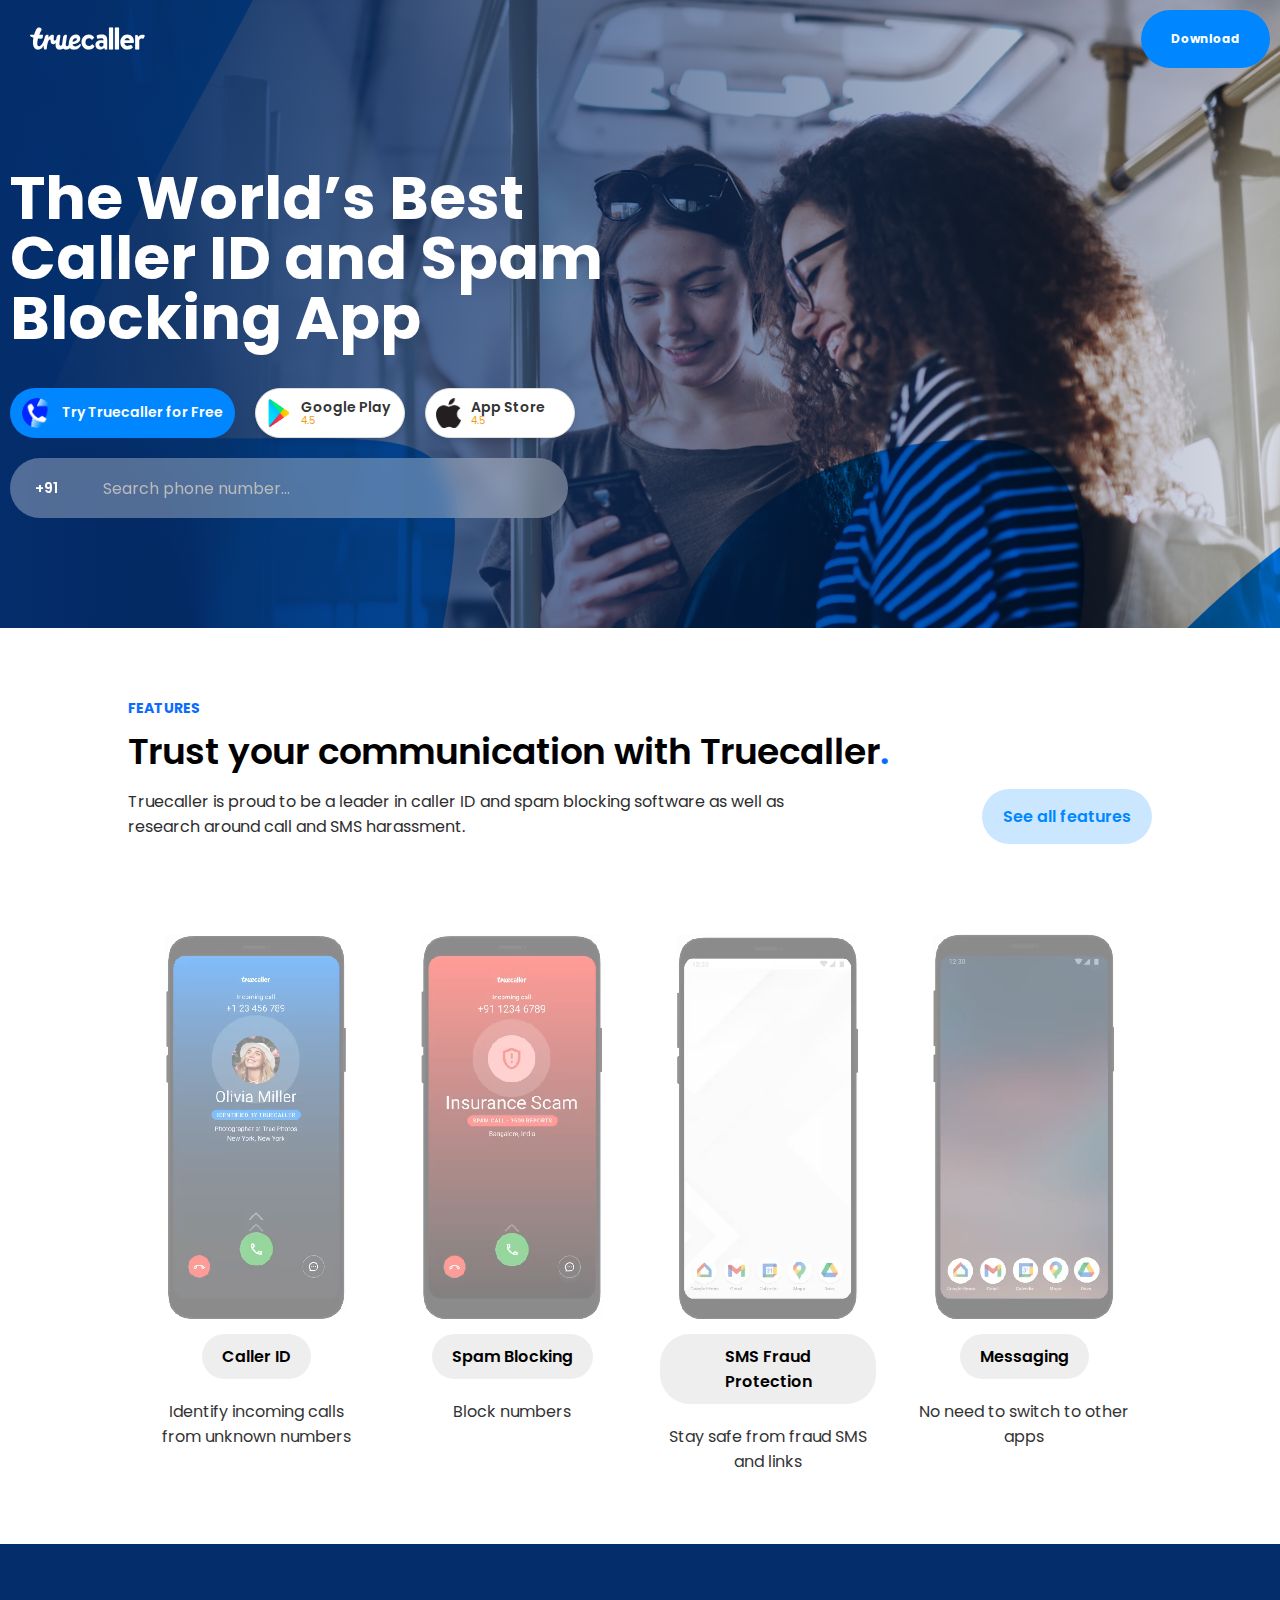
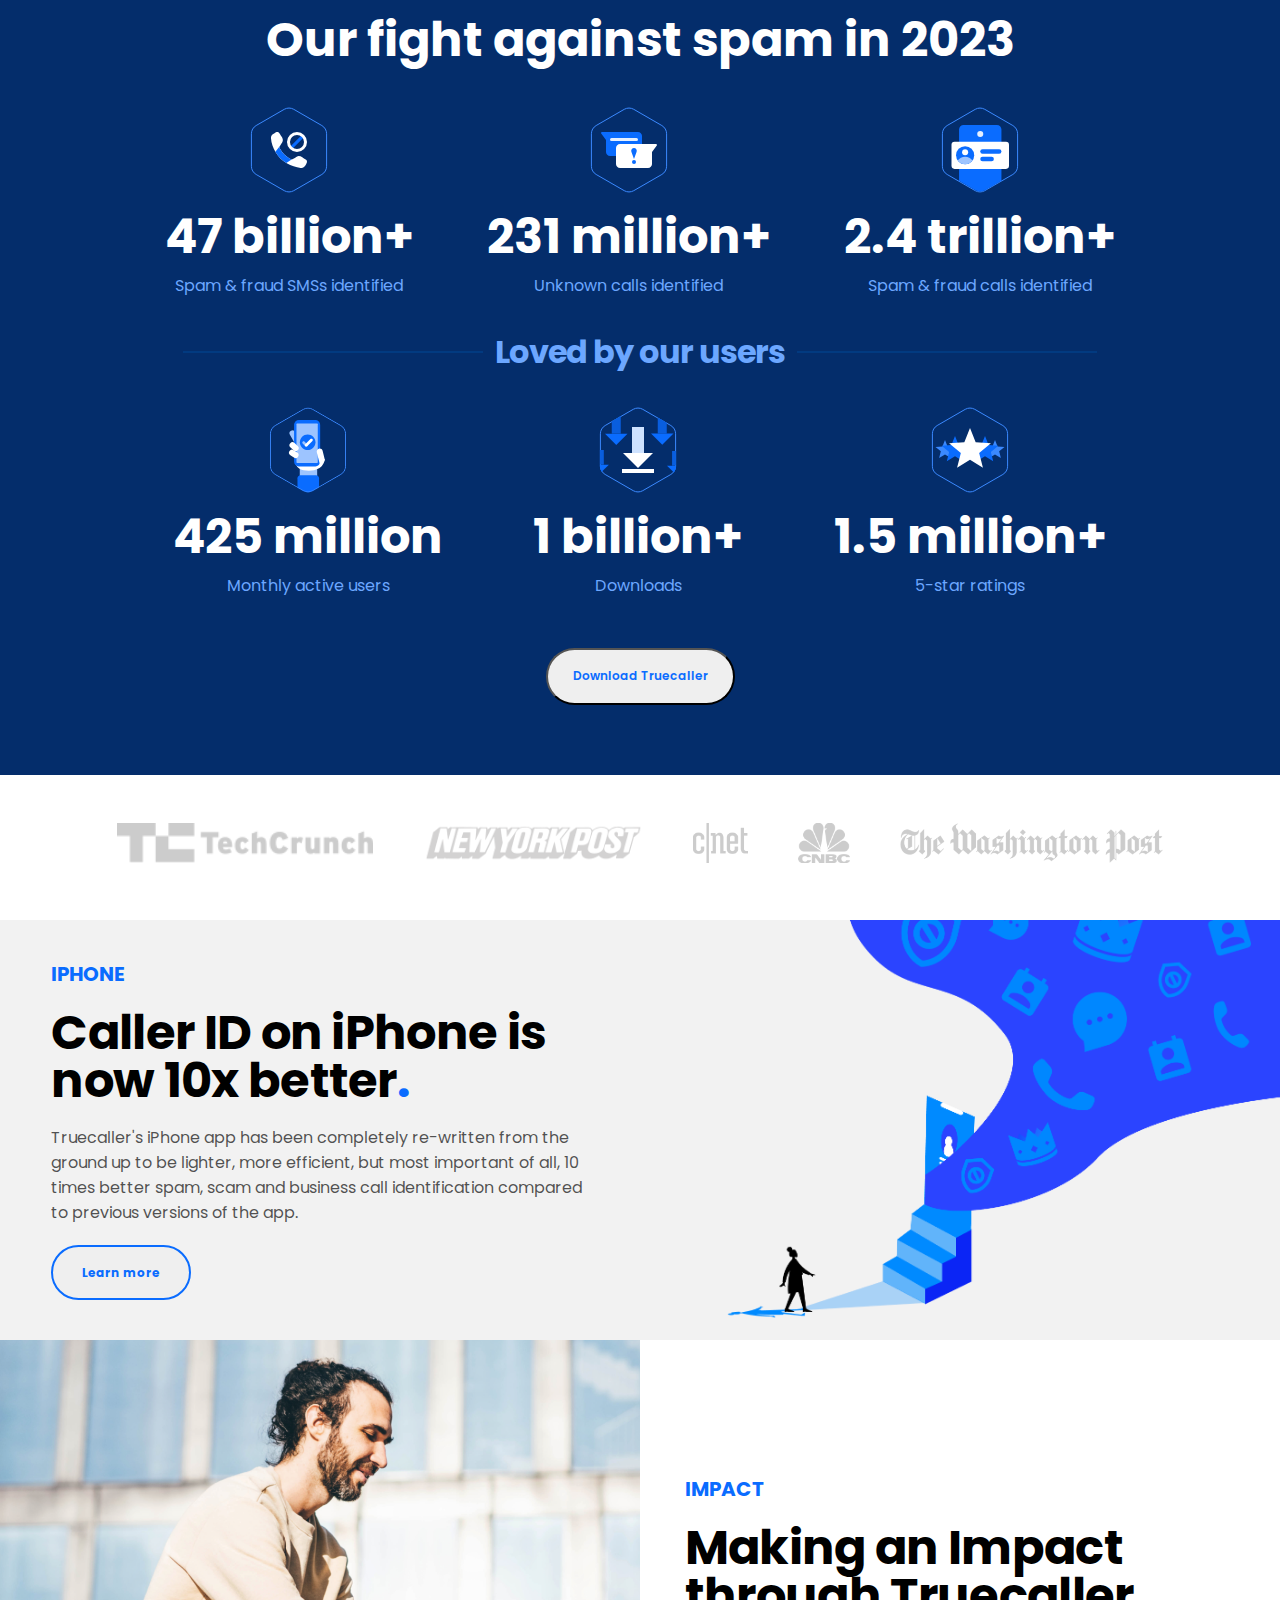
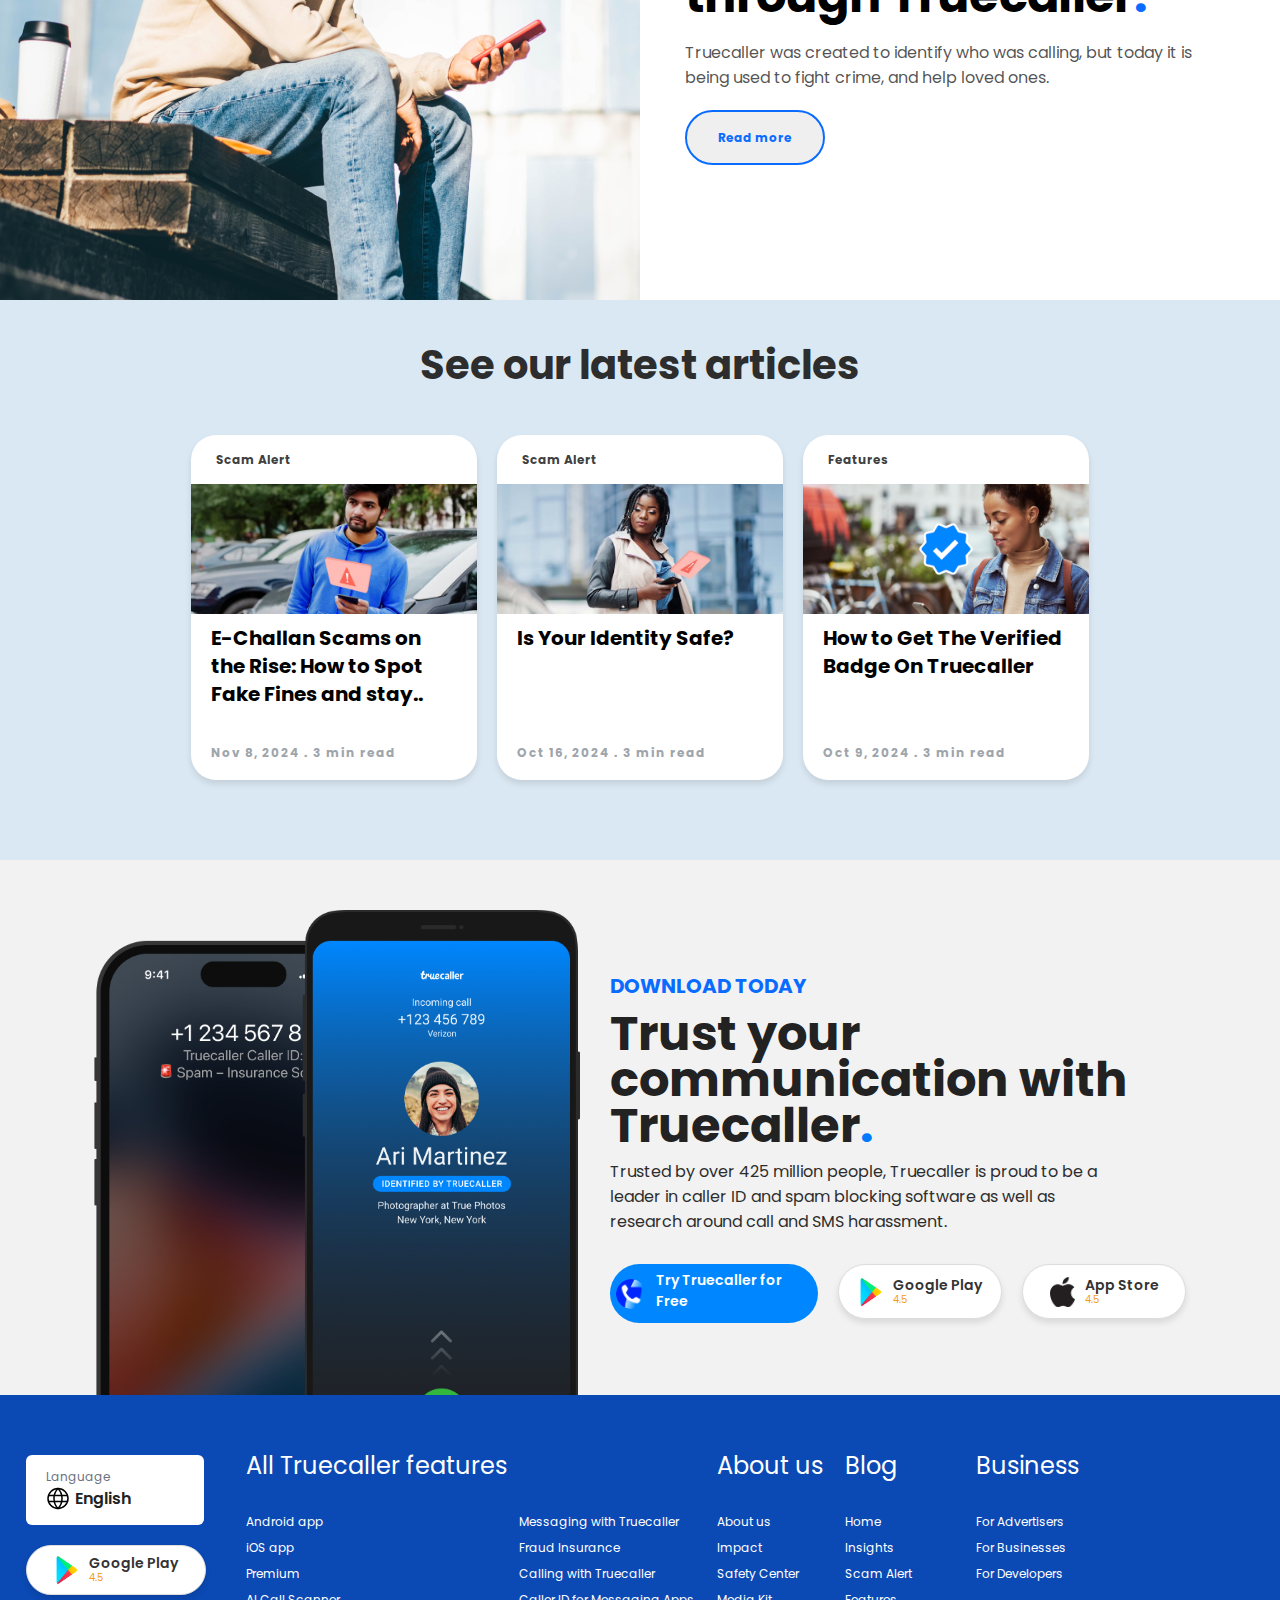
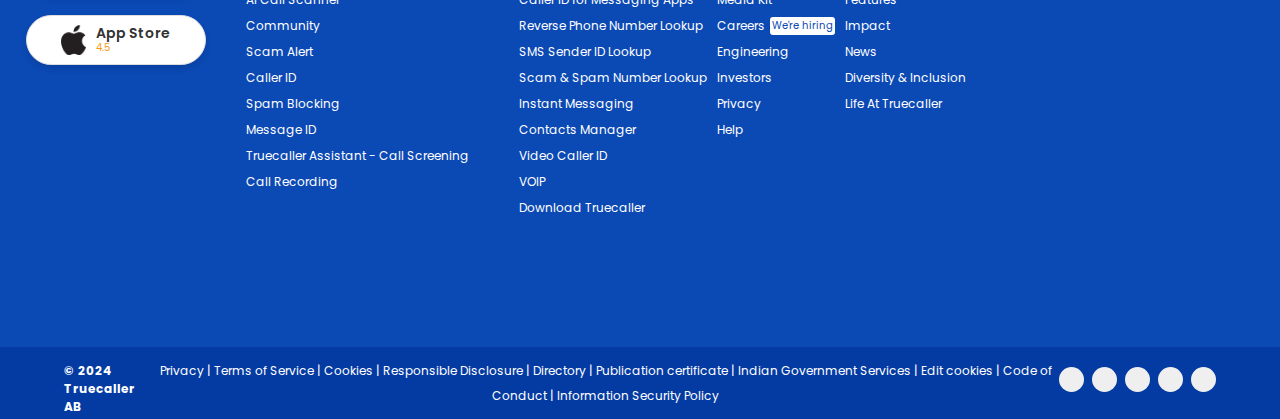
<file: index.html>
<!DOCTYPE html>
<html lang="en">

<head>
    <meta charset="UTF-8">
    <meta name="viewport" content="width=device-width, initial-scale=1.0">
    <link rel="icon" href="assets(namira)/fav-icon.png" type="image/x-icon">
    <title>Truecaller - Leading Global Caller ID & Call Blocking App</title>
    <link rel="stylesheet" href="styles.css">
    <link rel="stylesheet" href="https://cdnjs.cloudflare.com/ajax/libs/font-awesome/6.7.1/css/all.min.css"
        integrity="sha512-5Hs3dF2AEPkpNAR7UiOHba+lRSJNeM2ECkwxUIxC1Q/FLycGTbNapWXB4tP889k5T5Ju8fs4b1P5z/iB4nMfSQ=="
        crossorigin="anonymous" referrerpolicy="no-referrer" />
        
</head>

<body>

    <section class="main-section">

        <!-- header  -->
        <header>
            <div class="divv">
            <div class="logo-container">
            <a href="#" id="ham"><i class="fa-solid fa-bars"></i></a>
            <a href="#"><img src="assets(namira)/logo.svg" alt="trucaller-logo"></a>
        </div>
            <div class="nav-list">
                <ul>
                    <a href="android.html">
                        <li>Android app</li>
                    </a>
                    <a href="ios.html">
                        <li>ios app</li>
                    </a>
                    <a href="community.html">
                        <li>Community</li>
                    </a>
                    <a href="premium.html">
                        <li>Premium</li>
                    </a>
                    <a href="fraud_insurence.html">
                        <li>Fraud Insaurance</li><button class="btn">NEW</button>
                    </a>
                    <a href="business.html">
                        <li>Business</li>
                    </a>
                    <a href="scam-alert.html">
                        <li>Scam Alert</li><button class="btn">NEW</button>
                    </a>
                </ul>
            </div>
        </div>
            <div class="nav-right">
                <div class="nav-sidebar">
                    <div class="dropdown">
                        <select name="" id="">
                            <option style="color: white;">EN</option>
                            <option value="">English</option>
                            <option value="">Bahasa Indonesia</option>
                            <option value="">Español</option>
                            <option value="">عربي</option>
                            <option value="">Français</option>
                            <option value="">Português</option>
                            <option value="">Italiano</option>
                            <option value="">Svenska</option>
                            <option value="">हिन्दी</option>
                            <option value="">Melayu</option>
                            <option value="">বাংলা</option>
                            <option value="">Tiếng Việt</option>
                        </select>
                        <i class="fa-solid fa-caret-down"></i>
                    </div>

                    <div class="signin">
                        <i class="fa-solid fa-user"></i>
                        <span>Sign in</span>
                    </div>

                </div>
                <button class="download-btn">Download</button>
            </div>
        </header>

        <!-- hero-section  -->
         
        <section class="hero-section">
            <h1>The World’s Best Caller ID and Spam Blocking App</h1>

            <div class="button-container">
                <!-- Try Truecaller Button -->
                <div class="button-tc">
                    <img src="assets(namira)/fav-icon.png">
                    <span>Try Truecaller for Free</span>
                </div>

                <!-- Google Play Button -->
                <div class="hero-button googleplay" id="a">
                    <div class="button-content">
                        <img src="assets(namira)/playstore.png" alt="Google Play Logo">
                        <div class="text-content">
                            <span class="button-name">Google Play</span>
                            <div class="rating">
                                <span>4.5</span>
                                <div class="stars">
                                    <i class="fa-solid fa-star"></i>
                                    <i class="fa-solid fa-star"></i>
                                    <i class="fa-solid fa-star"></i>
                                    <i class="fa-solid fa-star"></i>
                                    <i class="fa-solid fa-star-half-stroke"></i>
                                </div>
                            </div>
                        </div>
                    </div>
                </div>


                <!-- App Store Button -->
                <div class="hero-button apple15" id="b">
                    <div class="button-content">
                        <img src="assets(namira)/apple.png" alt="app store">
                        <div class="text-content">
                            <span class="button-name">App Store</span>
                            <div class="rating">
                                <span>4.5</span>
                                <div class="stars">
                                    <i class="fa-solid fa-star"></i>
                                    <i class="fa-solid fa-star"></i>
                                    <i class="fa-solid fa-star"></i>
                                    <i class="fa-solid fa-star"></i>
                                    <i class="fa-solid fa-star-half-stroke"></i>
                                </div>
                            </div>
                        </div>
                    </div>
                </div>
            </div>

            <div class="search-container">
                <span class="country-code">+91</span>
                <div class="input-wrapper">
                    <input id="searching" type="text" placeholder="Search phone number..." />
                    <i class="fa-solid fa-magnifying-glass"></i>
                </div>
            </div>
        </section>
    </section>

    <!-- //feature section  -->
    <div class="feature-section">
        <div class="feature-details">
            <h3>FEATURES</h3>

            <div class="feature-heading">
                <p>Trust your communicatio­n with Truecaller<span>.</span></p>
                
            </div>
        </div>

        <div class="feature-text">
            <p>Truecaller is proud to be a leader in caller ID and spam blocking software as well as research around
                call and SMS harassment.</p>

            <a href="android.html"><button class="feature-btn1" id="sf-1">See all features</button></a>
        </div>

        <!-- //cards -->

        <div class="feature-card-section">

            <!-- //card-1  -->
            

            <div class="feature-card">
                <div class="feature-card-content">
                    <video src="assets(namira)/phone-vid-1.mp4" class="phone-image"></video>
                    <a href="caller_id.html"><button class="feature-card-button">Caller ID</button></a>
                </div>
                <div class="static-text">Identify incoming calls from unknown numbers</div>
            </div>

            <!-- //card-2  -->
            <div class="feature-card">
                <div class="feature-card-content">
                    <video src="assets(namira)/phone-vid-2.mp4" alt="Phone" class="phone-image"></video>
                    <a href="spam_call.html"><button class="feature-card-button">Spam Blocking</button></a>
                </div>
                <div class="static-text">Block numbers</div>
            </div>
            <!-- card  -->
            <!-- //card-3  -->
            <div class="feature-card">
                <div class="feature-card-content">
                    <video src="assets(namira)/phone-vid-3.mp4" alt="Phone" class="phone-image"></video>
                    <a href="message_id.html"><button class="feature-card-button">SMS Fraud Protection</button></a>
                </div>
                <div class="static-text">Stay safe from fraud SMS and links</div>
            </div>

            <!-- //card-4  -->
            <div class="feature-card">
                <div class="feature-card-content">
                    <video src="assets(namira)/phone-vid-4.mp4" alt="Phone" class="phone-image"></video>
                    <a href="messaging.html"><button class="feature-card-button">Messaging</button></a>
                </div>
                <div class="static-text">No need to switch to other apps</div>
            </div>
        </div>
    </div>

<div class="feature-text-1">
    <a href="android.html" style="text-decoration: none; "><button class="feature-btn1" id="sf-2">See all features</button></a>
</div>
    <!-- //section Our fight against spam in 2023  -->

    <section class="trust-section">
        <div class="trust-details">
            <h1>Our fight against spam in 2023</h1>


            <div class="trust-container">
                <!-- //container-1  -->
                <div class="trust-container-part">
                    <img src="assets(namira)/trustcontainer-img1.svg" alt="">
                    <h1>47 billion+</h1>
                    <p>Spam & fraud SMSs identified</p>
                </div>

                <!-- //container-2  -->
                <div class="trust-container-part">
                    <img src="assets(namira)/trustcontainer-img2.svg" alt="">
                    <h1>231 million+</h1>
                    <p>Unknown calls identified</p>
                </div>

                <!-- //container-3  -->
                <div class="trust-container-part">
                    <img src="assets(namira)/trustcontainer-img3.svg" alt="">
                    <h1>2.4 trillion+</h1>
                    <p>Spam & fraud calls identified</p>
                </div>
            </div>

            <div class="median">
            <div class="line"></div>
            <p class="hr-index">Loved by our users</p>
            <div class="line"></div>
            </div>
            


            <div class="trust-container">
                <!-- //container-4  -->
                <div class="trust-container-part">
                    <img src="assets(namira)/trustcontainer-img4.svg" alt="">
                    <h1>425 million</h1>
                    <p>Monthly active users</p>
                </div>

                <!-- //container-5  -->
                <div class="trust-container-part">
                    <img src="assets(namira)/trustcontainer-img5.svg" alt="">
                    <h1>1 billion+</h1>
                    <p>Downloads</p>
                </div>

                <!-- //container-6  -->
                <div class="trust-container-part">
                    <img src="assets(namira)/trustcontainer-img6.svg" alt="">
                    <h1>1.5 million+</h1>
                    <p>5-star ratings</p>
                </div>
            </div>
            <a href="download.html"><button class="trust-btn">Download Truecaller</button></a>
        </div>
    </section>

    <!-- // brand-logo-section  -->

    <section class="posterBg">
        <div class="poster">
            <a href=""><img src="assets(namira)/brand-logo-1.png" alt="poster" /></a>
            <a href=""><img src="assets(namira)/brand-logo-2.png" alt="poster" /></a>
            <a href=""><img src="assets(namira)/brand-logo-3.png" alt="poster" /></a>
            <a href=""><img src="assets(namira)/brand-logo-4.png" alt="poster" /></a>
            <a href=""><img src="assets(namira)/brand-logo-5.png" alt="poster" /></a>
        </div>
    </section>

    <!-- //iphone section  -->

    <section class="iphone-section">
        <div class="iphone-details">
            <h3>IPHONE</h1>
            <h1>Caller ID on iPhone is now 10x better<span>.</span></h1>
            <p>Truecaller's iPhone app has been completely re-written from the ground up to be lighter, more efficient, but most important of all, 10 times better spam, scam and business call identification compared to previous versions of the app.</p>
            <a href="ios.html"><button class="iphone-btn">Learn more</button></a>
        </div>
        <img src="assets(namira)/iphone-section.png" alt="iphone-section-img">
    </section>

    <!-- //impact-section  -->
    <section class="impact-section">
        <img src="assets(namira)/impact-section.png" alt="impact-section-img">
        <div class="impact-details">
            <h3>IMPACT</h1>
            <h1>Making an Impact through Truecaller<span>.</span></h1>
            <p>Truecaller was created to identify who was calling, but today it is being used to fight crime, and help loved ones.</p>
            <a href="read-more.html"><button class="impact-btn">Read more</button></a>
        </div>
    </section>

    <!-- //see our latest article  -->
      <div class="article-section">
        <div class="article-conatiner">
            <h3>See our latest articles</h3>

            <div class="article-box">
                <!-- //first-box  -->
                <a href="https://www.truecaller.com/blog/scam-alert/e-challan-scams-on-the-rise-how-to-spot-fake-fines-and-stay-scam-free" class="box-link">
                  <div class="box">
                    <h4><i class="fa-solid fa-circle"></i> Scam Alert</h4>
                    <img src="assets(namira)/article-img-1.avif" alt="article">
                    <h3>E-Challan Scams on the Rise: How to Spot Fake Fines and stay..</h3>
                    <h6>Nov 8, 2024 . 3 min read</h6>
                  </div>
                </a>
              
                <!-- //second-box  -->
                <a href="https://www.truecaller.com/blog/scam-alert/is-your-identity-safe" class="box-link">
                  <div class="box">
                    <h4><i class="fa-solid fa-circle"></i> Scam Alert</h4>
                    <img src="assets(namira)/article-img-2.jpg" alt="article">
                    <h3>Is Your Identity Safe?</h3>
                    <h6>Oct 16, 2024 . 3 min read</h6>
                  </div>
                </a>
              
                <!-- //third-box  -->
                <a href="https://www.truecaller.com/blog/features/truecaller-verified-badge" class="box-link">
                  <div class="box">
                    <h4><i id="green" class="fa-solid fa-circle"></i> Features</h4>
                    <img src="assets(namira)/article-img-3.png" alt="article">
                    <h3>How to Get The Verified Badge On Truecaller</h3>
                    <h6>Oct 9, 2024 . 3 min read</h6>
                  </div>
                </a>
              </div>
              
        </div>
    </div>


    <!-- //download-today-section  -->
    <section class="download-section">
        <img src="assets(namira)/download-img.png" alt="phone-img">
        
        <div class="download-container">
            <h3>DOWNLOAD TODAY</h3>
            <h1>Trust your communicatio­n with Truecaller<span>.</span></h1>
            <p>Trusted by over 425 million people, Truecaller is proud to be a leader in caller ID and spam blocking software as well as research around call and SMS harassment.</p>
            
            <!-- //icons  -->
            <div class="dwnld-container">
                <!-- Try Truecaller Button -->
                <div class="dwnld-button-tc">
                    <img src="assets(namira)/fav-icon.png">
                    <span>Try Truecaller for Free</span>
                </div>
                
                <!-- Google Play Button -->
               <div class="dwnld-button googleplay" id="gp-btn">
                    <div class="button-content">
                        <img src="assets(namira)/playstore.png" alt="Google Play Logo">
                        <div class="text-content">
                            <span class="button-name">Google Play</span>
                            <div class="rating">
                                <span>4.5</span>
                                <div class="stars">
                                    <i class="fa-solid fa-star"></i>
                                    <i class="fa-solid fa-star"></i>
                                    <i class="fa-solid fa-star"></i>
                                    <i class="fa-solid fa-star"></i>
                                    <i class="fa-solid fa-star-half-stroke"></i>
                                </div>
                            </div>
                        </div>
                    </div>
                </div>


                <!-- App Store Button -->
              <div class="dwnld-button apple15" id="ios-btn">
                    <div class="button-content">
                        <img src="assets(namira)/apple.png" alt="app store">
                        <div class="text-content">
                            <span class="button-name">App Store</span>
                            <div class="rating">
                                <span>4.5</span>
                                <div class="stars">
                                    <i class="fa-solid fa-star"></i>
                                    <i class="fa-solid fa-star"></i>
                                    <i class="fa-solid fa-star"></i>
                                    <i class="fa-solid fa-star"></i>
                                    <i class="fa-solid fa-star-half-stroke"></i>
                                </div>
                            </div>
                        </div>
                    </div>
                </div>
            </div>
        </div>
    </section>

    <!-- //footer  -->

    <footer>
    <div class="footer-section">
        <div class="footer-logo-container">
            <!-- //language button  -->
            <div class="language">
                <p>Language</p>
                <div class="lang">
                <img src="assets(namira)/globe.svg" alt="language">
                <p>English</p>
                </div>
            </div>

        <div class="footer-container">
            <!-- Google Play Button -->
            <div class="footer-button googleplay">
                <div class="button-content">
                    <img src="assets(namira)/playstore.png" alt="Google Play Logo">
                    <div class="text-content">
                        <span class="button-name">Google Play</span>
                        <div class="rating">
                            <span>4.5</span>
                            <div class="stars">
                                <i class="fa-solid fa-star"></i>
                                <i class="fa-solid fa-star"></i>
                                <i class="fa-solid fa-star"></i>
                                <i class="fa-solid fa-star"></i>
                                <i class="fa-solid fa-star-half-stroke"></i>
                            </div>
                        </div>
                    </div>
                </div>
            </div>


            <!-- App Store Button -->
            <div class="footer-button apple15">
                <div class="button-content">
                    <img src="assets(namira)/apple.png" alt="app store">
                    <div class="text-content">
                        <span class="button-name">App Store</span>
                        <div class="rating">
                            <span>4.5</span>
                            <div class="stars">
                                <i class="fa-solid fa-star"></i>
                                <i class="fa-solid fa-star"></i>
                                <i class="fa-solid fa-star"></i>
                                <i class="fa-solid fa-star"></i>
                                <i class="fa-solid fa-star-half-stroke"></i>
                            </div>
                        </div>
                    </div>
                </div>
            </div>
        </div>
    </div>

    <!-- //footer-details  -->
            <!-- //All Truecaller features  -->
             <div class="topics">
            <div class="first-footer-detail">
            <p>All Truecaller features  <i class="fa-solid fa-caret-down" id="arrow"></i></p>
            <div class="tc-features">
                <div class="part-1">
                    <ul>
                        <a href="android.html"><li>Android app</li></a>
                        <a href="ios.html"><li>iOS app</li></a>
                        <a href="premium.html"><li>Premium</li></a>
                        <a href="https://www.truecaller.com/ai-call-scanner?utm_source=WebMain&utm_medium=Footer"><li>AI Call Scanner</li></a>
                        <a href="community.html"><li>Community</li></a>
                        <a href="scam-alert.html"><li>Scam Alert</li></a>
                        <a href="android.html"><li>Caller ID</li></a>
                        <a href="spam_call.html"><li>Spam Blocking</li></a>
                        <a href="message_id.html"><li>Message ID</li></a>
                        <a href="https://www.truecaller.com/call-screening?utm_source=WebMain&utm_medium=Footer"><li>Truecaller Assistant - Call Screening</li></a>
                        <a href="call-recording.html"><li>Call Recording</li></a>
                        
                    </ul>
                </div>

                <div class="part-2">
                    <ul>
                        <a href="messaging.html"><li>Messaging with Truecaller</li></a>
                        <a href="fraud_insurence.html"><li>Fraud Insurance</li></a>
                        <a href="calling-with-tc.html"><li>Calling with Truecaller</li></a>
                        <a href="https://www.truecaller.com/send-whatsapp-without-saving-number-and-message-caller-id-for-messaging-apps?utm_source=WebMain&utm_medium=Footer"><li>Caller ID for Messaging Apps</li></a>
                        <a href="https://www.truecaller.com/reverse-phone-number-lookup?utm_source=WebMain&utm_medium=Footer"><li>Reverse Phone Number Lookup</li></a>
                        <a href="https://www.truecaller.com/reverse-phone-number-lookup?utm_source=WebMain&utm_medium=Footer"><li>SMS Sender ID Lookup</li></a>
                        <a href="https://www.truecaller.com/spam-scam-phone-number-lookup?utm_source=WebMain&utm_medium=Footer"><li>Scam & Spam Number Lookup</li></a>
                        <a href="message_id.html"><li>Instant Messaging</li></a>
                        <a href="https://www.truecaller.com/manage-contacts-create-edit-delete-contacts?utm_source=WebMain&utm_medium=Footer"><li>Contacts Manager</li></a>
                        <a href="https://www.truecaller.com/video-caller-id?utm_source=WebMain&utm_medium=Footer"><li>Video Caller ID</li></a>
                        <a href="https://www.truecaller.com/voip?utm_source=WebMain&utm_medium=Footer"><li>VOIP</li></a>
                        <a href="download.html"><li>Download Truecaller</li></a>
                        
                    </ul>
                </div>
            </div>
            </div>
   

        <!-- //about  -->
        <div class="tc-about-us">
            <p>About us  <i class="fa-solid fa-caret-down" id="arrow"></i></p>
            <div class="tc-features">
                <div class="part-1">
                    <ul>
                        <a href="https://www.truecaller.com/about?utm_source=WebMain&utm_medium=Footer"><li>About us</li></a>
                        <a href="https://www.truecaller.com/blog/category/impact?utm_source=WebMain&utm_medium=Footer"><li>Impact</li></a>
                        <a href="https://www.truecaller.com/safety?utm_source=WebMain&utm_medium=Footer"><li>Safety Center</li></a>
                        <a href="https://corporate.truecaller.com/newsroom/media-kit?utm_source=WebMain&utm_medium=Footer"><li>Media Kit</li></a>
                        <a class="about-hiring" href="https://www.truecaller.com/careers?utm_source=WebMain&utm_medium=Footer"><li>Careers</li><button id="hiring-btn">We're hiring</button></a>
                        <a href="https://www.truecaller.com/engineering/?utm_source=WebMain&utm_medium=Footer"><li>Engineering</li></a>
                        <a href="https://corporate.truecaller.com/?utm_source=WebMain&utm_medium=Footer"><li>Investors</li></a>
                        <a href="https://www.truecaller.com/privacy/privacy-center?utm_source=WebMain&utm_medium=Footer"><li>Privacy</li></a>
                        <a href="https://support.truecaller.com/support/home"><li>Help</li></a>
                        
                    </ul>
                </div>
            </div>
        </div>

        <!-- //blog  -->
        <div class="tc-about-us">
            <p>Blog  <i class="fa-solid fa-caret-down"  id="arrow"></i></p>
            <div class="tc-features">
                <div class="part-1">
                    <ul>
                        <a href="https://www.truecaller.com/blog?utm_source=WebMain&utm_medium=Footer"><li>Home</li></a>
                        <a href="https://www.truecaller.com/blog/category/insights?utm_source=WebMain&utm_medium=Footer"><li>Insights</li></a>
                        <a href="https://www.truecaller.com/blog/category/scam-alert?utm_source=WebMain&utm_medium=Footer"><li>Scam Alert</li></a>
                        <a href="https://www.truecaller.com/blog/category/features?utm_source=WebMain&utm_medium=Footer"><li>Features</li></a>
                        <a href="https://www.truecaller.com/blog/category/impact?utm_source=WebMain&utm_medium=Footer"><li>Impact</li></a>
                        <a href="https://www.truecaller.com/blog/category/news?utm_source=WebMain&utm_medium=Footer"><li>News</li></a>
                        <a href="https://www.truecaller.com/blog/category/diversity-and-inclusion?utm_source=WebMain&utm_medium=Footer"><li>Diversity & Inclusion</li></a>
                        <a href="https://www.truecaller.com/blog/category/life-at-truecaller?utm_source=WebMain&utm_medium=Footer"><li>Life At Truecaller</li></a>   
                    </ul>
                </div>
            </div>
        </div>

        <!-- // business  -->
        <div class="tc-about-us">
            <p>Business  <i class="fa-solid fa-caret-down" id="arrow"></i></p>
            <div class="tc-features">
                <div class="part-1">
                    <ul>
                        <a href="https://advertisers.truecaller.com"><li>For Advertisers</li></a>
                        <a href="business.html"><li>For Businesses</li></a>
                        <a href="https://developer.truecaller.com"><li>For Developers</li></a>                      
                    </ul>
                </div>
            </div>
        </div>
    </div>
</div>
    </footer>

    <!-- //footer-end  -->

    <section class="end-part">
        <div class="end-content">
            <div class="endd">
            <div class="end-bottom">
                <p>© 2024 Truecaller AB</p>
              </div>
        <!--  -->
          <div class="end-links">
            <a href="#">Privacy |</a>
            <a href="#">Terms of Service |</a>
            <a href="#">Cookies |</a>
            <a href="#">Responsible Disclosure |</a>
            <a href="#">Directory |</a>
            <a href="#">Publication certificate |</a>
            <a href="#">Indian Government Services |</a>
            <a href="#">Edit cookies |</a>
            <a href="#">Code of Conduct |</a>
            <a href="#">Information Security Policy</a>
          </div></div>
           <!-- // -->
          <div class="end-social-icons">
            <a href="https://www.facebook.com/Truecaller/"><button><i class="fa-brands fa-facebook-f"></i></button></a>
            <a href="https://x.com/truecaller"><button><i class="fa-brands fa-x-twitter"></i></button></a>
            <a href="https://www.instagram.com/truecaller/"><button><i class="fa-brands fa-instagram"></i></button></a>
            <a href="https://www.youtube.com/channel/UCtz1lDuJXH7ShIa6n4UAEAg"><button><i class="fa-brands fa-youtube"></i></button></a>
            <a href="https://www.linkedin.com/company/truecaller/"><button><i class="fa-brands fa-linkedin-in"></i></button></a>
          </div>
          <!--  -->
        </div>
      </section >
      <script src="script.js"></script>
</body>
</html>
</file>
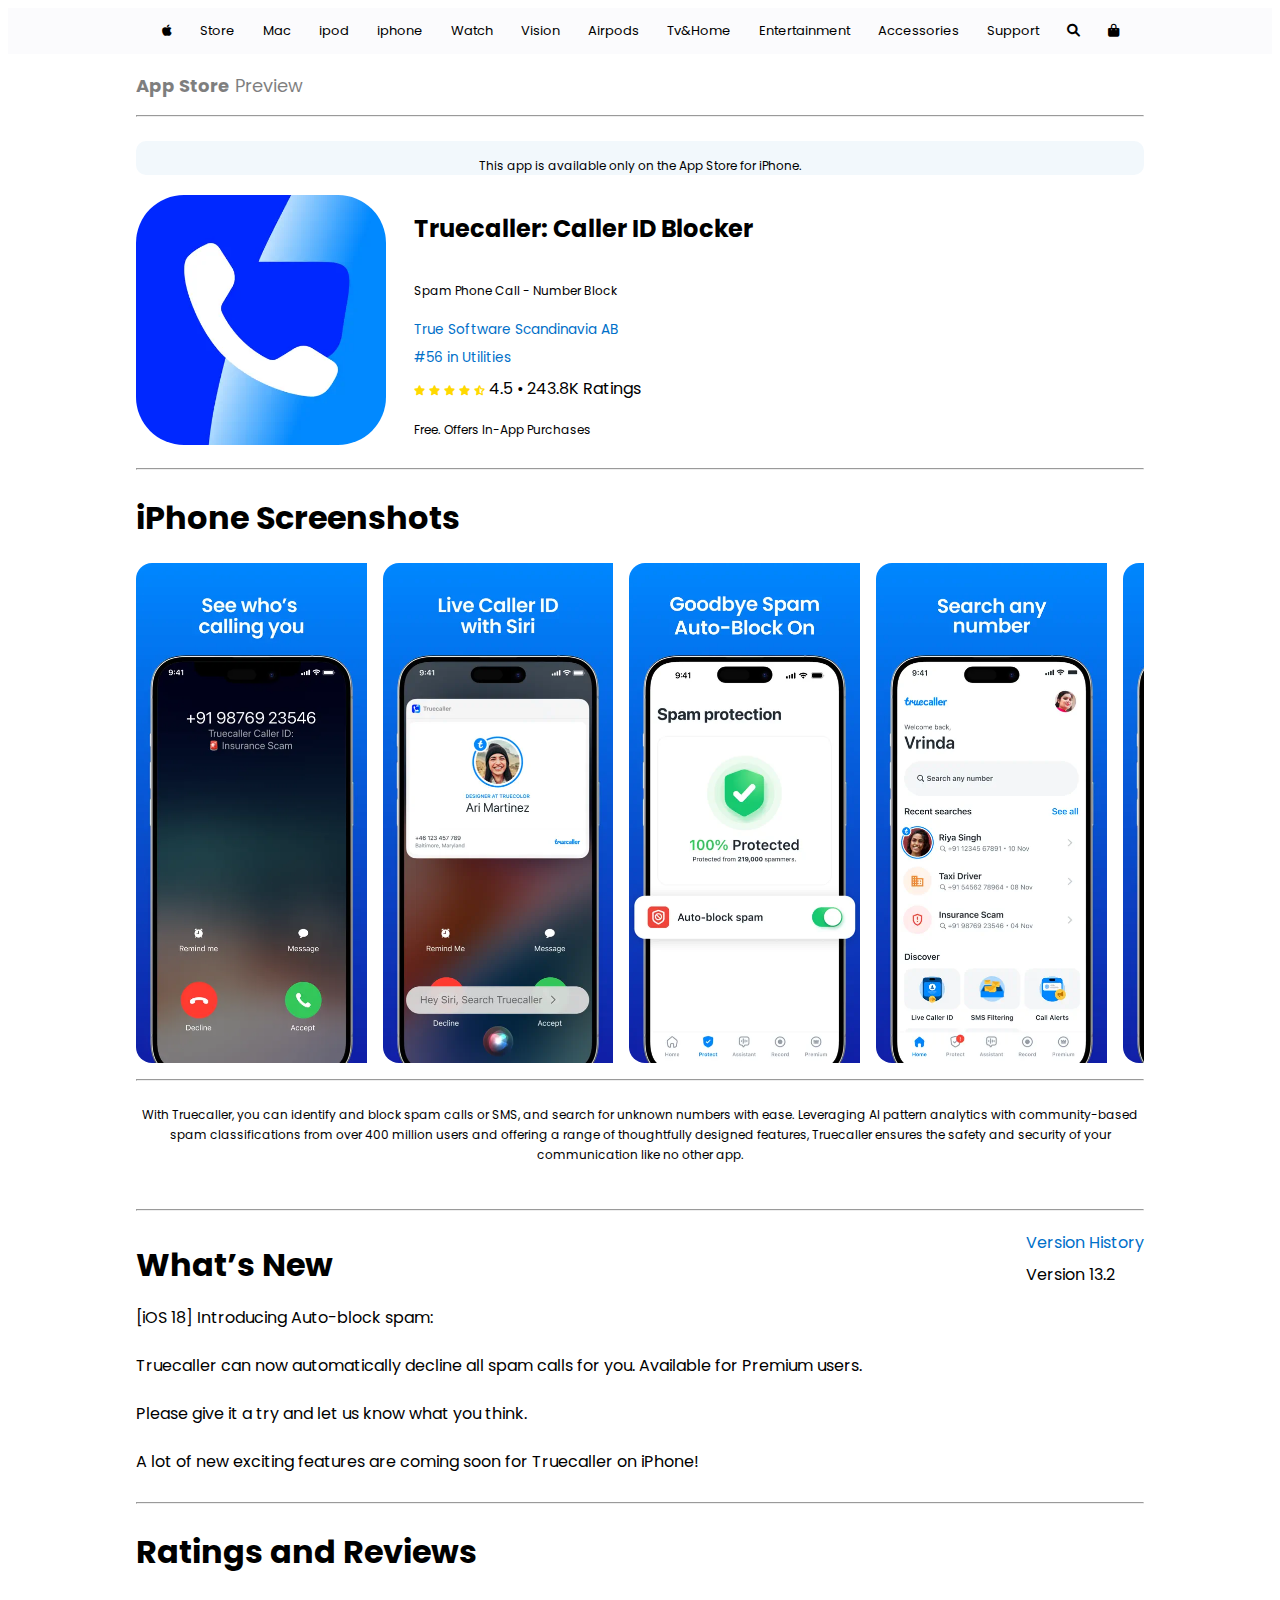
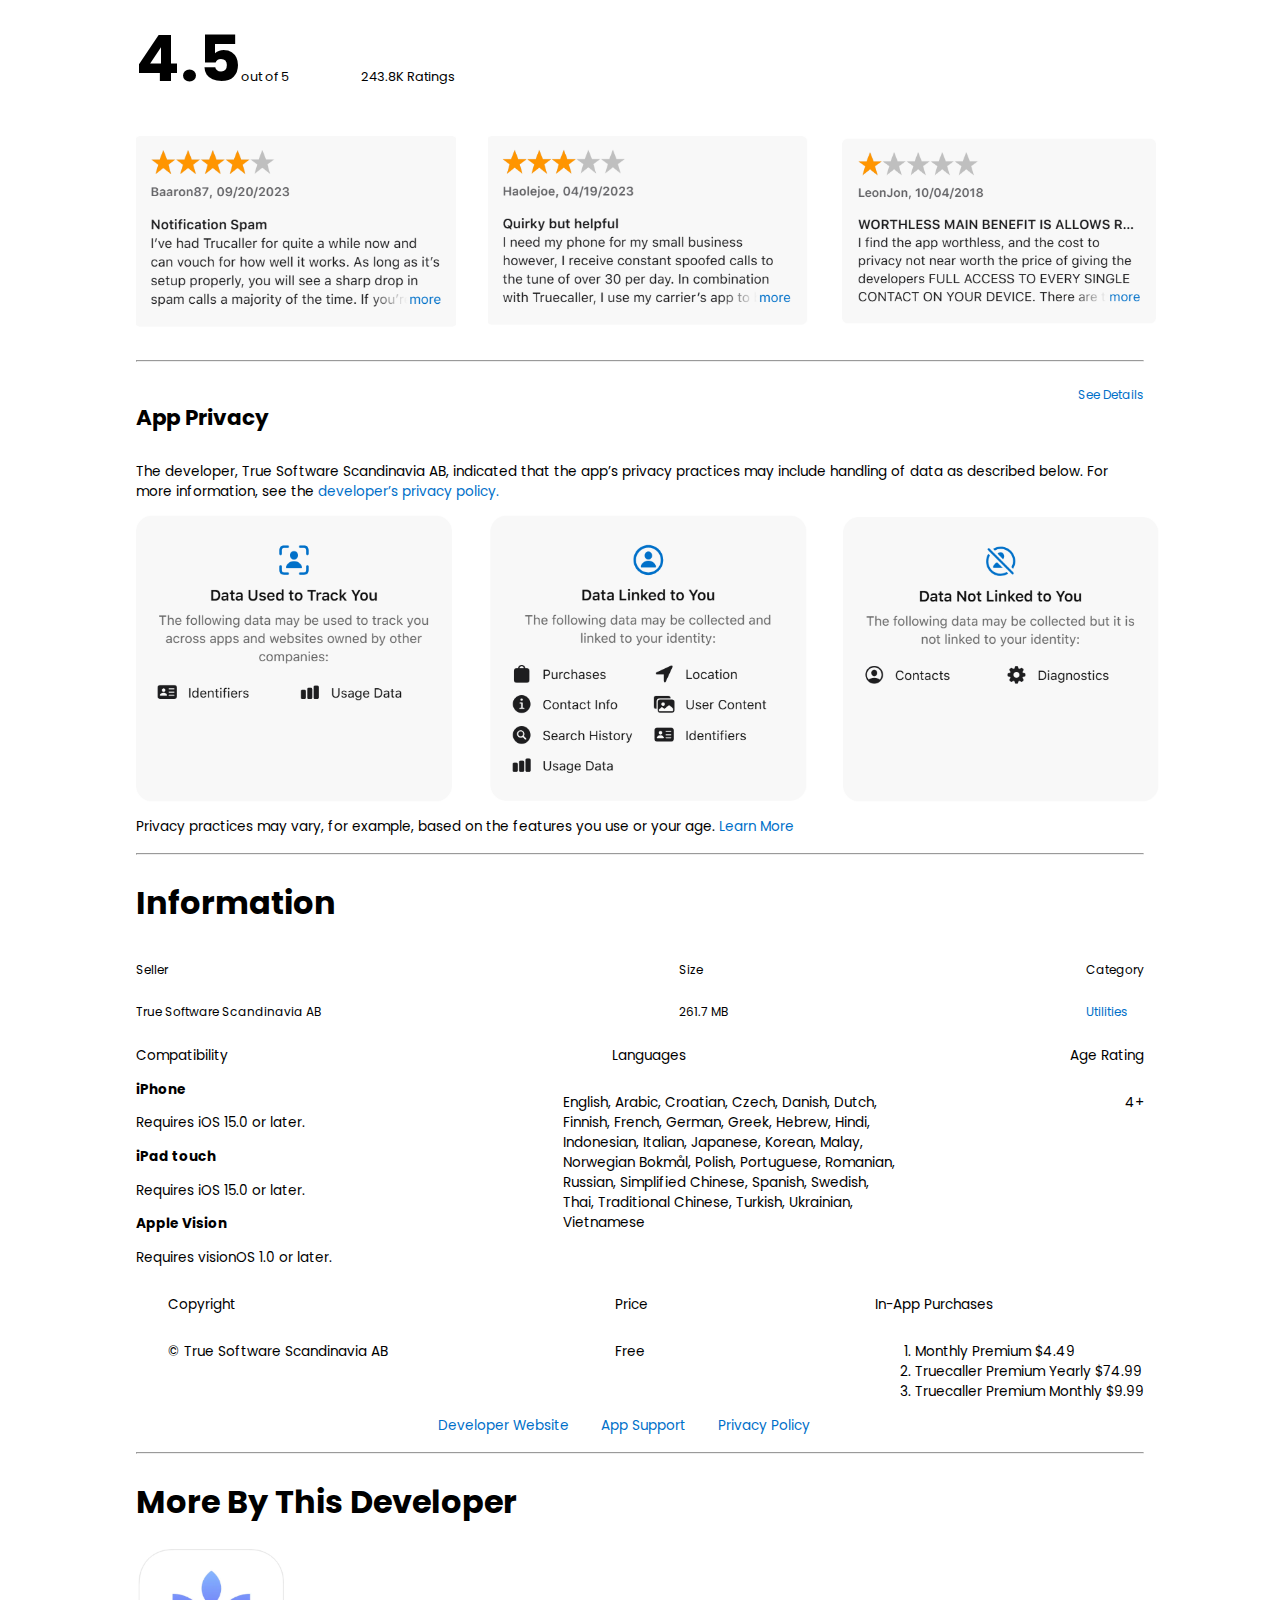
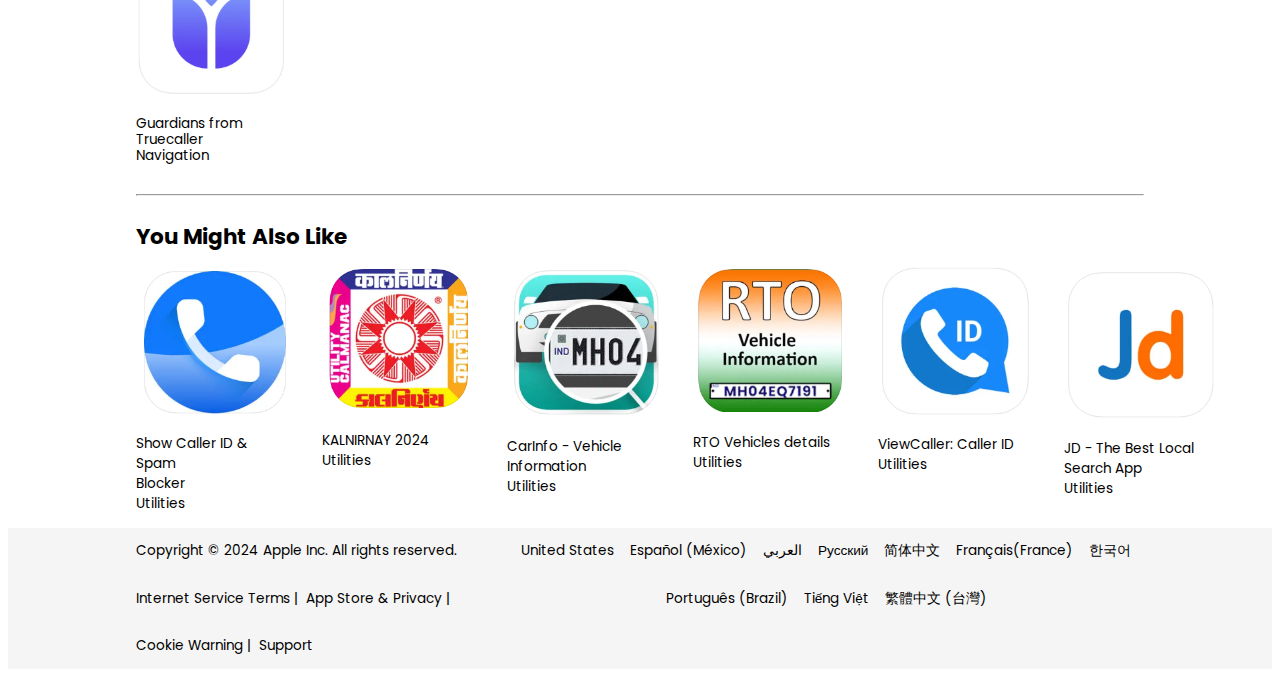
<file: app-store.html>
<!DOCTYPE html>
<html lang="en">
<head>
  <meta charset="UTF-8">
  <meta name="viewport" content="width=device-width, initial-scale=1.0">
  <link rel="icon" href="assests(sunil)/app-fabicon.jpeg" type="image/x-icon">
  <title>App store</title>
  <link href="https://cdnjs.cloudflare.com/ajax/libs/font-awesome/6.0.0/css/all.min.css" rel="stylesheet">
  <link rel="stylesheet" href="./app-store.css">
</head>
<body>
  <nav>
    <div class="navbar">
        <div class="navbar1">
         <a href="https://www.apple.com/" style="color:black"> <i class="fab fa-apple"></i></a>
        <p class="pp">Store</p>
        <p class="pp">Mac</p>
        <p class="pp">ipod</p>
        <p class="pp">iphone</p>
        <p class="pp">Watch</p>
        <p class="pp">Vision</p>
        <p class="pp">Airpods</p>
        <p class="pp">Tv&Home</p>
        <p class="pp">Entertainment</p>
        <p class="pp">Accessories</p>
        <p class="pp">Support</p>
        <a href=""style="color: black;"><i class="fas fa-magnifying-glass" ></i></a>
        <a href=""style="color: black;"><i class="fas fa-shopping-bag" ></i></a>
        </div>
    </div>
  </nav>
  <main>
    <div class="hero-section">
        <p><strong>App Store</strong> Preview</p>

    </div>
    <hr>
    <div class="banner">
        <p>This app is available only on the App Store for iPhone.</p>
    </div>
    <section class="first">
        <div class="first-info">
            <div class="first-pic">
                <img src="./assests(sunil)/first-img.webp" alt="">
            </div>
            <div class="first-text">
                <h1>Truecaller: Caller ID Blocker</h1> 
                <p>Spam Phone Call - Number Block</p>
                <a href="https://apps.apple.com/us/developer/true-software-scandinavia-ab/id336142200">True Software Scandinavia AB</a>
                <a href="https://apps.apple.com/us/charts/iphone/utilities-apps/6002">#56 in Utilities</a>
                <div class="stars">
                    <i class="fas fa-star"></i>
                    <i class="fas fa-star"></i>
                    <i class="fas fa-star"></i>
                    <i class="fas fa-star"></i>
                    <i class="fas fa-star-half-alt"></i> 
                    <span>4.5 • 243.8K Ratings</span>
                </div>
                <p>Free. <span>  </span>  Offers In-App Purchases</p>
            </div>
        </div>
        <hr>
    </section>
    <section class="second">
        <div class="second-text">
            <h1>iPhone Screenshots</h1>
        </div>
        <div class="screenshots">
            <img src="./assests(sunil)/screenshot-1.webp" alt="">
            <img src="./assests(sunil)/screenshot-2.webp" alt="">
            <img src="./assests(sunil)/screenshot-3.webp" alt="">
            <img src="./assests(sunil)/screenshot-4.webp" alt="">
            <img src="./assests(sunil)/screenshot-5.webp" alt="">
            <img src="./assests(sunil)/screenshot-6.webp" alt="">
            <img src="./assests(sunil)/screenshot-7.webp" alt="">
            <img src="./assests(sunil)/screenshot-8.webp" alt="">
            <img src="./assests(sunil)/screenshot-9.webp" alt="">
        </div>
    </section>
    <hr>
    <section class="three">
        <div class="three-text">
            <p>With Truecaller, you can identify and block spam calls or SMS, and search for unknown numbers with ease. Leveraging AI pattern analytics with community-based spam classifications from over 400 million users and offering a range of thoughtfully designed features, Truecaller ensures the safety and security of your communication like no other app.
            </p>
        </div>
    </section>
    <hr>
    <section class="four">
        <div class="four-info">
            <div class="four-info1">
                <h1>What’s New</h1>
                <p>[iOS 18] Introducing Auto-block spam:</p>
                <p>Truecaller can now automatically decline all spam calls for you. Available for Premium users.</p>
                <p>Please give it a try and let us know what you think.</p>
                <p>A lot of new exciting features are coming soon for Truecaller on iPhone!</p>
            </div>
            <div class="four-info2">
                <a href=""style="color: #0070c9;">Version History</a>
                <p>Version 13.2</p>
            </div>
        </div>
    </section>
    <hr>
    <section class="five">
        <div class="five-info1">
            <h1>Ratings and Reviews</h1>
        </div>
        <div class="five-info2">
            <div class="five-info-heading">
                <p><strong>4.5</strong>out of 5</p>
                
            </div>
            <p>243.8K Ratings</p>
        </div>
    </section>
    <section class="six">
        <div class="six-pic">
            <img src="./assests(sunil)/six-1.png" alt="">
            <img src="./assests(sunil)/six-2.png" alt="">
            <img src="./assests(sunil)/six-3.png" alt="">
        </div>
    </section>
    <hr>
    <section class="seven">
        <div class="seven-info1">
            <h1>App Privacy</h1>
            <a href=""style="color: #0070c9;">See Details</a>
        </div>
        <div class="seven-info2">
            <p>The developer, True Software Scandinavia AB, indicated that the app’s privacy practices may include handling of data as described below. For more information, see the<a href=""style="color: #0070c9;"> developer’s privacy policy.</a></p>
            
        </div>
        <div class="seven-pic">
            <img src="./assests(sunil)/seven-1.png" alt="">
            <img src="./assests(sunil)/seven-2.png" alt="">
            <img src="./assests(sunil)/seven-3.png" alt="">
        </div>
        <div class="seven-info3">
            <p>Privacy practices may vary, for example, based on the features you use or your age. <a href=""style="color: #0070c9;"> Learn More</a></p>
           
        </div>
    </section>
    <hr>
    <section class="eight">
        <h1>Information</h1>
        <div class="eight-info1">
            <div class="eight-first">
                <p>Seller</p>
                <p>True Software Scandinavia AB</p>

            </div>
            <div class="eight-first">
                <p>Size</p>
                <p>261.7 MB</p>
            </div>
            <div class="eight-first">
                <p>Category</p>
                <p><a href=""style="color: #0070c9;">Utilities</a></p>
                
            </div>
        </div>
        <div class="eight-second">
            <p>Compatibility</p>
            <p>Languages</p>
            <p>Age Rating</p>
        </div>
        <div class="eight-info3">
            <div class="eight-third">
                <div class="eight-third1">
                    <strong>iPhone</strong>
                    <p>Requires iOS 15.0 or later.</p>
                </div>
                <div class="eight-third1">
                    <strong>iPad touch</strong>
                    <p>Requires iOS 15.0 or later.</p>
                </div>
                <div class="eight-third1">
                    <strong> Apple Vision</strong>
                    <p>Requires visionOS 1.0 or later.</p>
                </div>
            </div>
            <div class="eight-third2">
                <p>English, Arabic, Croatian, Czech, Danish, Dutch, <br>Finnish, French, German, Greek, Hebrew, Hindi, <br> Indonesian, Italian, Japanese, Korean, Malay,<br> Norwegian Bokmål, Polish, Portuguese, Romanian,<br> Russian, Simplified Chinese, Spanish, Swedish, <br>Thai, Traditional Chinese, Turkish, Ukrainian, <br> Vietnamese</p>
            </div>
            <div class="eight-third3">
                <p>4+</p>
            </div>
            
            </div>
    </section>
    <div class="eight-four">
        <div class="eight-four1">
            <p>Copyright</p>
            <p>© True Software Scandinavia AB</p>
        </div>
        <div class="eight-four1">
            <p>Price</p>
            <p>Free</p>
        </div>
        <div class="eight-four1">
            <p>In-App Purchases</p>
            <ol>
                <li>Monthly Premium <span>   $4.49</span></li>
                <li>Truecaller Premium Yearly <span>   $74.99</span></li>
                <li>Truecaller Premium Monthly <span>   $9.99</span></li>
            </ol>
        </div>
    </div>
    <div class="eight-five">
        <a href="https://www.truecaller.com/" style="color: #0070c9;">Developer Website </a>
        <a href="https://support.truecaller.com/support/solutions/81000196633"style="color: #0070c9;">App Support </a>
        <a href="https://www.truecaller.com/privacy/our-privacy-policy/privacy-policy"style="color: #0070c9;">Privacy Policy</a>
    </div>
    <hr>
    <div class="section-9">
        <h1>More By This Developer</h1>
        <div class="section-nine">
            <div class="section-nine1">
                <div class="nine-img">
                    <a href="https://apps.apple.com/us/app/guardians-from-truecaller/id1554086870"><img src="./assests(sunil)/nine-1.png" alt=""></a>
                    
                </div>
                <div class="nine-text">
                    <p>Guardians from <br>Truecaller <br>Navigation</p>
                </div>
            </div>
        </div>
        
    </div>  
    <hr>
    <section class="ten">
        <h1>You Might Also Like</h1>
        <div class="ten1">
            <div class="ten-info">
                <a href="https://apps.apple.com/us/app/show-caller-id-spam-blocker/id6450506574"><img src="./assests(sunil)/ten-1.png" alt=""></a>
                <p>Show Caller ID & Spam <br>Blocker <br>
                    Utilities</p>
            </div>
            <div class="ten-info">
                <a href="https://apps.apple.com/us/app/kalnirnay-2024/id955413793"><img src="./assests(sunil)/ten-2.png" alt=""></a> 
                <p>KALNIRNAY 2024 <br>
                    Utilities</p>
            </div>
            <div class="ten-info">
                <a href="https://apps.apple.com/us/app/carinfo-vehicle-information/id1146173741"><img src="./assests(sunil)/ten-3.png" alt=""></a>
                <p>CarInfo - Vehicle Information <br>
                    Utilities</p>
            </div>
            <div class="ten-info">
                <a href="https://apps.apple.com/us/app/rto-vehicles-details/id6444913994"><img src="./assests(sunil)/ten-4.png" alt=""></a>
                <p>RTO Vehicles details <br>
                    Utilities</p>
            </div>
            <div class="ten-info">
                <a href="https://apps.apple.com/us/app/viewcaller-caller-id/id1488464489"><img src="./assests(sunil)/ten-5.png" alt=""></a>
                <p>ViewCaller: Caller ID <br>
                    Utilities</p>
            </div>
            <div class="ten-info">
                <a href="https://apps.apple.com/us/app/jd-the-best-local-search-app/id624946027"> <img src="./assests(sunil)/ten-6.png" alt=""></a>
                <p>JD - The Best Local Search App <br>
                    Utilities</p>
            </div>
        </div>
    </section>
        
    <section class="eleven">
        <div class="eleven1">
            <p>Copyright © 2024 Apple Inc. All rights reserved.</p>
            <p><a href="https://www.apple.com/legal/internet-services/">Internet Service Terms |</a> <a href="https://www.apple.com/legal/privacy/data/en/app-store/"> App Store & Privacy |</a></p>
            <p><a href="https://www.apple.com/legal/privacy/en-ww/cookies/">Cookie Warning |</a> <a href="https://support.apple.com/billing"> Support</a></p>
        </div>
        <div class="eleven2">
            <p><a href="">United States</a><a href="https://apps.apple.com/us/app/truecaller-detector-llamadas/id448142450?l=es-MX">Español (México)</a><a href="https://apps.apple.com/us/app/truecaller-%D8%AD%D8%B8%D8%B1-%D8%A7%D9%84%D9%85%D9%83%D8%A7%D9%84%D9%85%D8%A7%D8%AA/id448142450?l=ar">العربي</a><a href="https://apps.apple.com/us/app/truecaller-%D0%B1%D0%BB%D0%BE%D0%BA%D0%B8%D1%80%D0%BE%D0%B2%D0%BA%D0%B0-%D1%81%D0%BF%D0%B0%D0%BC%D0%B0/id448142450?l=ru">Русский</a><a href="https://apps.apple.com/us/app/truecaller-caller-id-blocker/id448142450?l=zh-Hans-CN">简体中文</a><a href="https://apps.apple.com/us/app/truecaller-sais-qui-tappelle/id448142450?l=fr-FR">Français(France)</a><a href="https://apps.apple.com/us/app/truecaller-%EB%B0%9C%EC%8B%A0%EC%9E%90-%ED%91%9C%EC%8B%9C-%EB%B0%8F-%EC%8A%A4%ED%8C%B8-%EC%B0%A8%EB%8B%A8/id448142450?l=ko">한국어</a></p>

            <p><a href="https://apps.apple.com/us/app/truecaller-bloqueio-de-spam/id448142450?l=pt-BR">Português (Brazil)</a><a href="https://apps.apple.com/us/app/truecaller-x%C3%A1c-%C4%91%E1%BB%8Bnh-cu%E1%BB%99c-g%E1%BB%8Di/id448142450?l=vi">Tiếng Việt</a><a href="https://apps.apple.com/us/app/truecaller-caller-id-blocker/id448142450?l=zh-Hant-TW">繁體中文 (台灣)</a></p>
        </div>
    </section>
  </main>
  
</body>
</html>
</file>
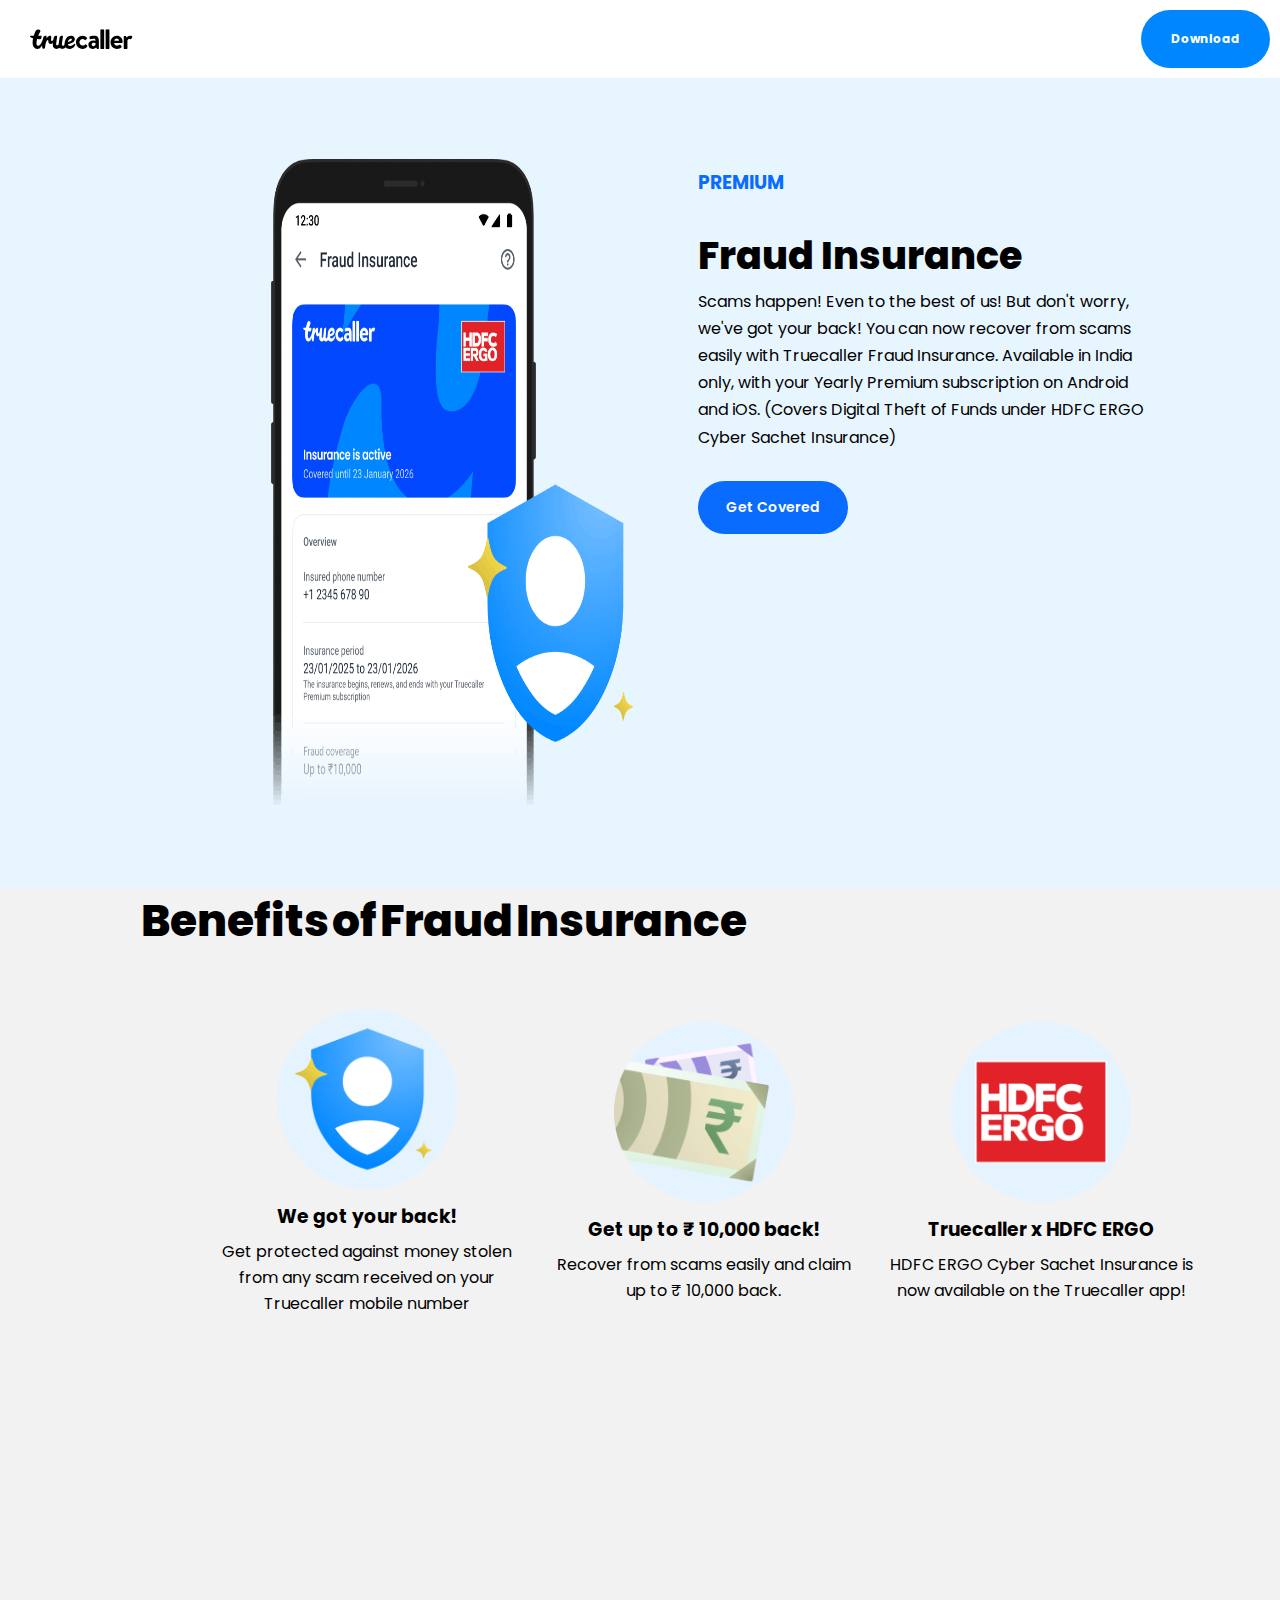
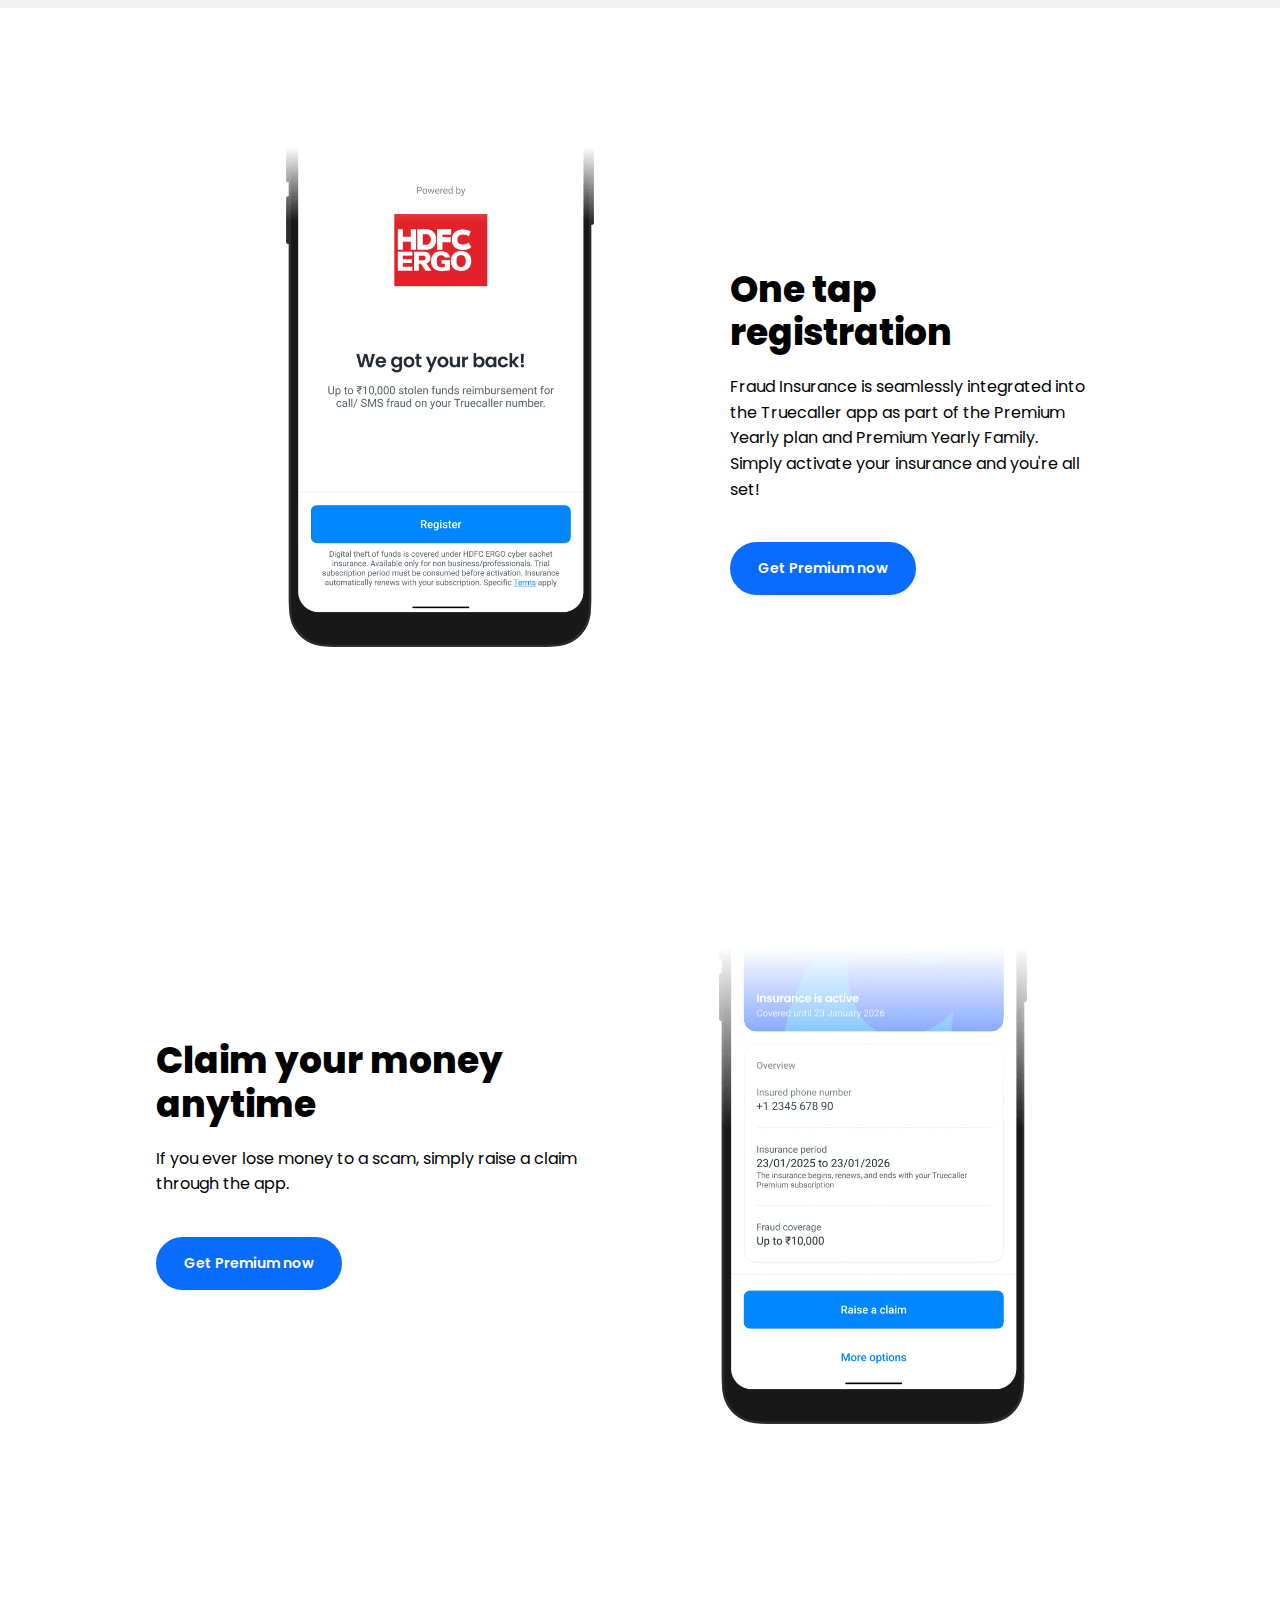
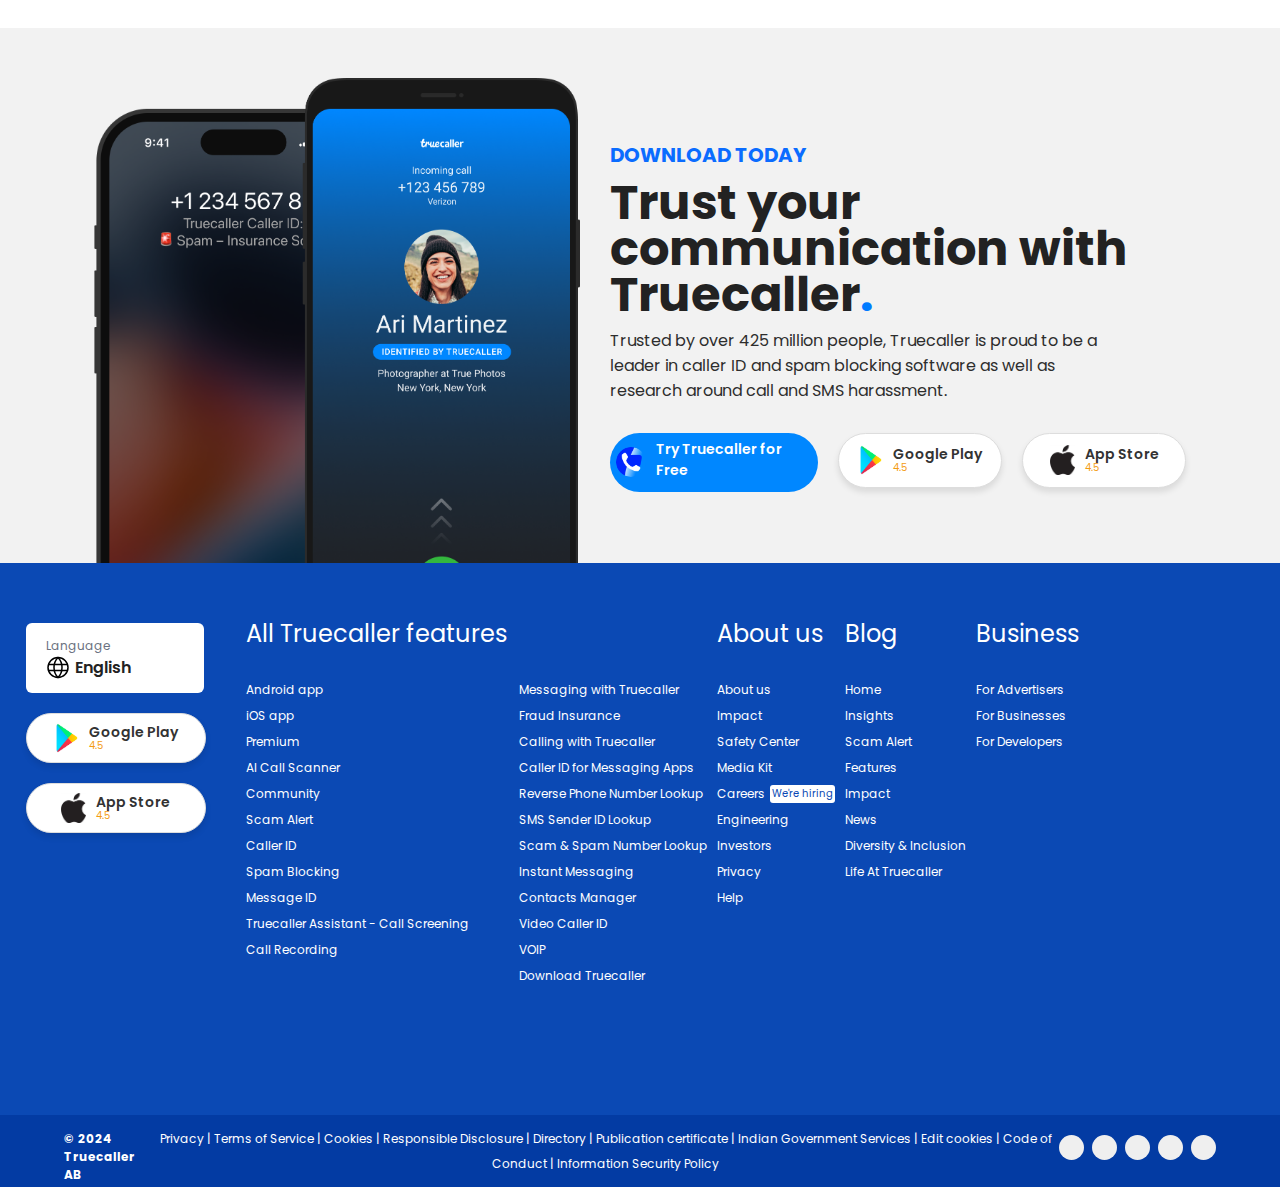
<file: fraud_insurence.html>
<!DOCTYPE html>
<html lang="en">
<head>
    <meta charset="UTF-8">
    <meta name="viewport" content="width=device-width, initial-scale=1.0">
    <title>Fraud Insurence</title>
    <link rel="icon" type="image/png" href="assets(rishi)/fraud_resourse/favicon.png">
    <link rel="stylesheet" href="https://cdnjs.cloudflare.com/ajax/libs/font-awesome/6.7.1/css/all.min.css"
    integrity="sha512-5Hs3dF2AEPkpNAR7UiOHba+lRSJNeM2ECkwxUIxC1Q/FLycGTbNapWXB4tP889k5T5Ju8fs4b1P5z/iB4nMfSQ=="
    crossorigin="anonymous" referrerpolicy="no-referrer" />
    <link rel="stylesheet" href="fraud_insurence.css">
    <link rel="preconnect" href="https://fonts.googleapis.com">
    <link rel="preconnect" href="https://fonts.gstatic.com" crossorigin>
    <link href="https://fonts.googleapis.com/css2?family=Duru+Sans&family=Numans&family=Open+Sans:ital,wght@0,300..800;1,300..800&family=Poppins:ital,wght@0,100;0,200;0,300;0,400;0,500;0,600;0,700;0,800;0,900;1,100;1,200;1,300;1,400;1,500;1,600;1,700;1,800;1,900&family=Roboto:ital,wght@0,100;0,300;0,400;0,500;0,700;0,900;1,100;1,300;1,400;1,500;1,700;1,900&display=swap" rel="stylesheet">
</head>
<body>
    <header >
        <div class="logo-container">
        <a href="#" id="ham"><i class="fa-solid fa-bars"></i></a>
        <a href="index.html"><img src="assets(rishi)/fraud_resourse/logo.svg" alt="trucaller-logo"></a>
    </div>
        <div class="nav-list">
            <ul>
                <a href="android.html">
                    <li>Android app</li>
                </a>
                <a href="ios.html">
                    <li>ios app</li>
                </a>
                <a href="community.html">
                    <li>Community</li>
                </a>
                <a href="premium.html">
                    <li>Premium</li>
                </a>
                <a href="fraud_insurence.html">
                    <li>Fraud Insaurance</li><button class="btn">NEW</button>
                </a>
                <a href="business.html">
                    <li>Business</li>
                </a>
                <a href="scam-alert.html">
                    <li>Scam Alert</li><button class="btn">NEW</button>
                </a>
            </ul>
        </div>
        <div class="nav-right">
            <div class="nav-sidebar">
                <div class="dropdown">
                    <select name="" id="">
                        <option value="">EN</option>
                        <option value="">English</option>
                        <option value="">Bahasa Indonesia</option>
                        <option value="">Español</option>
                        <option value="">عربي</option>
                        <option value="">Français</option>
                        <option value="">Português</option>
                        <option value="">Italiano</option>
                        <option value="">Svenska</option>
                        <option value="">हिन्दी</option>
                        <option value="">Melayu</option>
                        <option value="">বাংলা</option>
                        <option value="">Tiếng Việt</option>
                    </select>
                    <i class="fa-solid fa-caret-down"></i>
                </div>

                <div class="signin">
                    <i class="fa-solid fa-user"></i>
                    <span>Sign in</span>
                </div>

            </div>
            <button class="download-btn">Download</button>
        </div>
    </header>
    <div class="top_container">
        <div class="top_container1">
            <img src="assets(rishi)/fraud_resourse/hero_image.png" alt="Hero image">
        </div>
        <div class="top_container2">
            <h3>PREMIUM</h3>
            <h1>Fraud Insurance</h1>
            <p>Scams happen! Even to the best of us! But don't worry, we've got your back! You can now recover from scams easily with Truecaller Fraud Insurance. Available in India only, with your Yearly Premium subscription on Android and iOS. (Covers Digital Theft of Funds under HDFC ERGO Cyber Sachet Insurance) </p>
            <button><a href="premium.html" style="text-decoration: none;">Get Covered</a></button>
        </div>
        
    </div>
    <div class="container">
        <div class="card_container">
            <h1>Benefits of Fraud Insurance</h1>
            <div class="inner_container">
                <div class="card" id="card1">
                    <img src="assets(rishi)/fraud_resourse/card1.png" alt="card1">
                    <div class="card_text">
                        <h3>We got your back!</h3>
                        <p>Get protected against money stolen from any scam received on your Truecaller mobile number</p>
                    </div>
                </div>
                <div class="card" id="card2">
                    <img src="assets(rishi)/fraud_resourse/card2.png" alt="card2">
                    <div class="card_text">
                        <h3>Get up to ₹ 10,000 back!</h3>
                    <p>Recover from scams easily and claim up to ₹ 10,000 back.</p>
                    </div>
                    
                </div>
                <div class="card" id="card3">
                    <img src="assets(rishi)/fraud_resourse/card3.png" alt="card3">
                    <div class="card_text">
                        <h3>Truecaller x HDFC ERGO</h3>
                    <p>HDFC ERGO Cyber Sachet Insurance is now available on the Truecaller app!</p>
                    </div>
                    
                </div>
            </div>
        </div>
    </div>
    <main>
        <div class="upper_main">
            <img src="assets(rishi)/fraud_resourse/main_image.png" alt="main_img1">
            <div class="upper_main_right">
                <h1>One tap registration­</h1>
                <h1></h1>
                <p>Fraud Insurance is seamlessly integrated into the Truecaller app as part of the Premium Yearly plan and Premium Yearly Family. Simply activate your insurance and you're all set!</p>
                <button><a href="premium.html" style="text-decoration: none;">Get Premium now</a></button>
            </div>
        </div>
        <div class="lower_main">
            <div class="lower_main_left">
                <h1>Claim your money anytime</h1>
                <p>If you ever lose money to a scam, simply raise a claim through the app.</p>
                <button><a href="premium.html" style="text-decoration: none;">Get Premium now</a></button>
            </div>
            <img src="assets(rishi)/fraud_resourse/main_image2.png" alt="main_img2">
        </div>
    </main>
        <!-- //download-today-section  -->
        <section class="download-section">
            <img src="assets(rishi)/fraud_resourse/download-img.png" alt="phone-img">
            
            <div class="download-container">
                <h3>DOWNLOAD TODAY</h3>
                <h1>Trust your communicatio­n with Truecaller<span>.</span></h1>
                <p>Trusted by over 425 million people, Truecaller is proud to be a leader in caller ID and spam blocking software as well as research around call and SMS harassment.</p>
                
                <!-- //icons  -->
                <div class="dwnld-container">
                    <!-- Try Truecaller Button -->
                    <div class="dwnld-button-tc">
                        <img src="assets(rishi)/fraud_resourse/favicon.png">
                        <span>Try Truecaller for Free</span>
                    </div>
                    
                    <!-- Google Play Button -->
                    <div class="dwnld-button" id="gp-btn">
                        <div class="button-content">
                            <img src="assets(rishi)/fraud_resourse/playstore.png" alt="Google Play Logo">
                            <div class="text-content">
                                <span class="button-name">Google Play</span>
                                <div class="rating">
                                    <span>4.5</span>
                                    <div class="stars">
                                        <i class="fa-solid fa-star"></i>
                                        <i class="fa-solid fa-star"></i>
                                        <i class="fa-solid fa-star"></i>
                                        <i class="fa-solid fa-star"></i>
                                        <i class="fa-solid fa-star-half-stroke"></i>
                                    </div>
                                </div>
                            </div>
                        </div>
                    </div>
    
    
                    <!-- App Store Button -->
                    <div class="dwnld-button" id="ios-btn">
                        <div class="button-content">
                            <img src="assets(rishi)/fraud_resourse/apple.png" alt="app store">
                            <div class="text-content">
                                <span class="button-name">App Store</span>
                                <div class="rating">
                                    <span>4.5</span>
                                    <div class="stars">
                                        <i class="fa-solid fa-star"></i>
                                        <i class="fa-solid fa-star"></i>
                                        <i class="fa-solid fa-star"></i>
                                        <i class="fa-solid fa-star"></i>
                                        <i class="fa-solid fa-star-half-stroke"></i>
                                    </div>
                                </div>
                            </div>
                        </div>
                    </div>
                </div>
            </div>
        </section>
   <!-- //footer  -->

   <footer>
    <div class="footer-section">
        <div class="footer-logo-container">
            <!-- //language button  -->
            <div class="language">
                <p>Language</p>
                <div class="lang">
                <img src="assets(rishi)/fraud_resourse/globe.svg" alt="language">
                <p>English</p>
                </div>
            </div>

        <div class="footer-container">
            <!-- Google Play Button -->
            <div class="footer-button">
                <div class="button-content">
                    <img src="assets(rishi)/fraud_resourse/playstore.png" alt="Google Play Logo">
                    <div class="text-content">
                        <span class="button-name">Google Play</span>
                        <div class="rating">
                            <span>4.5</span>
                            <div class="stars">
                                <i class="fa-solid fa-star"></i>
                                <i class="fa-solid fa-star"></i>
                                <i class="fa-solid fa-star"></i>
                                <i class="fa-solid fa-star"></i>
                                <i class="fa-solid fa-star-half-stroke"></i>
                            </div>
                        </div>
                    </div>
                </div>
            </div>


            <!-- App Store Button -->
            <div class="footer-button">
                <div class="button-content">
                    <img src="assets(rishi)/fraud_resourse/apple.png" alt="app store">
                    <div class="text-content">
                        <span class="button-name">App Store</span>
                        <div class="rating">
                            <span>4.5</span>
                            <div class="stars">
                                <i class="fa-solid fa-star"></i>
                                <i class="fa-solid fa-star"></i>
                                <i class="fa-solid fa-star"></i>
                                <i class="fa-solid fa-star"></i>
                                <i class="fa-solid fa-star-half-stroke"></i>
                            </div>
                        </div>
                    </div>
                </div>
            </div>
        </div>
    </div>

    <!-- //footer-details  -->
            <!-- //All Truecaller features  -->
             <div class="topics">
            <div class="first-footer-detail">
            <p>All Truecaller features  <i class="fa-solid fa-caret-down" id="arrow"></i></p>
            <div class="tc-features">
                <div class="part-1">
                    <ul>
                        <a href="#"><li>Android app</li></a>
                        <a href="#"><li>iOS app</li></a>
                        <a href="#"><li>Premium</li></a>
                        <a href="#"><li>AI Call Scanner</li></a>
                        <a href="#"><li>Community</li></a>
                        <a href="#"><li>Scam Alert</li></a>
                        <a href="#"><li>Caller ID</li></a>
                        <a href="#"><li>Spam Blocking</li></a>
                        <a href="#"><li>Message ID</li></a>
                        <a href="#"><li>Truecaller Assistant - Call Screening</li></a>
                        <a href="#"><li>Call Recording</li></a>
                        
                    </ul>
                </div>

                <div class="part-2">
                    <ul>
                        <a href="#"><li>Messaging with Truecaller</li></a>
                        <a href="#"><li>Fraud Insurance</li></a>
                        <a href="#"><li>Calling with Truecaller</li></a>
                        <a href="#"><li>Caller ID for Messaging Apps</li></a>
                        <a href="#"><li>Reverse Phone Number Lookup</li></a>
                        <a href="#"><li>SMS Sender ID Lookup</li></a>
                        <a href="#"><li>Scam & Spam Number Lookup</li></a>
                        <a href="#"><li>Instant Messaging</li></a>
                        <a href="#"><li>Contacts Manager</li></a>
                        <a href="#"><li>Video Caller ID</li></a>
                        <a href="#"><li>VOIP</li></a>
                        <a href="#"><li>Download Truecaller</li></a>
                        
                    </ul>
                </div>
            </div>
            </div>
   

        <!-- //about  -->
        <div class="tc-about-us">
            <p>About us  <i class="fa-solid fa-caret-down" id="arrow"></i></p>
            <div class="tc-features">
                <div class="part-1">
                    <ul>
                        <a href="#"><li>About us</li></a>
                        <a href="#"><li>Impact</li></a>
                        <a href="#"><li>Safety Center</li></a>
                        <a href="#"><li>Media Kit</li></a>
                        <a class="about-hiring" href="#"><li>Careers</li><button id="hiring-btn">We're hiring</button></a>
                        <a href="#"><li>Engineering</li></a>
                        <a href="#"><li>Investors</li></a>
                        <a href="#"><li>Privacy</li></a>
                        <a href="#"><li>Help</li></a>
                        
                    </ul>
                </div>
            </div>
        </div>

        <!-- //blog  -->
        <div class="tc-about-us">
            <p>Blog  <i class="fa-solid fa-caret-down"  id="arrow"></i></p>
            <div class="tc-features">
                <div class="part-1">
                    <ul>
                        <a href="#"><li>Home</li></a>
                        <a href="#"><li>Insights</li></a>
                        <a href="#"><li>Scam Alert</li></a>
                        <a href="#"><li>Features</li></a>
                        <a href="#"><li>Impact</li></a>
                        <a href="#"><li>News</li></a>
                        <a href="#"><li>Diversity & Inclusion</li></a>
                        <a href="#"><li>Life At Truecaller</li></a>   
                    </ul>
                </div>
            </div>
        </div>

        <!-- // business  -->
        <div class="tc-about-us">
            <p>Business  <i class="fa-solid fa-caret-down" id="arrow"></i></p>
            <div class="tc-features">
                <div class="part-1">
                    <ul>
                        <a href="#"><li>For Advertisers</li></a>
                        <a href="#"><li>For Businesses</li></a>
                        <a href="#"><li>For Developers</li></a>                      
                    </ul>
                </div>
            </div>
        </div>
    </div>
</div>
    </footer>

    <!-- //footer-end  -->

    <section class="end-part">
        <div class="end-content">
            <div class="endd">
            <div class="end-bottom">
                <p>© 2024 Truecaller AB</p>
              </div>
        <!--  -->
          <div class="end-links">
            <a href="#">Privacy |</a>
            <a href="#">Terms of Service |</a>
            <a href="#">Cookies |</a>
            <a href="#">Responsible Disclosure |</a>
            <a href="#">Directory |</a>
            <a href="#">Publication certificate |</a>
            <a href="#">Indian Government Services |</a>
            <a href="#">Edit cookies |</a>
            <a href="#">Code of Conduct |</a>
            <a href="#">Information Security Policy</a>
          </div></div>
           <!-- // -->
          <div class="end-social-icons">
            <a href=""><button><i class="fa-brands fa-facebook-f"></i></button></a>
            <a href=""><button><i class="fa-brands fa-x-twitter"></i></button></a>
            <a href=""><button><i class="fa-brands fa-instagram"></i></button></a>
            <a href=""><button><i class="fa-brands fa-youtube"></i></button></a>
            <a href=""><button><i class="fa-brands fa-linkedin-in"></i></button></a>
          </div>
          <!--  -->
        </div>
      </section >
</body>
</html>
</file>
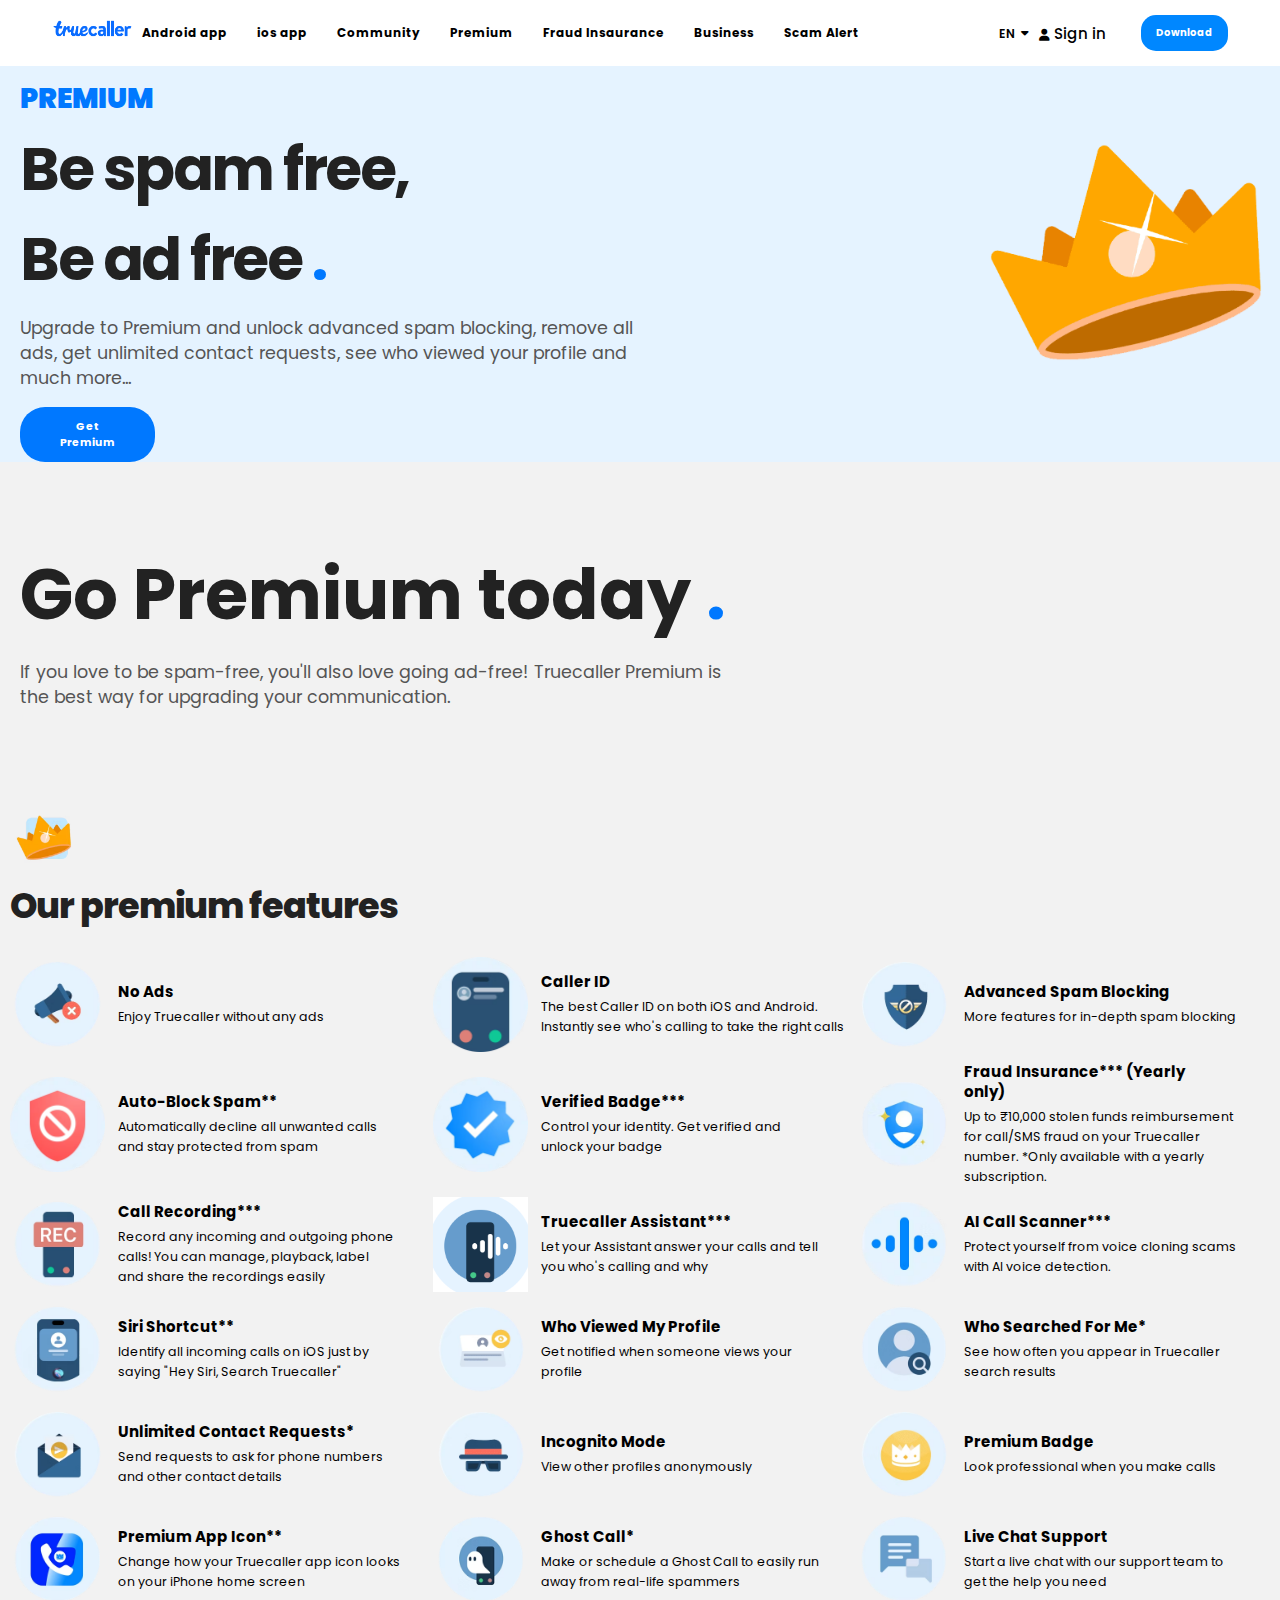
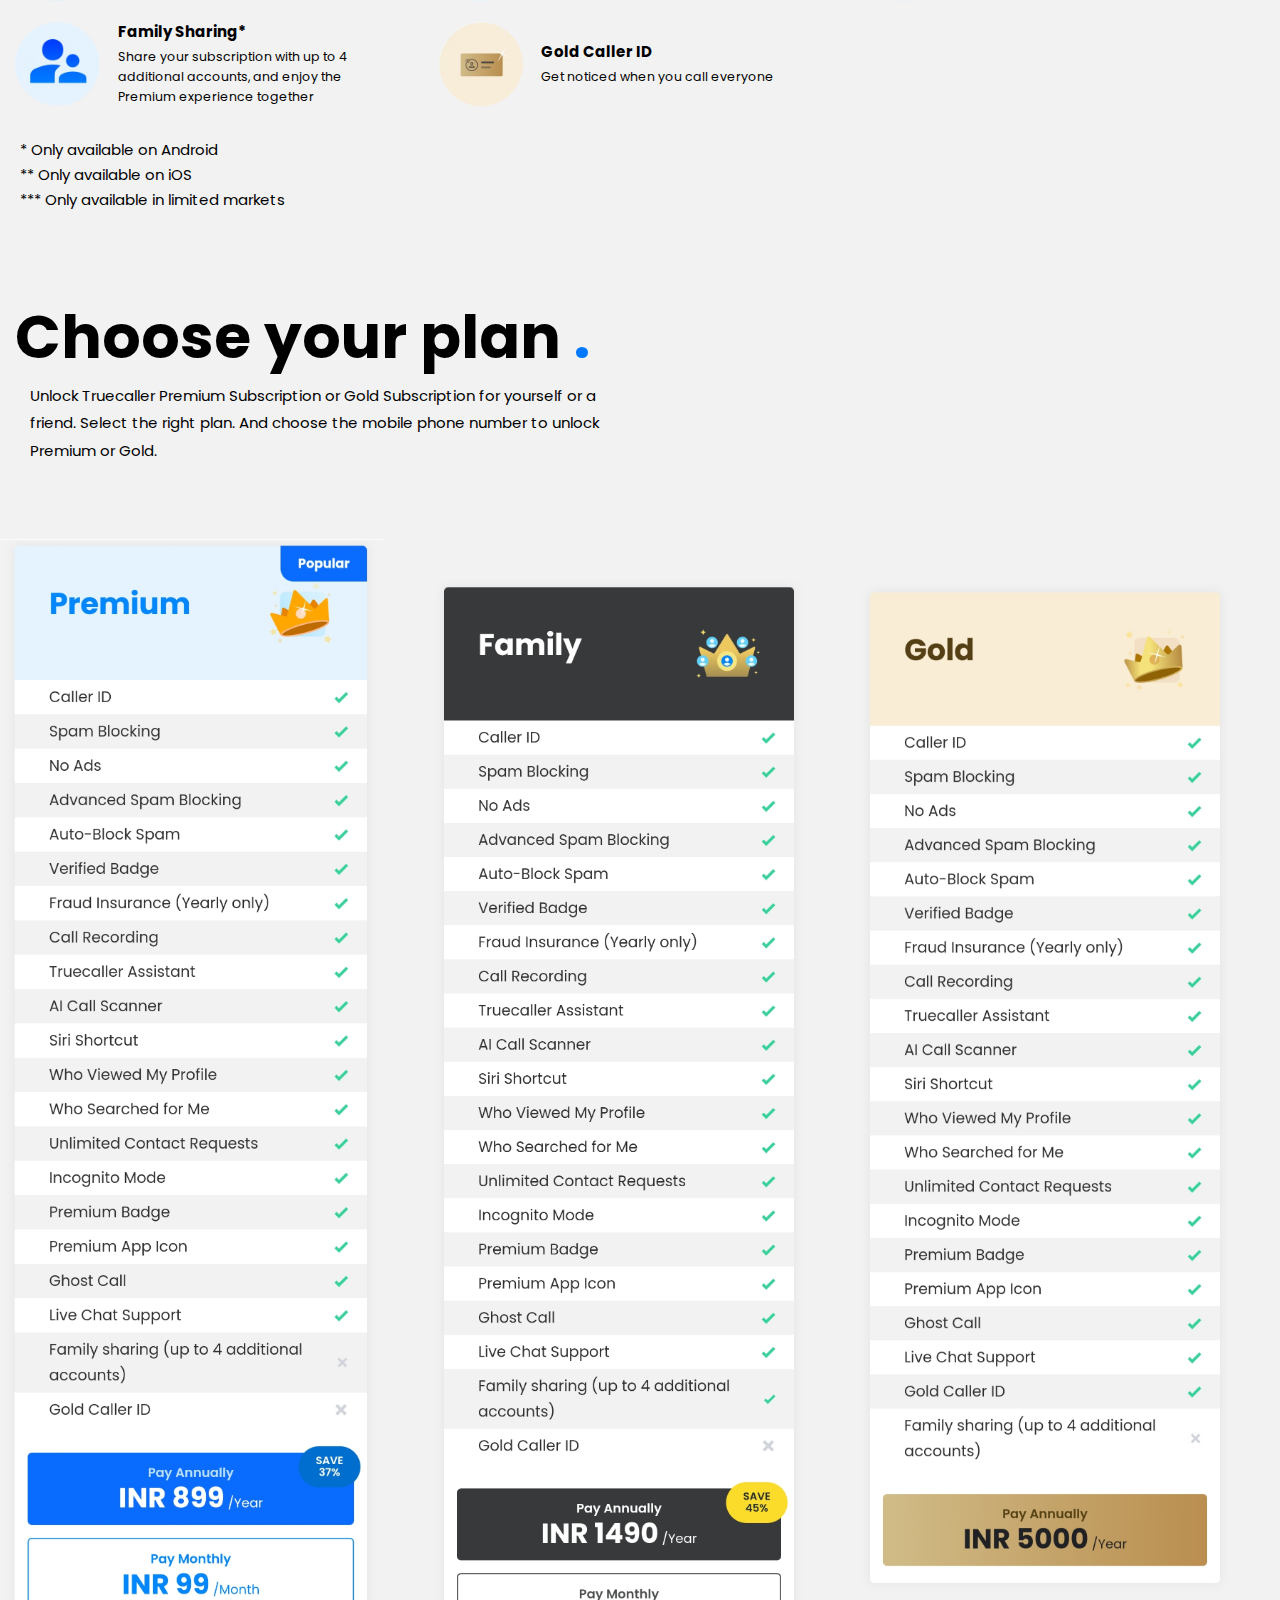
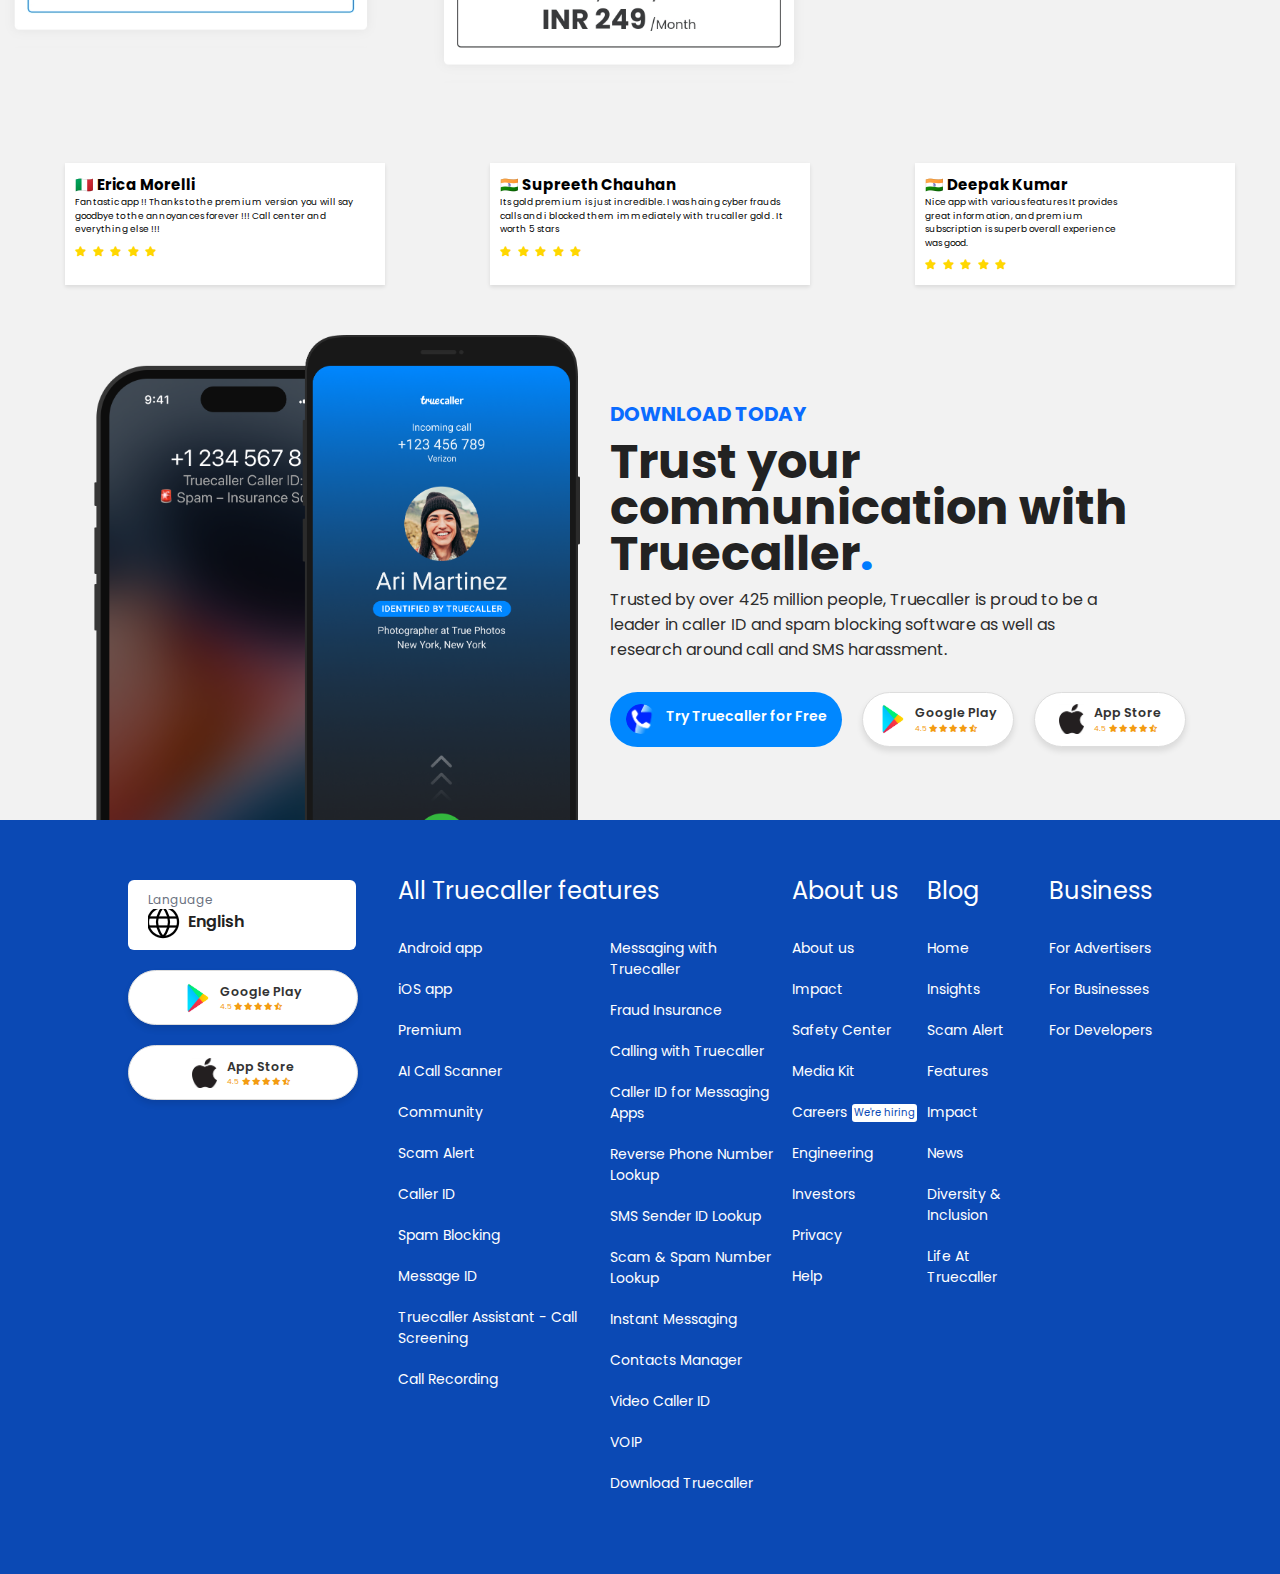
<file: premium.html>
<!DOCTYPE html>
<html lang="en">
<head>
  <meta charset="UTF-8">
  <meta name="viewport" content="width=device-width, initial-scale=1">
  <link rel="icon" href="assets(namira)/fav-icon.png" type="image/x-icon">
  <title>Premium Section</title>
  <link rel="stylesheet" href="./premium.css">
  <link href="https://cdnjs.cloudflare.com/ajax/libs/font-awesome/6.0.0-beta3/css/all.min.css" rel="stylesheet">
  <link rel="stylesheet" href="https://cdnjs.cloudflare.com/ajax/libs/font-awesome/6.7.1/css/all.min.css"
        integrity="sha512-5Hs3dF2AEPkpNAR7UiOHba+lRSJNeM2ECkwxUIxC1Q/FLycGTbNapWXB4tP889k5T5Ju8fs4b1P5z/iB4nMfSQ=="
        crossorigin="anonymous" referrerpolicy="no-referrer" />

</head>
<body>

  <section class="main-section">

    <!-- header  -->
    <header>
        <div class="divv">
        <div class="logo-container">
        
        <a href="index.html"><img src="assests(sunil)/logo-blue.png" alt="trucaller-logo"></a>
    </div>
        <div class="nav-list">
          <ul>
            <a href="android.html">
                <li>Android app</li>
            </a>
            <a href="ios.html">
                <li>ios app</li>
            </a>
            <a href="community.html">
                <li>Community</li>
            </a>
            <a href="premium.html">
                <li>Premium</li>
            </a>
            <a href="fraud_insurence.html">
                <li>Fraud Insaurance</li>
            </a>
            <a href="business.html">
                <li>Business</li>
            </a>
            <a href="scam-alert.html">
                <li>Scam Alert</li>
            </a>
        </ul>
        </div>
    </div>
        <div class="nav-right">
            <div class="nav-sidebar">
                <div class="dropdown">
                    <select name="" id="">
                        <option value="">EN</option>
                        <option value="">English</option>
                        <option value="">Bahasa Indonesia</option>
                        <option value="">Español</option>
                        <option value="">عربي</option>
                        <option value="">Français</option>
                        <option value="">Português</option>
                        <option value="">Italiano</option>
                        <option value="">Svenska</option>
                        <option value="">हिन्दी</option>
                        <option value="">Melayu</option>
                        <option value="">বাংলা</option>
                        <option value="">Tiếng Việt</option>
                    </select>
                    <i class="fa-solid fa-caret-down"></i>
                </div>

                <div class="signin">
                    <i class="fa-solid fa-user"></i>
                    <span>Sign in</span>
                </div>

            </div>
            <button class="download-btn">Download</button>
        </div>
    </header>
  </section>

  <!-- Premium Section -->
  <section class="premium-section">
    <div class="container">
      <div class="premium-text">
        <div class="premium-topic"> <b>PREMIUM</b></div>
        <div class="divv1"><h1>Be spam free, <br> Be ad free <span class="text-brand">.</span></h1></div>
        <div class="divv2"><p>Upgrade to Premium and unlock advanced spam blocking, remove all ads, get unlimited contact requests, see who viewed your profile and much more...</p></div>
        <a href="#plans" class="btn"><b>Get Premium</b></a>
      </div>
    </div>
    <div class="premium-image">
      <img src="./assests(sunil)/crown-img.png" alt="Truecaller Premium" >
    </div>
  </section>
  <section class="second">
    <div class="go-premium">
      <h1>Go Premium today <span class="text-brand">.</span></h1>
    </div>
    <div class="go-premium-p">
      <p>If you love to be spam-free, you'll also love going ad-free! Truecaller Premium is <br>the best way for upgrading your communication.</p>
    </div>
    <div class="our-features">
      <img src="./assests(sunil)/crown2.avif" alt="">
      <h2>Our premium features</h2>

    </div>
    <div class="features">
      <div class="icon">
        <img src="./assests(sunil)/no ads.avif" alt="No Ads">
        <div class="text">
          <h4>No Ads</h4>
          <p>Enjoy Truecaller without any ads</p>
        </div>
      </div>
      <div class="icon">
        <img src="./assests(sunil)/caller-id.avif" alt="Caller ID">
        <div class="text">
          <h4>Caller ID</h4>
          <p>The best Caller ID on both iOS and Android.<br> Instantly see who's calling to take the right calls</p>
        </div>
      </div>
      <div class="icon">
        <img src="./assests(sunil)/spam-blocking.avif" alt="Advanced Spam Blocking">
        <div class="text">
          <h4>Advanced Spam Blocking</h4>
          <p>More features for in-depth spam blocking</p>
        </div>
      </div>
      <div class="icon">
        <img src="./assests(sunil)/auto-block.avif" alt="Advanced Spam Blocking">
        <div class="text">
          <h4>Auto-Block Spam**</h4>
          <p>Automatically decline all unwanted calls <br>and stay protected from spam</p>
        </div>
      </div>
      <div class="icon">
        <img src="./assests(sunil)/verified-badge.avif" alt="Advanced Spam Blocking">
        <div class="text">
          <h4>Verified Badge***</h4>
          <p>Control your identity. Get verified and <br>unlock your badge</p>
        </div>
      </div>
      <div class="icon">
        <img src="./assests(sunil)/fraud insurence.avif" alt="Advanced Spam Blocking">
        <div class="text">
          <h4>Fraud Insurance*** (Yearly <br>only)</h4>
          <p>Up to ₹10,000 stolen funds reimbursement <br> for call/SMS fraud on your Truecaller <br> number. *Only available with a yearly <br> subscription.</p>
        </div>
      </div>
      <div class="icon">
        <img src="./assests(sunil)/call-recording.avif" alt="Advanced Spam Blocking">
        <div class="text">
          <h4>Call Recording***</h4>
          <p>Record any incoming and outgoing phone <br> calls! You can manage, playback, label <br>and share the recordings easily</p>
        </div>
      </div>
      <div class="icon">
        <img id="kk" src="./assests(sunil)/assistant.png" alt="Advanced Spam Blocking">
        <div class="text">
          <h4>Truecaller Assistant***</h4>
          <p>Let your Assistant answer your calls and tell <br>you who's calling and why</p>
        </div>
      </div>
      <div class="icon">
        <img src="./assests(sunil)/call-scanner.avif" alt="Advanced Spam Blocking">
        <div class="text">
          <h4>AI Call Scanner***</h4>
          <p>Protect yourself from voice cloning scams <br> with AI voice detection.</p>
        </div>
      </div>
      <div class="icon">
        <img src="./assests(sunil)/siri.avif" alt="Advanced Spam Blocking">
        <div class="text">
          <h4>Siri Shortcut**</h4>
          <p>Identify all incoming calls on iOS just by <br> saying "Hey Siri, Search Truecaller"</p>
        </div>
      </div>
      <div class="icon">
        <img src="./assests(sunil)/who-viewed.avif" alt="Advanced Spam Blocking">
        <div class="text">
          <h4>Who Viewed My Profile</h4>
          <p>Get notified when someone views your <br> profile</p>
        </div>
      </div>
      <div class="icon">
        <img src="./assests(sunil)/who-searched-for-me.avif" alt="Advanced Spam Blocking">
        <div class="text">
          <h4>Who Searched For Me*</h4>
          <p>See how often you appear in Truecaller <br> search results</p>
        </div>
      </div>
      <div class="icon">
        <img src="./assests(sunil)/unlimited-contact.avif" alt="Advanced Spam Blocking">
        <div class="text">
          <h4>Unlimited Contact Requests*</h4>
          <p>Send requests to ask for phone numbers <br>and other contact details</p>
        </div>
      </div>
      <div class="icon">
        <img src="./assests(sunil)/incognito.avif" alt="Advanced Spam Blocking">
        <div class="text">
          <h4>Incognito Mode</h4>
          <p>View other profiles anonymously</p>
        </div>
      </div>
      <div class="icon">
        <img src="./assests(sunil)/preimum-badge.avif" alt="Advanced Spam Blocking">
        <div class="text">
          <h4>Premium Badge</h4>
          <p>Look professional when you make calls</p>
        </div>
      </div>
      <div class="icon">
        <img src="./assests(sunil)/premium-icon.avif" alt="Advanced Spam Blocking">
        <div class="text">
          <h4>Premium App Icon**</h4>
          <p>Change how your Truecaller app icon looks <br> on your iPhone home screen</p>
        </div>
      </div>
      <div class="icon">
        <img src="./assests(sunil)/ghostcall.avif" alt="Advanced Spam Blocking">
        <div class="text">
          <h4>Ghost Call*</h4>
          <p>Make or schedule a Ghost Call to easily run <br>away from real-life spammers</p>
        </div>
      </div>
      <div class="icon">
        <img src="./assests(sunil)/live-chat-support.avif" alt="Advanced Spam Blocking">
        <div class="text">
          <h4>Live Chat Support</h4>
          <p>Start a live chat with our support team to <br> get the help you need</p>
        </div>
      </div>
      <div class="icon">
        <img src="./assests(sunil)/family-sharing.avif" alt="Advanced Spam Blocking">
        <div class="text">
          <h4>Family Sharing*</h4>
          <p>Share your subscription with up to 4 <br>additional accounts, and enjoy the <br>Premium experience together</p>
        </div>
      </div>
      <div class="icon">
        <img src="./assests(sunil)/gold caller id.avif" alt="Advanced Spam Blocking">
        <div class="text">
          <h4>Gold Caller ID</h4>
          <p>Get noticed when you call everyone</p>
        </div>
      </div>
    </div>
    <div class="only">
      <p>* Only available on Android</p>
      <p>** Only available on iOS</p>
      <p>*** Only available in limited markets</p>
    </div>
    
  </section>
  <section class="third">
    <div class="choose-your-plan">
      <h1>Choose your plan <span class="text-brand">.</span></h1>
      <p>Unlock Truecaller Premium Subscription or Gold Subscription for yourself or a <br> friend. Select the right plan. And choose the mobile phone number to unlock <br> Premium or Gold.</p>
    </div>
    <div class="plans">
      <img src="./assests(sunil)/IMG_20241123_191114.jpg" alt="">
      <img src="./assests(sunil)/IMG_20241123_191451.jpg" alt="" class="fst">
      <img src="./assests(sunil)/IMG_20241123_191510.jpg" alt="" class="snd">
    </div>
    <div class="review">
      <div class="rating">
        <h3>🇮🇹 Erica Morelli</h3>
        <p>Fantastic app !! Thanks to the premium  version you will say goodbye to the  annoyances forever !!! Call center and  everything else !!!</p>
        <i class="fas fa-star"></i>
        <i class="fas fa-star"></i>
        <i class="fas fa-star"></i>
        <i class="fas fa-star"></i>
        <i class="fas fa-star"></i>
      </div>
      <div class="rating">
        <h3>🇮🇳 Supreeth Chauhan</h3>
        <p>Its gold premium is just incredible. I was haing cyber frauds calls and i blocked  them immediately with trucaller gold . It  worth 5 stars</p>
        <i class="fas fa-star"></i>
        <i class="fas fa-star"></i>
        <i class="fas fa-star"></i>
        <i class="fas fa-star"></i>
        <i class="fas fa-star"></i>
      </div>
      <div class="rating">
        <h3>🇮🇳 Deepak Kumar</h3>
        <p>Nice app with various features It provides <br> great information, and premium <br> subscription is superb overall experience <br> was good.</p>
        <i class="fas fa-star"></i>
        <i class="fas fa-star"></i>
        <i class="fas fa-star"></i>
        <i class="fas fa-star"></i>
        <i class="fas fa-star"></i>
      </div>

    </div>
  </section>
  <section class="download-section">
    <img src="assests(sunil)/download-img.png" alt="phone-img">
    
    <div class="download-container">
        <h3>DOWNLOAD TODAY</h3>
        <h1>Trust your communicatio­n with Truecaller<span>.</span></h1>
        <p>Trusted by over 425 million people, Truecaller is proud to be a leader in caller ID and spam blocking software as well as research around call and SMS harassment.</p>
        
        <!-- //icons  -->
        <div class="dwnld-container">
            <!-- Try Truecaller Button -->
            <div class="dwnld-button-tc">
                <img src="assests(sunil)/fav-icon.png">
                <span>Try Truecaller for Free</span>
            </div>
            
            <!-- Google Play Button -->
            <div class="dwnld-button" id="gp-btn">
                <div class="button-content">
                    <img src="assests(sunil)/playstore.png" alt="Google Play Logo">
                    <div class="text-content">
                        <span class="button-name">Google Play</span>
                        <div class="rating1">
                            <span>4.5</span>
                            <div class="stars">
                                <i class="fa-solid fa-star"></i>
                                <i class="fa-solid fa-star"></i>
                                <i class="fa-solid fa-star"></i>
                                <i class="fa-solid fa-star"></i>
                                <i class="fa-solid fa-star-half-stroke"></i>
                            </div>
                        </div>
                    </div>
                </div>
            </div>


            <!-- App Store Button -->
            <div class="dwnld-button" id="ios-btn">
                <div class="button-content">
                    <img src="assests(sunil)/apple.png" alt="app store">
                    <div class="text-content">
                        <span class="button-name">App Store</span>
                        <div class="rating1">
                            <span>4.5</span>
                            <div class="stars">
                                <i class="fa-solid fa-star"></i>
                                <i class="fa-solid fa-star"></i>
                                <i class="fa-solid fa-star"></i>
                                <i class="fa-solid fa-star"></i>
                                <i class="fa-solid fa-star-half-stroke"></i>
                            </div>
                        </div>
                    </div>
                </div>
            </div>
        </div>
    </div>
</section>

<!-- //footer  -->

<footer>
<div class="footer-section">
    <div class="footer-logo-container">
        <!-- //language button  -->
        <div class="language">
            <p>Language</p>
            <div class="lang">
            <img src="assests(sunil)/globe.png" alt="language">
            <p>English</p>
            </div>
        </div>

    <div class="footer-container">
        <!-- Google Play Button -->
        <div class="footer-button">
            <div class="button-content">
                <img src="assests(sunil)/playstore.png" alt="Google Play Logo">
                <div class="text-content">
                    <span class="button-name">Google Play</span>
                    <div class="rating1">
                        <span>4.5</span>
                        <div class="stars">
                            <i class="fa-solid fa-star"></i>
                            <i class="fa-solid fa-star"></i>
                            <i class="fa-solid fa-star"></i>
                            <i class="fa-solid fa-star"></i>
                            <i class="fa-solid fa-star-half-stroke"></i>
                        </div>
                    </div>
                </div>
            </div>
        </div>


        <!-- App Store Button -->
        <div class="footer-button">
            <div class="button-content">
                <img src="assests(sunil)/apple.png" alt="app store">
                <div class="text-content">
                    <span class="button-name">App Store</span>
                    <div class="rating1">
                        <span>4.5</span>
                        <div class="stars">
                            <i class="fa-solid fa-star"></i>
                            <i class="fa-solid fa-star"></i>
                            <i class="fa-solid fa-star"></i>
                            <i class="fa-solid fa-star"></i>
                            <i class="fa-solid fa-star-half-stroke"></i>
                        </div>
                    </div>
                </div>
            </div>
        </div>
    </div>
</div>

<!-- //footer-details  -->
        <!-- //All Truecaller features  -->
<div class="last">
        <div class="topics">
        <div class="first-footer-detail">
        <p>All Truecaller features  <i class="fa-solid fa-caret-down" id="arrow"></i></p>
        <div class="tc-features">
            <div class="part-1">
                <ul>
                    <a href="#"><li>Android app</li></a>
                    <a href="#"><li>iOS app</li></a>
                    <a href="#"><li>Premium</li></a>
                    <a href="#"><li>AI Call Scanner</li></a>
                    <a href="#"><li>Community</li></a>
                    <a href="#"><li>Scam Alert</li></a>
                    <a href="#"><li>Caller ID</li></a>
                    <a href="#"><li>Spam Blocking</li></a>
                    <a href="#"><li>Message ID</li></a>
                    <a href="#"><li>Truecaller Assistant - Call Screening</li></a>
                    <a href="#"><li>Call Recording</li></a>
                    
                </ul>
            </div>

            <div class="part-2">
                <ul>
                    <a href="#"><li>Messaging with Truecaller</li></a>
                    <a href="#"><li>Fraud Insurance</li></a>
                    <a href="#"><li>Calling with Truecaller</li></a>
                    <a href="#"><li>Caller ID for Messaging Apps</li></a>
                    <a href="#"><li>Reverse Phone Number Lookup</li></a>
                    <a href="#"><li>SMS Sender ID Lookup</li></a>
                    <a href="#"><li>Scam & Spam Number Lookup</li></a>
                    <a href="#"><li>Instant Messaging</li></a>
                    <a href="#"><li>Contacts Manager</li></a>
                    <a href="#"><li>Video Caller ID</li></a>
                    <a href="#"><li>VOIP</li></a>
                    <a href="#"><li>Download Truecaller</li></a>
                    
                </ul>
            </div>
        </div>
        </div>
        


    <!-- //about  -->
    <div class="tc-about-us">
        <p>About us  <i class="fa-solid fa-caret-down" id="arrow"></i></p>
        <div class="tc-features">
            <div class="part-1">
                <ul>
                    <a href="#"><li>About us</li></a>
                    <a href="#"><li>Impact</li></a>
                    <a href="#"><li>Safety Center</li></a>
                    <a href="#"><li>Media Kit</li></a>
                    <a class="about-hiring" href="#"><li>Careers</li><button id="hiring-btn">We're hiring</button></a>
                    <a href="#"><li>Engineering</li></a>
                    <a href="#"><li>Investors</li></a>
                    <a href="#"><li>Privacy</li></a>
                    <a href="#"><li>Help</li></a>
                    
                </ul>
            </div>
        </div>
    </div>

    <!-- //blog  -->
    <div class="tc-about-us">
        <p>Blog  <i class="fa-solid fa-caret-down"  id="arrow"></i></p>
        <div class="tc-features">
            <div class="part-1">
                <ul>
                    <a href="#"><li>Home</li></a>
                    <a href="#"><li>Insights</li></a>
                    <a href="#"><li>Scam Alert</li></a>
                    <a href="#"><li>Features</li></a>
                    <a href="#"><li>Impact</li></a>
                    <a href="#"><li>News</li></a>
                    <a href="#"><li>Diversity & Inclusion</li></a>
                    <a href="#"><li>Life At Truecaller</li></a>   
                </ul>
            </div>
        </div>
    </div>

    <!-- // business  -->
    <div class="tc-about-us">
        <p>Business  <i class="fa-solid fa-caret-down" id="arrow"></i></p>
        <div class="tc-features">
            <div class="part-1">
                <ul>
                    <a href="#"><li>For Advertisers</li></a>
                    <a href="#"><li>For Businesses</li></a>
                    <a href="#"><li>For Developers</li></a>                      
                </ul>
            </div>
        </div>
    </div>
  </div>
</div>
  

</footer>

<!-- //footer-end  -->


</body>
</html>
</file>
<file: styles.css>
@import url('https://fonts.googleapis.com/css2?family=Poppins:ital,wght@0,100;0,200;0,300;0,400;0,500;0,600;0,700;0,800;0,900;1,100;1,200;1,300;1,400;1,500;1,600;1,700;1,800;1,900&display=swap');

* {
    margin: 0;
    padding: 0;
    box-sizing: border-box;
    font-family: "Poppins", serif;
}

.main-section {
    background-image: linear-gradient(to right, rgba(4, 45, 107, 15), rgba(4, 45, 107, 0)),
    url("assets(namira)/main-img.png");
    background-repeat: no-repeat;
    background-size: cover;
    background-position: center;
    display: flex;
    flex-direction: column;
    
}
.divv{
    display: flex;
    gap: 50px;
    align-items: center;
    justify-content: center;

}
header {
    margin-top: 15px;
    display: flex;
    justify-content: space-around;
    gap: 50px;
    align-items: center;
}
 .logo-container{
    display: flex;
    align-items: center;
    gap: 20px;
    &>a {
        &>img {
            filter: invert();
            width: 120px;
        }
    }
}
#ham{
    display: none;
    color: white;
    font-size: 20px;
}
.nav-list {
    display: flex;
    align-items: center;

    & ul {
        display: flex;
        list-style: none;
        gap: 20px;

        &>a {
            display: flex;
            gap: 5px;
            text-decoration: none;


            &>li {
                font-size: 16px;
                font-weight: 700;
                color: white;
            }
        }
    }
}

.btn {
    background-color: #0087ff;
    color: white;
    font-size: 8px;
    font-weight: 600;
    padding: 0px 5px;
    border: none;
    border-radius: 5px;
    cursor: pointer;
    height: 100%;
    line-height: 1;
    transition: background-color 0.3s ease;
}

.nav-right {
    display: flex;
    align-items: center;
    gap: 20px;
}

.nav-sidebar {
    display: flex;
    align-items: center;
    gap: 20px;
}

.dropdown {
    position: relative;
    display: flex;
    align-items: center;
    gap: 5px;
}

.dropdown select {
    background-color: transparent;
    border:none;
    color:white;
    font-size: 16px;
    width: 40px;
    height: 25px;
    border-radius: 5px;
    appearance: none;
    cursor: pointer;
    font-weight: 600;
    background-color: transparent;
    padding-left: 20px;
    border: none;
    
}

.dropdown select:focus{
    border: none;
    outline: none;
}
.dropdown select option{
    background-color: rgba(129, 127, 127, 0.537);
}
.dropdown .fa-caret-down {
    color: white;
    font-size: 14px;
    pointer-events: none;
}
.signin{
    cursor: pointer;
}
.signin>.fa-solid {
    color: white;
    font-size: 14px;
}

.signin>span {
    color: white;
    font-weight: 500;
    font-size: 14px;
}

.download-btn {
    background-color: #0087ff;
    color: white;
    font-size: 12px;
    font-weight: 700;
    border: none;
    border-radius: 30px;
    padding: 20px 30px;
    cursor: pointer;
    transition: background-color 0.3s ease;
}

.download-btn:hover {
    background-color: #005bb5;
}


/* //hero-section starts from here  */

.hero-section {
    display: flex;
    flex-direction: column;
    justify-content: flex-start;
    margin-left: 130px;
    /* width: 40%; */
    max-width: 600px;
    padding: 40px 0px;
    gap: 20px;
    margin-bottom: 50px;

    &>h1 {
        font-size: 60px;
        line-height: 60px;
        color: white;
        margin-top: 50px;
    }
}


.button-container {
    display: flex;
    gap: 20px;
    margin-top: 20px;

    &>.button-tc {
        background-color: #0087ff;
        cursor: pointer;
        transition: transform 0.3s ease;
        display: flex;
        gap: 10px;
        border-radius: 30px;
        align-items: center;
        padding: 10px 12px;

        &>img {
            width: 30px;
            height: 30px;
            border-radius: 50%;
        }

        &>span {
            font-size: 14px;
            font-weight: 600;
            color: white;
            margin-bottom: 5px;
            margin-top: 3px;
        }
    }
}

.hero-button {
    background-color: #ffffff;
    cursor: pointer;
    transition: transform 0.3s ease;
    display: flex;
    align-items: center;
    justify-content: flex-start;
    border-radius: 30px;
    width: 150px;
    padding: 6px 10px;
    gap: 5px;
    border: 1px solid #ddd;
    box-shadow: 0 4px 6px rgba(0, 0, 0, 0.1);
    
}

.hero-button img {
    width: 25px;
    height: 30px;
}

.button-content {
    display: flex;
    align-items: center;
    gap: 10px;
   
}

.text-content {
    display: flex;
    flex-direction: column;
    justify-content: center;
    line-height: 1.2;
}

.button-name {
    font-size: 14px;
    color: #333;
    text-decoration: none;
    font-weight: 600;
}

.rating {
    font-size: 10px;
    color: #f39c12;
    display: flex;
    align-items: center;
    gap: 5px;
}

.stars {
    color: #f39c12;
}

.button:hover {
    transform: scale(1.05);
    box-shadow: 0 6px 10px rgba(0, 0, 0, 0.2);
}

/* //search-box  */
.search-container {
    display: flex;
    align-items: center;
    width: 93%;
    height: 60px;
    background-color: rgba(255, 255, 255, 0.311);
    border-radius: 30px;
    backdrop-filter: blur(10px);
    -webkit-backdrop-filter: blur(10px);
    margin-bottom: 20px
}


.country-code {
    font-size: 14px;
    font-weight: 600;
    color: white;
    padding: 20px 25px;
    background-color: transparent;
    display: flex;
    align-items: center;
    justify-content: center;
    border: none;
}

.input-wrapper {
    position: relative;
    flex-grow: 1;
    height: 100%;
}

.input-wrapper input::placeholder {
    color: #bbb;
    font-size: 16px;
    font-weight: 400;
}

.input-wrapper input {
    width: 100%;
    height: 100%;
    padding: 0 40px 0 20px;
    border: none;
    font-size: 16px;
    color: #333;
    outline: none;
    background-color: transparent;

}

.input-wrapper input:focus {
    border-left-color: #0087ff;
}

.input-wrapper i {
    position: absolute;
    top: 50%;
    right: 25px;
    transform: translateY(-50%);
    color: rgba(245, 245, 245, 0.874);
    font-size: 16px;
    pointer-events: none;
}

/* //feature-section  */

.feature-section {
    width: 80%;
    margin: auto;
    display: flex;
    flex-direction: column;
    gap: 10px;
    margin-top: 70px;
    margin-bottom: 50px;
}
#sf-2{
    display: none;
}
.feature-details {
    display: flex;
    flex-direction: column;
    gap: 5px;

    &>h3 {
        color: #0a6cff;
        font-size: 14px;

    }

    .feature-heading {
        display: flex;

        &>p {
            font-size: 36px;
            font-weight: 600;
            &>span {
                font-size: 36px;
                font-weight: 600;
                color: #0a6cff;
            }
        }

        
    }
}

.feature-text {
    display: flex;
    justify-content: space-between;

    &>p {
        width: 50%;
        color: #2d2d2d;
    }
}
.feature-text-1{
    display: flex;
    justify-content: center;

}
.feature-btn1 {
    font-size: 16px;
    color: #0087ff;
    font-weight: 600;
    background-color: #0088ff34;
    border: none;
    width: 170px;
    height: 55px;
    border-radius: 30px;
    cursor: pointer;
    text-decoration: none;
}

/* //card-section here  */
.feature-card-section {
    
    margin-top: 60px;
    display: flex;
    justify-content: center;
}

.feature-card {
    text-align: center;
    width: 300px;
    background: #fff;
    padding: 20px;
}

.feature-card-content {
    transition: transform 0.3s ease, filter 0.3s ease;
    cursor: pointer;
}
.phone-image {
    width: 84%; /* Make the image smaller and responsive */
    max-width: 250px; /* Optional: Limit the maximum width */
    margin: 0 auto;
    display: block;
    opacity: 50%;
    transition: transform 0.3s ease, filter 0.3s ease;
    position: relative;
    bottom: 0;
    transform-origin: bottom center;
}

.feature-card-button {
    margin-top: 15px;
    padding: 10px 20px;
    border: none;
    background: #b1acac34;
    color: black;
    font-weight: 600;
    font-size: 16px;
    cursor: pointer;
    border-radius: 30px;
    transition: background 0.3s ease;
}

.feature-card:hover .feature-card-content {
    transform: translateY(-5px);
}

.feature-card:hover .phone-image {
    transform: scale(1.09); 
    opacity: 1;
   
  }

.feature-card:hover .feature-card-button {
    background: #007bff;
    color: white;
}

.static-text {
    margin-top: 20px;
    color: #333;
    font-size: 16px;
}

/* //section Our fight against spam in 2023  */

.trust-section {
    background-color: #042d6b;
    color: white;
}

.trust-details {
    width: 80%;
    margin: auto;
    display: flex;
    flex-direction: column;
    align-items: center;
    gap: 30px;

    &>h1 {
        font-size: 48px;
        margin-top: 60px;
    }
}

.median{
    display: flex;
    align-items: center;
    gap: 12px;

    & > .line{
        width: 450px;
        border:0.5px #005bb54b solid;
        height: 0px;
    }
    &>p {
        color: #6ca7ff;
        font-size: 32px;
        letter-spacing: -1px;
        font-weight: 700;
    }

}

.trust-container {
    display: flex;
    width:100%; 
    justify-content: space-around;
}

.trust-container-part {
    text-align: center;

    &>h1 {
        font-size: 48px;
    }

    &>p {
        color: #6ca7ff;
        font-size: 16px;
    }
}


.trust-btn {
    font-size: 12px;
    height: 57px;
    width: 189px;
    border-radius: 30px;
    color: #0a6cff;
    font-weight: 600;
    margin-bottom: 70px;
    margin-top: 20px;
    cursor: pointer;
}

/* //brand-logo-section  */

.posterBg {
    width: 100%;
    background-color: #ffffff;
    position: relative;
    margin-bottom: 50px;
}

.poster {
    position: relative;
    display: flex;
    justify-content: center;
    padding-top: 48px;
    width: 100%;
    gap: 50px;
}

.poster img {
    width: auto;
    height: 40px;
  
}

/* iphone-section  */

.iphone-section{
    background-color: #f2f2f2;
    display: flex;
    
    &> img{
        width: 50%;
    }
}

.iphone-details{
    width: 42%;
    margin: auto;
    display: flex;
    flex-direction: column;
    gap: 20px;

    & > h3{
        font-size: 20px;
        color: #0a6cff;
    }

    & > h1{
        font-size: 48px;
        letter-spacing: -0.67px;
        line-height: 48px;

        & > span{
            color: #0a6cff;
        }
    }

    & > p{
        font-size: 16px;
        color: #2d2d2dcf;
    }
}

.iphone-btn{
    color:  #0a6cff;;
    font-size: 12px;
    width: 140px;
    height: 55px;
    border-radius: 30px;
    border: 2px #0a6cff solid;
    font-weight:700;
    cursor: pointer;
}
/* // impact-section  */

.impact-section{
    display: flex;
  
    
    &> img{
        width: 50%;
        height: 560px;
        object-fit: cover;
    }
}

.impact-details{
    width: 43%;
    margin: auto;
    display: flex;
    flex-direction: column;
    gap: 20px;

    & > h3{
        font-size: 20px;
        color: #0a6cff;
    }

    & > h1{
        font-size: 48px;
        letter-spacing: -0.67px;
        line-height: 48px;

        & > span{
            color: #0a6cff;
        }
    }

    & > p{
        font-size: 16px;
        color: #2d2d2dcf;
    }
}

.impact-btn{
    color:  #0a6cff;;
    font-size: 12px;
    width: 140px;
    height: 55px;
    border-radius: 30px;
    border: 2px #0a6cff solid;
    font-weight:700;
    cursor: pointer;
}

/* //see our latest article  */

.article-section {
    position: relative;
    background-color: #dae8f3;
    display: flex;
    flex-direction: column;
    align-items: center;

  }
  
  .article-conatiner {

    display: flex;
    justify-content: center;
    flex-direction: column;
    align-items: center;
    gap: 40px;
    margin-top: 35px;

    & > h3{
        font-size: 40px;
        color: #2d2d2d;
      }
      
  }
  .article-box {
    display: flex;
    gap: 20px;
    justify-content: center;
    flex-wrap: wrap;

    & > a{
        text-decoration: none;
    }
  }
  
  .box {
    display: flex;
    flex-direction: column;
    background-color: #ffffff;
    width: 286px;
    height: 345px;
    justify-content: space-between;
    border-radius: 25px;
    overflow: hidden; 
    box-shadow: 0 4px 6px rgba(0, 0, 0, 0.1);
    margin-bottom: 80px;
  }
  
  .box img {
    width: 100%;
    height: 130px;
    object-fit: cover;
    margin-top: 10px;
  }
  
  .box h4 {
    font-size: 12px;
    text-align: left;
    padding: 10px 20px 0;
    color: #2d2d2deb;
    display: flex;
    align-items: center; 
    gap: 5px; 
    margin-bottom: 5px; 
    margin-top: 6px;
  }
  
  .box h4 .fa-solid {
    color: red;
  }
  
  .box h3 {
    font-size: 20px;
    line-height: 28px;
    text-align: left;
    padding: 10px 20px;
    flex-grow: 1; 
    overflow: hidden; 
    text-overflow: ellipsis; 
    display: -webkit-box; 
    -webkit-box-orient: vertical;
    color: black;
    
  }
  
  .box h6 {
    font-size: 12px;
    line-height: 13.5px;
    text-align: start;
    padding: 5px 20px 20px;
    letter-spacing: 1px;
    color: #9ea5ab;
  }
  
  #green{
    color: #33b73e;
  }

  /* //download-today-section */

  .download-section{
    display: flex;
    gap: 30px;
    justify-content: center;
    
    background-color: #f2f2f2;

    & > img{
        height: 485px;
        width: 460x;
        margin-top: 50px;
    }
  }

  .download-container{
    width: 45%;
    display: flex;
    flex-direction: column;
    gap: 10px;
    justify-content: center;
    margin-top: 40px;

    & > h3{
        color: #0a6cff;
        font-size: 20px;
    }

    & > h1{
        font-size: 48px;
        color: #222222;
        line-height: 46px;

        & > span{
            color: #007bff;
        }
    }

    & > p{
        font-size: 16px;
        color: #2d2d2d;
       width: 90%;
    }
  }
   /* //icons  */

   .dwnld-container {
    display: flex;
    gap: 20px;
    margin-top: 20px;

    &>.dwnld-button-tc {
        background-color: #0087ff;
        cursor: pointer;
        transition: transform 0.3s ease;
        display: flex;
        gap: 10px;
        border-radius: 30px;
        align-items: center;
        padding: 10px;
        width: 300px;
        justify-content: center;

        &>img {
            width: 30px;
            height: 30px;
            border-radius: 50%;
        }

        &>span {
            font-size: 14px;
            font-weight: 600;
            color: white;
            margin-bottom: 5px;
        }
    }
}
.no-text-decoration {
    text-decoration: none;
}

.dwnld-button {
    background-color: #ffffff;
    cursor: pointer;
    transition: transform 0.3s ease;
    display: flex;
    align-items: center;
    justify-content: center;
    border-radius: 30px;
    width: 230px;
    height: 55px;
    padding: 6px 10px;
    gap: 5px;
    border: 1px solid #ddd;
    box-shadow: 0 4px 6px rgba(0, 0, 0, 0.1);
}

.dwnld-button img {
    width: 25px;
    height: 30px;
}

/* //footer  */


footer{
    background-color: #0b49b4;
}


.footer-section{
    display: flex;
    width: 80%;
    margin: auto;
    gap: 40px;
}


.footer-logo-container{
    display: flex;
    flex-direction: column;
    margin-top: 60px;

    & > .language{
        width: 228px;
        height: 70px;
        background-color: white;
        border-radius: 6px;
        display: flex;
        flex-direction: column;
        justify-content: center;
        cursor: pointer;
        & > p{
            color: #6b7280;
            font-size: 12px;
            margin-left: 20px;
        }

        &> .lang{
            display: flex;
            margin-left: 20px;
            gap:5px;

            & > P{
                color: #222222;
                font-weight: 600;
            }
        }
    }
}

/* //ICONS  */
.footer-container {
    display: flex;
    flex-direction: column;
    gap: 20px;
    margin-top: 20px;
    
}
.footer-button {
    background-color: #ffffff;
    cursor: pointer;
    transition: transform 0.3s ease;
    display: flex;
    align-items: center;
    justify-content: center;
    border-radius: 30px;
    width: 230px;
    height: 55px;
    padding: 6px 10px;
    gap: 5px;
    border: 1px solid #ddd;
    box-shadow: 0 4px 6px rgba(0, 0, 0, 0.1);
}

.footer-button img {
    width: 25px;
    height: 30px;
}
 /* //details  */

 .first-footer-detail{
        display: flex;
        flex-direction: column;
        gap: 30px;
        
    & > p {
        color: white;
        font-size: 24px;
        margin-top: 53px;

        #arrow{
            display: none;
        }
    }
 }
 .topics{
    display: flex;
    gap: 10px;
 }
.tc-features{
    display: flex;
    gap: 10px;
    margin-bottom: 80px;
    & > p {
        color: white;
    }

    & > .part-1{
  
        & > ul{
                list-style: none;
                text-decoration: none;
                display: flex;
                flex-direction: column;
                gap: 20px;
            & > a{
                text-decoration: none;
                & > li{
                    color: white;
                    font-size: 14px;
                    
                }
            }
        }
    }
    & > .part-2{
        & > ul{
            list-style: none;
            text-decoration: none;
            display: flex;
            flex-direction: column;
            gap: 20px;
        & > a{
            text-decoration: none;
            & > li{
                color: white;
                font-size: 14px;
            }
        }
    }
}
}
.tc-about-us{
    display: flex;
    flex-direction: column;
    gap: 30px;
& > p {
    color: white;
    font-size: 24px;
    margin-top: 53px;
    #arrow{
        display: none;
    }
}
}
.about-hiring{
    display: flex;
    gap: 5px;
    align-items: center;
}
#hiring-btn{
    font-size: 10px;
    background-color: white;
    border-radius: 3px;
    color: #0b49b4;
    border: none;
    width: 65px;
    height: 18px;
}

/* //footerr-end  */

.end-part{
    height: 8vh;
    background-color: #033ba3;
}

.end-content{
    display: flex;
    justify-content: space-around;
    width: 90%;
    margin: auto;
   
    .endd{
        display: flex;
    }
}

.end-bottom{
    width: 110px;
    font-size: 12px;  
    color: white;      
    font-weight: 700;
    margin-top: 15px;
}

.end-links{
    width: 1000px;
    text-align: center;
    margin-top: 10px;
    & > a{
        font-size: 12px;
        color: white;
        text-decoration: none;
    }
}
.end-social-icons{
    display: flex;
    margin-top: 20px;
    gap: 8px;
    & > a{
        text-decoration: none;
        & > button{
            height: 25px;
            width: 25px;
            color: white;
            border-radius: 100%;
            border: none;
            display: flex;
            justify-content: center;
            align-items: center;     
            cursor: pointer;    
        }
    }
   
}
.fa-brands{
    color: #033ba3;
    font-size: 15px;
}

/* ........//media query starts from here ........  */

@media screen and (max-width: 1550px) {
    .footer-section{
        width: 90%;
    }
}
@media screen and (max-width: 1520px) {
    .median{  
        & > .line{
            width: 400px;   
         }
        }
    .hero-section {
            margin-left: 100px;
    }
    
    .fotter{
        height: 700px;
        margin: auto;
        width: 89%;
    }

.first-footer-detail{
    margin-bottom: 50px;
}
}


@media screen and (max-width: 1450px) {
    .hero-section {
        margin-left: 70px;
}
.end-links{
    width: auto;
}

}
@media screen and (max-width: 1400px) {
    .median{  
        & > .line{
            width: 350px;   
         }
        }
    .hero-section {
            margin-left: 40px;
    }
    .fotter{
        height: 700px;
        margin: auto;
        width: 95%;
    }

    .dwnld-container {  
        &>.dwnld-button-tc {
            padding: 6px;
    }
}
}

@media screen and (max-width: 1385px) {
    .footer-section{
        width: 96%;
    }
    

.tc-features{
& > p {
    color: white;
}

& > .part-1{ 
    & > ul{
            gap: 20px;
    }
}
& > .part-2{
    & > ul{
        gap: 20px;
}
}
}
}

@media screen and (max-width: 1300px) {
    .median{  
        & > .line{
            width: 300px;   
         }
        }
    .hero-section {
            margin-left: 10px;
    }
    header{
        justify-content: space-between;
        margin:10px ;
    }
    .nav-list{
        display: none;
    }
    #ham{
        display: block;
        font-size: 22px;
    }
    .nav-sidebar{
        display: none;
    }
    .logo-container{
        & > a:last-child{
            display: flex;
        }
    }
    .footer-section{
        width: 96%;

    }
    
.tc-features{
gap: 50px;

& > .part-1{

    & > ul{
            gap: 8px;
        & > a{
            & > li{        
                font-size: 12px;        
            }
        }
    }
}
& > .part-2{
    & > ul{
        gap: 8px;
    & > a{
        & > li{
            font-size: 12px;
        }
    }
}
}
}
.footer-button {
    width: 180px;
    height: 50px; 
}


.footer-logo-container{
    display: flex;
    flex-direction: column;
    margin-top: 60px;

    & > .language{
        width: 178px;
        height: 70px;
       
    }
}
}
@media screen and (max-width: 1280px) {
    
.feature-text {
  &>p {
        width: 70%;
    }
}
}
@media (max-width: 1250px) {
    .download-container{
        width: 50%;
    }
    .dwnld-container {
        
        &>.dwnld-button-tc {
            padding: 6px;
            width: 350px;
        }
    }
    .end-bottom{
    width: auto;   
    }

}


@media screen and (max-width: 1180px) {
    .median{  
        & > .line{
            width: 250px;   
         }
        }

        .iphone-details{
            margin-top: 50px;
            margin-bottom: 50px;
        }
        .poster {
            gap: 35px;
        }
        .iphone-section{ 
            &> img{
                width: 40%;
                margin: auto;
                height: 350px;
                transition: 0.3 ease;
            }
        }

        .dwnld-container {
        
            &>.dwnld-button-tc {
                padding: 6px;
                width: 350px;
            }
        }
}

@media screen and (max-width: 1080px) {
/* //icons  */

.dwnld-container {
    flex-wrap: wrap;

    &>.dwnld-button-tc {
        width: 250px;
    }
}
#gp-btn{
    display: flex;
    &> .button-content{
        width: 230px;
        padding-left: 35px;
    }
}
#ios-btn{
        width: 95%;
    
}


.iphone-section{
    background-color: #f2f2f2;
    display: flex;
    
    &> img{
        width: 50%;
    }
}

.iphone-details{
    width: 52%;
    margin-left: 20px
}

.iphone-btn{
    color:  #0a6cff;;
    font-size: 12px;
    width: 140px;
    height: 55px;
    border-radius: 30px;
    border: 2px #0a6cff solid;
    font-weight:700;
}
.footer-section{
    display: flex;
    width: 96%;
    margin: auto;
    gap: 20px;
}
}
@media screen and (max-width: 1050px) {
    .median{  
        & > .line{
            width: 200px;   
         }
        }
        
        .poster {
            gap: 20px;
        }
        
        .poster img {
        width: auto;
        height: 30px;
}


    }

    @media screen and (max-width: 1030px) {
        .download-section{
           display: flex;
           flex-direction: column-reverse;
            gap: 30px;
            align-items: center;
            & > img{
                height: 485px;
                width: 480px;
            }
          }
          .download-container{
            width: 90%;
    }
    .dwnld-container {
        display: flex;
        flex-wrap: wrap;
    
        &>.dwnld-button-tc {
            width: 100%;
            height: 60px;
        }
    }
    #gp-btn{
        display: flex;
        width: 49%;
        &> .button-content{
            width: 230px;
            padding-left: 35px;
        }
    }
    #ios-btn{
            width: 48%;
        
    }
    .footer-section{
        gap: 10px;
    }
    .tc-features{
        gap: 5px; 
    }
    
    
.trust-section {
    background-color: #042d6b;
    color: white;
}

.trust-details {
    width: 80%;
    gap: 15px;

    &>h1 {
        font-size: 30px;
        margin-top: 60px;
    }
}

.median{
    gap: 12px;

    & > .line{
        width: 200px;
    }
    &>p {
        color: #6ca7ff;
        font-size: 25px;
        letter-spacing: -1px;
        font-weight: 700;
    }

}

.trust-container {
    display: flex;
    width:100%; 
    justify-content: space-around;
}

.trust-container-part {
    text-align: center;

    &>h1 {
        font-size: 25px;
    }

    &>p {
        font-size: 12px;
    }
}


.trust-btn {
    font-size: 12px;
}
}
@media screen and (max-width: 930px) {
    
  .article-conatiner {
    width: 800px;
    margin-bottom: 80px;
  }
  .article-box {
    width: 100%;
  }
  
  .box {
    width: 800px; 
    margin-bottom: 20px;
  }
  
  .box img {
    width: 100%;
    height: 50%;
  }
  
.impact-section{
    display: flex;
    flex-direction: column-reverse;

    &> img{
        width: 100%;
        height: 730px;
        object-fit: cover;
    }
}

.impact-details{
    width: 90%;
    & > h3{
        margin-top: 50px;
    }
}

.impact-btn{
   margin-bottom: 50px;
}

.iphone-section{
    display: flex;
    flex-direction: column;
    &> img{
        width: 100%;
        height: 100%;
    }
}

.iphone-details{
    width: 90%;
}


}
@media screen and (max-width: 910px) {

.feature-section {
    width: 90%;
}

.footer-section{
    display: flex;
    width: 96%;
    margin: auto;
    gap: 10px;
    display: flex;
    flex-direction: column-reverse;
} 
.first-footer-detail{
    display: flex;
    flex-direction: column;
    height: 5px;
    & > p {
        display: flex;
        align-items: center;
        gap: 10px;
        #arrow{
            display: block;
        }
 }
} 
.tc-about-us{
    height: 48px;
    & > p{
        display: flex;
        align-items: center;
        gap: 10px;
        #arrow{
            display: block;
        }
    }
}
.tc-features{
    display: none;
}
.topics{
    display: flex;
    flex-direction: column;
}
.topics{
    display: flex;
    gap: 10px;
 }

 .footer-logo-container{
    display: flex;
    & > .language{
        width: 100%;
        height: 70px;
    }
}

.footer-container {
    display: flex;
    flex-direction: row;
    gap: 10px;
    margin-top: 20px;
    
}
.footer-button {
    width: 440px;
    height: 55px;
    padding: 6px 10px;
    gap: 5px;
    margin-bottom: 50px;
}

.end-part{
   height: auto;
}

.end-content{
    display: flex;
    justify-content: space-around;
    flex-direction: column;
    width: 90%;
    text-align: center;
   
    .endd{
        display: flex;
        flex-direction: column-reverse;
    }
}
.end-social-icons{
    display: flex;
    justify-content: center;
    margin-bottom: 20px;
}
}

@media screen and (max-width: 850px) {
      .box {
        width: 700px; 
        margin-bottom: 20px;
      }
      
  .article-conatiner {
    width: 90%;
   
}
.feature-card-section{
    display: flex;
    flex-wrap: wrap;
}
}

@media screen and (max-width: 850px) {
    .box {
        width: 600px; 
        margin-bottom: 20px;
      }
      
  .article-conatiner {
    width: 90%;
   
}
      
.poster {
    gap: 10px;
    width: 350px;
    margin: auto;
    
}

.poster img {
width: auto;
height: 30px;
}
}

@media screen and (max-width: 815px) {

    .median{
        gap: 12px;
    
        & > .line{
            width: 100px;
        }
    }
    
}

@media screen and (max-width: 770px) {
    .main-section {
        background-image: 
            linear-gradient(to bottom, rgba(4, 45, 107, 1), rgba(4, 45, 107, 0)),
            url("assets(namira)/main-img.png");
        background-repeat: no-repeat;
        background-size: 160%;
        background-position: center;
        display: flex;
        flex-direction: column;
      
    }
    .hero-section {
        display: flex;
        flex-direction: column;
        max-width: 600px;
        position: relative;
        top: 100px;
       
    
        & > h1 {
            font-size: 30px;
            text-align: center;
            line-height: 1.2;
            color: white;
        }
    }
    
    .button-container {
        display: flex;
        align-items: center;
        gap: 10px;
        margin-top: 20px;
        flex-wrap: wrap; /* Ensure buttons wrap on smaller screens */
    }
    
    .button-tc {
        background-color: #0087ff;
        cursor: pointer;
        transition: transform 0.3s ease;
        display: flex;
        gap: 10px;
        border-radius: 30px;
        align-items: center;
        width: 90%; 
    }
    
    .button-tc img {
        width: 30px;
        height: 30px;
        border-radius: 50%;
        margin-left: 170px;
    }
    
    .button-tc span {
        font-size: 14px;
        font-weight: 600;
        color: white;
        padding: 5px;
    }
    
    .hero-button {
        background-color: #ffffff;
        cursor: pointer;
        transition: transform 0.3s ease;
        display: flex;
        align-items: center;
        justify-content: flex-start;
        border-radius: 30px;
        border: 1px solid #ddd;
        box-shadow: 0 4px 6px rgba(0, 0, 0, 0.1);
        width: 265px;
    }
    
    .google-play {
        flex: 0 0 60%; 
        padding: 10px 15px;
    }
    
    .google-play img {
        width: 30px;
        height: 35px; 
    }
    .button-content{
        margin-left: 50px;
    }
    .app-store {
        flex: 0 0 35%; 
        padding: 8px 12px; 
    }
    
    .app-store img {
        width: 20px;
        height: 25px;
    }
    
    .search-container {
        display: flex;
        align-items: center;
        gap: 10px;
        width: 540px;
        height: 50px;
        margin-bottom: 50px; 
    }
    
}

@media screen and (max-width: 750px) {
    
    .dwnld-container {
        display: flex;
        flex-wrap: wrap;
    
        &>.dwnld-button-tc {
            width: 84%;
            height: 60px;
        }
    }
    #gp-btn{
        display: flex;
        width: 85%;

    }
    #ios-btn{
            width: 85%;
        
    }
    
    #sf-2{
        display: flex;
        align-items: center;
        justify-content: center;
        width: 200px;
        margin: auto;
        height: 55px;
        margin-bottom: 80px; 
        /* position: relative;
        left: 37vw;  */
    }
    #sf-1{
        display: none;
    }
}
@media screen and (max-width: 700px) {
 
    .poster img {
        height: 20px;
        }
        .trust-section {
            background-color: #042d6b;
            color: white;
        }
        
        .trust-details {
            width: 90%;
            gap: 15px;
        
            &>h1 {
                font-size: 20px;
                margin-top: 60px;
            }
        }
        
        .median{
            gap: 12px;
        
            & > .line{
                width: 100px;
            }
            &>p {
                color: #6ca7ff;
                font-size: 17px;
                letter-spacing: -1px;
                font-weight: 700;
            }
        
        }
        
        .trust-container {
            display: flex;
            width:100%; 
            justify-content: space-around;
        }
        
        .trust-container-part {
            text-align: center;
        
            &>h1 {
                font-size: 20px;
            }
        
            &>p {
                font-size: 12px;
            }
        }
        
        
        .trust-btn {
            width: 130px;
            font-size: 10px;
        }
}
@media screen and (max-width: 625px) {
    .box {
        width: 400px; 
        margin-bottom: 20px;
      }
      
  .article-conatiner {
    width: 90%;
}
.poster img {
    height: 21px;
    }
    .main-section {
        background-image: 
            linear-gradient(to top, rgba(4, 45, 107, 1), rgba(4, 45, 107, 0)),
            url("assets(namira)/main-img.png");
        background-repeat: no-repeat;
        background-size: 200%; 
       background-position: top;
        object-fit: cover;
        display: flex;
        flex-direction: column;
    }
    
    .hero-section {
        display: flex;
        flex-direction: column;
        position: relative;
        top: 100px;
        width: 400px;
        
    
        & > h1 {
            font-size: 25px;
           
            text-align: start;
            line-height: 1.2;
            color: white;
        }
    }
    
    .button-container {
        display: flex;
        align-items: center;
        gap: 10px;
        margin-top: 20px;
        flex-wrap: wrap; /* Ensure buttons wrap on smaller screens */
    }
    
    .button-tc {
        background-color: #0087ff;
        cursor: pointer;
        transition: transform 0.3s ease;
        display: flex;
        gap: 10px;
        border-radius: 30px;
        align-items: center;
        width: 100%; 
    }
    
    .button-tc img {
        width: 30px;
        height: 30px;
        border-radius: 50%;
        margin-left: 80px;
    }
    
    .button-tc span {
        font-size: 14px;
        font-weight: 600;
        color: white;
        padding: 5px;
    }
    
    .hero-button {
        background-color: #ffffff;
        cursor: pointer;
        transition: transform 0.3s ease;
        display: flex;
        align-items: center;
        justify-content: flex-start;
        border-radius: 30px;
        border: 1px solid #ddd;
        box-shadow: 0 4px 6px rgba(0, 0, 0, 0.1);
        width: 195px;
    }
   
    .button-content{
        margin-left: 20px;
    }
   
    .search-container {
        display: flex;
        align-items: center;
        gap: 10px;
        width: 400px;
        height: 50px;
        margin-bottom: 50px; 
    }
    
}

@media screen and (max-width: 505px) {

    .poster img {
        height: 18px;
        }
        .download-section{
            display: flex;
            flex-direction: column-reverse;
             gap: 30px;
             align-items: center;
             & > img{
                 height: 485px;
                 width: 90%;
             }
           }
           .download-container{
             width: 90%;
     }
     .dwnld-container {
         display: flex;
         flex-wrap: wrap;
     
         &>.dwnld-button-tc {
             width: 95%;
             height: 60px;
         }
     }

     #ios-btn{
             width: 85%;
         
     }
     .main-section {
        background-image: 
            linear-gradient(to top, rgba(4, 45, 107, 1), rgba(4, 45, 107, 0)),
            url("assets(namira)/main-img.png");
        background-repeat: no-repeat;
        background-size: 300%; 
        background-position: center;
        display: flex;
        flex-direction: column;
    }
    
    .hero-section {
        display: flex;
        flex-direction: column;
        position: relative;
        top: 100px;
        width: 400px;
        
    
        & > h1 {
            font-size: 25px;
           
            text-align: start;
            line-height: 1.2;
            color: white;
        }
    }
    
    .button-container {
        display: flex;
        align-items: center;
        gap: 10px;
        margin-top: 20px;
        flex-wrap: wrap; /* Ensure buttons wrap on smaller screens */
    }
    
    .button-tc {
        background-color: #0087ff;
        cursor: pointer;
        transition: transform 0.3s ease;
        display: flex;
        gap: 10px;
        border-radius: 30px;
        align-items: center;
        width: 100%; 
    }
    
    .button-tc img {
        width: 30px;
        height: 30px;
        border-radius: 50%;
        margin-left: 80px;
    }
    
    .button-tc span {
        font-size: 14px;
        font-weight: 600;
        color: white;
        padding: 5px;
    }
    
    .hero-button {
        background-color: #ffffff;
        cursor: pointer;
        transition: transform 0.3s ease;
        display: flex;
        align-items: center;
        justify-content: flex-start;
        border-radius: 30px;
        border: 1px solid #ddd;
        box-shadow: 0 4px 6px rgba(0, 0, 0, 0.1);
        width: 195px;
    }
   
    .button-content{
        margin-left: 20px;
    }
   
    .search-container {
        display: flex;
        align-items: center;
        gap: 10px;
        width: 400px;
        height: 50px;
        margin-bottom: 50px; 
    }
    
}

@media screen and (max-width: 460px){
    
    .dwnld-container {
        display: flex;
        flex-wrap: wrap;
    
        &>.dwnld-button-tc {
            width: 90%;
            height: 60px;
        }
    }
    .footer-button {
        width: 90%; /* Scale button to 90% of its container */
    }
    #gp-btn{
        width: 90%;
        height: 55px;
        padding: 3px 0px;
        gap: 5px;
        margin-bottom: 5px;
        display: flex;
        
        & > .button-content{
            position: relative;
            right: 20px;
        }
    }
    
    #ios-btn{
        width: 90%;
        height: 55px;
        padding: 3px 5px;
        gap: 5px;
        margin-bottom: 5px;
        & > .button-content{
            position: relative;
            right: 40px;
        }
    }
    .poster img {
        height: 15px;
        }
    .trust-details {
        width: 90%;
        gap: 15px;
    
        &>h1 {
            font-size: 20px;
            margin-top: 60px;
        }
    }

/* .footer-container {
    display: flex;
    flex-direction: row;
    gap: 10px;
    margin-top: 20px;
    padding-left: 50px; */

    

    .median{
        gap: 12px;
    
        & > .line{
            width: 100px;
        }
        &>p {
            font-size: 12px;
        
        }
    
    }
    
    .trust-container {
        display: flex;
        width:100%; 
        justify-content: space-around;
    }
    
    .trust-container-part {
        text-align: center;
    
        &>h1 {
            font-size: 15px;
        }
    
        &>p {
            font-size: 12px;
        }
    }
    
    
    .trust-btn {
        width: 130px;
        font-size: 10px;
    }
    .box {
        width: 350px; 
        margin-bottom: 20px;
      }
      
  .article-conatiner {
    width: 90%;
}
.download-container{
    
    & > h3{
        font-size: 15px;
    }

    & > h1{
        font-size: 40px; 
  }
}
.download-section{
    & > img{
        height: 400px;
      
    }
  }

}
@media screen and (max-width: 430px){
    .button-tc {
        gap: 10px;
        width: 90%; /* Adjust width to be 90% of the screen size */
        margin-left: auto; /* Center align for better responsiveness */
        margin-right: auto;
    }
    
    .button-tc img {
        width: 30px;
        height: 30px;
        border-radius: 50%;
    }
    
    .hero-button {
        width: 90%; /* Set the width to 90% of the screen size */
        margin-left: auto; /* Center align for better responsiveness */
        margin-right: auto;

        & > .button-content{
            & > img{
                margin-left: 90px;
            }
        }
    }
    
    .search-container {
        width: 90%; /* Ensure it matches the button's width */
        height: 50px;
        margin-bottom: 50px;
        margin-left: auto; /* Center align for better responsiveness */
        margin-right: auto;
    }
    
    /* Optional Media Query for Smaller Screens */
    @media (max-width: 768px) {
        .button-tc,
        .hero-button,
        .search-container {
            width: 90%; /* Maintain proportional width on smaller screens */
        }
    }
    
}
@media screen and (max-width:417px) {

    .main-section {
        background-image: 
            linear-gradient(to top, rgba(4, 45, 107, 1), rgba(4, 45, 107, 0)),
            url("assets(namira)/main-img.png");
        background-repeat: no-repeat;
        background-size: 300%; 
        display: flex;
        flex-direction: column;
        background-size: cover;
    }

   
    .hero-section {
        display: flex;
        flex-direction: column;
        position: relative;
        top: 100px;
        width: 95%;
        
    
        & > h1 {
            font-size: 25px;
            text-align: start;
            line-height: 1.2;
            color: white;
            width: 85%;
            margin-left: 40px;
        }
      
        .button-container {
            display: flex;
            align-items: center;
            gap: 10px;
            margin-top: 20px;
            flex-wrap: wrap; /* Ensure buttons wrap on smaller screens */
            & > .hero-button {
                width: 330px;
                margin-left: 25px;
            }
        }
    }
    
    
    
    .button-tc {
        gap: 10px;
        width: 86%; 
        margin-left: 25px;
    }
    
    .button-tc img {
        width: 30px;
        height: 30px;
        border-radius: 50%;
        margin-left: 60px;
    }
    
   
   
    
   
    .search-container {
        width: 90%;
        height: 50px;
        margin-bottom: 50px; 
     
    }
    .input-wrapper input::placeholder {
        font-size: 12px;
        margin-right: 50px;
      
  
    }
    
    .footer-container{
        display: flex;
        align-items: center;
        justify-content: center;
        flex-direction: column;
        gap: 0;
        margin-bottom: 50px;
    }
    .footer-button {
        display: flex;
        align-items: center;
        justify-content: flex-start;
        width: 90%; /* Example width for responsive design */
        padding: 10px 0; /* Minimal padding to avoid gaps */
        margin: 0; /* Remove default margins */
        background-color: #ffffff;
        border-radius: 30px;
        box-shadow: 0 4px 6px rgba(0, 0, 0, 0.1);
    }
    
    .button-content {
        display: flex;
        align-items: center;
        gap: 10px; /* Adjust gap inside the button */
    }
    
    .footer-container > .footer-button + .footer-button {
        margin-top: 20px; 
    }
}
@media screen and (max-width: 391px){
    .button-container {
        width: 100%;
    }
    .button-content{
        position: relative;
        right:10px ;
    }
    .button-tc, .hero-button, .search-container {
        width: 90%; /* Make all elements take up 90% of the screen width */
    }
    .footer-button {
        &> .button-content{
         position: relative;
         left: 90px;
        }
         }
}
@media screen and (max-width: 379px){
    .download-section{
        & > img{
            height: 280px;
          
        }
      }

      .main-section {
        background-image: 
            linear-gradient(to top, rgba(4, 45, 107, 1), rgba(4, 45, 107, 0)),
            url("assets(namira)/main-img.png");
        background-repeat: no-repeat;
        background-size: cover;
        background-position: center;
        display: flex;
        flex-direction: column;
    }
    
    .hero-section {
        display: flex;
        flex-direction: column;
        position: relative;
        top: 100px;
        width: 90%; /* Make it responsive */
        max-width: 400px; /* Set a max width */
        margin: 0 auto; /* Center align */
    
        & > h1 {
            font-size: 22px;
            text-align: start;
            line-height: 1.2;
            color: white;
            width: 90%; /* Use full width of the container */
            margin-left: 0;
            position: relative;
            top: 20px;
            left: 30px;
        }
    }
    
    .button-container {
        display: flex;
        flex-direction: column; /* Stack buttons vertically */
        justify-content: center;
        align-items: center;
        gap: 10px;
        margin-top: 20px;
        width: 100%;

    }
    
    .button-tc, .search-container {
        width: 90%; /* Make all elements take up 90% of the screen width */
        max-width: 400px; /* Set a max width for larger screens */
        margin: 0 auto; /* Center align */
        display: flex;
        align-items: center;
        justify-content: center;
        padding: 10px;
        border-radius: 30px;
        box-shadow: 0 4px 6px rgba(0, 0, 0, 0.1);
    }
    .button-tc{
        & > span{
            position: relative;
            right: 20px;
        }
    }
    .button-container{
        & > #a{
            width: 88%;
        }
        & > #b{
            width: 88%;
        }
    }
    .button-tc img {
        width: 30px;
        height: 30px;
        border-radius: 50%;
        position: relative;
        right: 20px;

    }
    .button-content{
        position: relative;
        right:50px ;
    }
    .hero-button img {
        width: 25px;
        height: 30px;
    }
    
    .search-container {
        height: 50px;
        margin-bottom: 50px;
        margin-bottom: 100px;
        
    }
    
    .search-container input {
        width: 100%; /* Input spans full width of the container */
        height: 100%;
        padding: 10px;
        border-radius: 25px;
    }
    .input-wrapper input::placeholder {
        font-size: 12px;
        margin-right: 70px;
      
  
    }
    
    .footer-button {
   &> .button-content{
    position: relative;
    left: 70px;
   }
    }
}
</file>
<file: app-store.css>
@import url('https://fonts.googleapis.com/css2?family=Poppins:ital,wght@0,100;0,200;0,300;0,400;0,500;0,600;0,700;0,800;0,900;1,100;1,200;1,300;1,400;1,500;1,600;1,700;1,800;1,900&display=swap');
* {
    font-family: "Poppins", sans-serif;
}
* a{
    text-decoration: none;
}
.navbar {
    padding-left: 8rem;
    padding-right: 8rem;
    background-color: rgba(250, 250, 252, 0.8);
}
.navbar1 {
    display: flex;
    font-size: small;
    align-items: center;
    justify-content: center;
    gap: 1.75rem;
    font-family: 'Poppins', 'Inter', 'Montserrat', sans-serif;
    position: relative;
}
.navbar1 p {
    display: inline;
}
.icon {
    size: 1rem;
    color: rgba(82 82 82);
}
.hero-section {
    padding-left: 8rem;
    font-size: 1.35rem;
    position: sticky;
    opacity: 0.5;
}
hr {
    margin-right: 8rem;
    margin-left: 8rem;
    margin-top: 1rem;
    margin-bottom: 1.5rem;
}
.hero-section p {
    font-size: large;
    margin-bottom: 0.15rem;
}
.banner {
    
    font-size: 0.75rem;
    text-align: center;
    margin: 9.5px auto 0;
    padding-top: 0.25rem;
    margin-left: 8rem;
    margin-right: 8rem;
    border-radius: 10px;
    background-color: #f2f8fc;
}

.first-info {
    display: flex;
    padding-left: 8rem;
    padding-top: 0.5rem;
    gap: 1.75rem;
}
.first-pic img {
    object-fit: cover;
    border-radius: 3rem;
    height: 250px;
}
.first-text {
    display: flex;
    flex-direction: column;
    gap: 0.5rem;
}
.first-text a {
    color: #0070c9;
    font-size: 0.85rem;
    text-decoration: none;
}
.first-text i {
    color: rgb(255, 217, 0);
    font-size: x-small;
}
.first-text h1 {
    font-size: 1.5rem;
}
.first-text p {
    font-size: 0.75rem;
}
.second {
    padding-left: 8rem;
    padding-right: 8rem;
}
.second-text {
    font-size: 1rem;
}
.screenshots {
    display: flex;
    object-fit: cover;
    overflow-x: scroll;
}
.screenshots img {
    height: 500px;
    width: 400px;
    padding-right: 1rem;
    border-radius: 1rem;
}

.three-text {
    padding-left: 8rem;
    padding-right: 8rem;
    text-align: center;
    font-size: 0.75rem;
    
}
.three-text p {
    line-height: 1.25rem;
}
.three {
    padding-bottom: 1rem;
}
.four {
    padding-left: 8rem;
    padding-right: 8rem;
}
.four-info {
    display: flex;
    justify-content: space-between;
    font-size: medium;
}
.four-info1 {
    display: flex;
    flex-direction: column;
    line-height: 1rem;
}
.four-info2 {
    display: flex;
    flex-direction: column;
    line-height: 1rem;
}
.five {
    padding-left: 8rem;
    padding-right: 8rem;
}
.five-info2 {
    display: flex;
    align-items: last baseline;
}
.five-info-heading strong {
    font-size: 4rem;
}
.five p {
    font-size: 0.8rem;
}
.five-info-heading {
    padding-right: 4.5rem;
}
.six {
    padding-left: 8rem;
    padding-right: 8rem;
    padding-top: 1rem;
    overflow-x: scroll;
}
.six-pic {
    display: flex;
    gap: 2rem;
    padding-bottom: 1rem;
}
.six-pic img {
    object-fit: cover;
    width: 25vw;
}
.seven {
    padding-left: 8rem;
    padding-right: 8rem;
}
.seven-info1 {
    display: flex;
    justify-content: space-between;
}
.seven-info1 h1 {
    font-size: 1.35rem;
}
.seven-info1 a {
    font-size: 0.75rem;
}
.seven-info2 {
    font-size: 0.85rem;
}
.seven-pic{
    display: flex;
    gap: 2rem;
}
.seven img {
    width: 25vw;
    object-fit: cover;
}
.seven-info3 {
    font-size: 0.85rem;
}
.eight {
    padding-left: 8rem;
    padding-right: 8rem;
}
.eight-info1 {
    display: flex;
    justify-content: space-between;
    align-items: center;
    max-width: 1200px;
    margin: auto;
    font-size: 0.75rem;
}
.eight-first {
    display: flex;
    flex-direction: column;
}
.eight-second {
    display: flex;
    max-width: 1200px;
    margin: auto;
    font-size: 0.85rem;
    justify-content: space-between;
}
.eight-third {
    display: flex;
    flex-direction: column;
}
.eight-third1 {
    display: flex;
    flex-direction: column;
}
.eight-info3 {
    display: flex;
    max-width: 1200px;
    margin: auto;
    justify-content: space-between;
    font-size: 0.85rem;
}
.eight-four {
    padding-left: 10rem;
    padding-right: 8rem;
   
    display: flex;
    font-size: 0.85rem;
    justify-content: space-between;
}
.eight-four1 {
    display: flex;
    flex-direction: column;
}
.eight-five {
    display: flex;
    font-size: 0.85rem;
    justify-content: center;
    padding-left: 8rem;
    padding-right: 8rem;
}
.eight-five a {
    padding-right: 2rem;
}
.section-nine {
    display: flex;
}
.section-9 {
    padding-left: 8rem;
}
.section-9 img {
    width: 12vw;
}
.nine-text {
    font-size: 0.85rem;
    line-height: 1rem;
}
.ten {
    padding-left: 8rem;
    padding-right: 8rem;
}
.ten h1 {
    font-size: 1.35rem;
}
.ten1 {
    display: flex;
    gap: 1rem;
}
.ten-info {
    display: flex;
    flex-direction: column;
}
.ten-info p {
    font-size: 0.85rem;
}
.ten img {
    width: 12vw;
    object-fit: cover;
}
.ten-info {
    padding-right: 1rem;
}
.eleven {
    padding-left: 8rem;
    padding-right: 8rem;
    background-color: #f5f5f5;
    display: flex;
    font-size: 0.85rem;
    gap: 4rem;
}
.eleven1 {
    display: flex;
    flex-direction: column;
}
.eleven2 {
    display: flex;
    flex-direction: column;
    flex-wrap:wrap-reverse;
    align-items: center;
}
.eleven a {
    color: black;
}
.eleven1 p {
    display: flex;
    gap: 0.5rem;
   
}
.eleven2 p {
    display: flex;
    gap: 1rem;
   
}
.icon a {
    color: rgba(82 82 82);
}
@media (max-width:982px){
    .navbar1{
        display: flex;
        justify-content: space-between;
    }
    .navbar1 p{
        display: none;
    }
    .navbar1 a{
    
        display: inline-block;
    }
    .six-pic{
        overflow-x: scroll;
    }
    .seven-pic{
        overflow-x: scroll;
    }
    .ten1{
        overflow-x: scroll;
    }
    
    .eleven2 p {
        font-size: x-small;
    }

    
}
@media (max-width:900px){
    
    .first-pic img {
        margin-top: 20px;
        object-fit: cover;
        border-radius: 2rem;
        height: 150px;
        align-items: center;
    }
    
    
}
@media (max-width:795px){
    .first-text h1 {
        font-size: 1rem;
    }
}

@media screen and (max-width: 715px) {
    .eleven{
        display: none;
    }
}
</file>
<file: fraud_insurence.css>
@import url('https://fonts.googleapis.com/css2?family=Poppins:ital,wght@0,100;0,200;0,300;0,400;0,500;0,600;0,700;0,800;0,900;1,100;1,200;1,300;1,400;1,500;1,600;1,700;1,800;1,900&display=swap');

*{
    padding:0;
    margin:0;
    box-sizing: border-box;
    font-family: "Poppins", serif;
}
html,body{
    width: 100%;
    height: 100%;
    font-family: sans-serif;
}
header {
    margin: 15px 0;
    display: flex;
    justify-content: space-around;
    align-items: center;
    color: #000;   
}

.button-content {
    display: flex;
    align-items: center;
    gap: 10px;
}

.text-content {
    display: flex;
    flex-direction: column;
    justify-content: center;
    line-height: 1.2;
}

.button-name {
    font-size: 14px;
    color: #333;
    font-weight: 600;
}

.rating {
    font-size: 10px;
    color: #f39c12;
    display: flex;
    align-items: center;
    gap: 5px;
}
 .logo-container{
    display: flex;
    align-items: center;
    gap: 20px;
}
#ham{
    display: none;
    color: white;
    font-size: 20px;
}
.nav-list {
    display: flex;
    align-items: center;

    & ul {
        display: flex;
        list-style: none;
        gap: 20px;

        &>a {
            display: flex;
            gap: 5px;
            text-decoration: none;


            &>li {
                font-size: 14px;
                font-weight: 700;
                color: black;
            }
        }
    }
}

.btn {
    background-color: #0087ff;
    color: white;
    font-size: 8px;
    font-weight: 600;
    padding: 0px 5px;
    border: none;
    border-radius: 5px;
    cursor: pointer;
    height: 100%;
    line-height: 1;
    transition: background-color 0.3s ease;
}

.nav-right {
    display: flex;
    align-items: center;
    gap: 20px;
}

.nav-sidebar {
    display: flex;
    align-items: center;
    gap: 20px;
}

.dropdown {
    position: relative;
    display: flex;
    align-items: center;
    gap: 5px;
}

.dropdown select {
    background-color: transparent;
    border:none;
    color:black;
    font-size: 16px;
    width: 40px;
    height: 25px;
    border-radius: 5px;
    appearance: none;
    cursor: pointer;
    font-weight: 600;
    background-color: transparent;
    padding-left: 20px;
    
}
.dropdown .fa-caret-down {
    color: white;
    font-size: 14px;
    pointer-events: none;
}

.signin>.fa-solid {
    color: black;
    font-size: 14px;
}

.signin>span {
    color: black;
    font-weight: 500;
    font-size: 14px;
}

.download-btn {
    background-color: #0087ff;
    color: white;
    font-size: 12px;
    font-weight: 700;
    border: none;
    border-radius: 30px;
    padding: 20px 30px;
    cursor: pointer;
    transition: background-color 0.3s ease;
}

.download-btn:hover {
    background-color: #005bb5;
}


.top_container{
    width: 100%;
    height: 90%;
    background-color: #E7F5FE;
    display: flex;
    justify-content: center;
    align-items: center;
    gap:4%;
}
.top_container1 {
    width: 40%;
    height: 100%;
    display: flex;
    justify-content: end;
    align-items: center;
}
.top_container1 img{
    width: 84%;
    height: 80%;
}
.top_container2 {
    width: 35%;
    height: 100%;
    /* display: flex;
    flex-direction: column;
    justify-content: center; */
}
.top_container2 h3{
    color: #0A6CFF;
    margin-bottom: 30px;
    font-weight: 700;
    margin-top: 20%;
}
.top_container2 h1{
    font-size: 38px;
    font-weight: 800;
    margin-bottom: 4px;
}
.top_container2 p{
    line-height: 1.7;
    margin-bottom: 30px;
}
.top_container2 button{
    background-color: #0A6CFF;
    font-size: 14px;
    font-weight: 600;
    padding: 16px 28px;
    border-radius: 30px;
    border: none;
}
.top_container2 a{
    color: white;
}

/* Container Section */

.container{
    width: 100%;
    height: 80%;
    background-color: #F2F2F2;
}
.card_container{
    width: 90%;
    height: 100%;
    margin: 0% 10%;
    padding:0% 1% ;
}
.card_container h1{
    font-size: 44px;
    font-weight: 800;
    word-spacing: -5px;
}
.inner_container{
    padding: 5% ;
    display: flex;
    justify-content: space-evenly;
    align-items: center;
}
.card{
    width: 33%;
    height: 100%;
    text-align: center;
    padding: 0px 10px;
}
.card img{
    width: 180px;
    height: 180px;
    margin-bottom: 6px;
}
.card h3{
    font-weight: 700;
    margin-bottom: 8px;
}
.card p{
    line-height: 1.6;
    margin-bottom: 10px;
}

/* Main */
main{
    width: 100%;
    height: 180%;
    /* background-color: #0A6CFF; */
    background-color:#FFFFFF;
}
.upper_main{
    width: 100%;
    height: 48%;
    display: flex;
    justify-content: center;
    align-items: center;
    padding: 8% 3%;
    gap:40px;
}
.upper_main img{
    width: 500px;
    /* height: 90%; */
}
.upper_main_right{
    width: 30%;
    height: 45%;
}
.upper_main_right h1{
    font-size: 36px;
    font-weight: 800;
    line-height: 1.2;
    margin-bottom: 20px;
}
.upper_main_right p{
    font-size: 16px;
    line-height: 1.6;
    margin-bottom: 40px;
}
.upper_main_right button{
    background-color: #0A6CFF;
    font-size: 14px;
    font-weight: 600;
    padding: 16px 28px;
    border-radius: 30px;
    border: none;
}
.upper_main_right a{
    color: white;
}
.lower_main{
    width: 100%;
    height: 48%;
    display: flex;
    justify-content: center;
    align-items: center;
    padding: 4%;
    gap:20px;
}
.lower_main img{
    width: 500px;
    /* height: 90%; */
}
.lower_main_left{
    /* margin-top: 100px; */
    width: 38%;
    height: 40%;
}
.lower_main_left h1{
    font-size: 36px;
    font-weight: 800;
    line-height: 1.2;
    margin-bottom: 20px;
}
.lower_main_left p{
    font-size: 16px;
    line-height: 1.6;
    margin-bottom: 40px;
}
.lower_main_left button{
    background-color: #0A6CFF;
    font-size: 14px;
    font-weight: 600;
    padding: 16px 28px;
    border-radius: 30px;
    border: none;
}
.lower_main_left a{
    color: white;
}
  /* //download-today-section */

  .download-section{
    display: flex;
    gap: 30px;
    justify-content: center;
    
    background-color: #f2f2f2;

    & > img{
        height: 485px;
        width: 460x;
        margin-top: 50px;
    }
  }

  .download-container{
    width: 45%;
    display: flex;
    flex-direction: column;
    gap: 10px;
    justify-content: center;
    margin-top: 40px;

    & > h3{
        color: #0a6cff;
        font-size: 20px;
    }

    & > h1{
        font-size: 48px;
        color: #222222;
        line-height: 46px;

        & > span{
            color: #007bff;
        }
    }

    & > p{
        font-size: 16px;
        color: #2d2d2d;
       width: 90%;
    }
  }
   /* //icons  */

   .dwnld-container {
    display: flex;
    gap: 20px;
    margin-top: 20px;

    &>.dwnld-button-tc {
        background-color: #0087ff;
        cursor: pointer;
        transition: transform 0.3s ease;
        display: flex;
        gap: 10px;
        border-radius: 30px;
        align-items: center;
        padding: 10px;
        width: 300px;
        justify-content: center;

        &>img {
            width: 30px;
            height: 30px;
            border-radius: 50%;
        }

        &>span {
            font-size: 14px;
            font-weight: 600;
            color: white;
            margin-bottom: 5px;
        }
    }
}

.dwnld-button {
    background-color: #ffffff;
    cursor: pointer;
    transition: transform 0.3s ease;
    display: flex;
    align-items: center;
    justify-content: center;
    border-radius: 30px;
    width: 230px;
    height: 55px;
    padding: 6px 10px;
    gap: 5px;
    border: 1px solid #ddd;
    box-shadow: 0 4px 6px rgba(0, 0, 0, 0.1);
}

.dwnld-button img {
    width: 25px;
    height: 30px;
}


/* //footer  */


footer{
    background-color: #0b49b4;
}


.footer-section{
    display: flex;
    width: 80%;
    margin: auto;
    gap: 40px;
}


.footer-logo-container{
    display: flex;
    flex-direction: column;
    margin-top: 60px;

    & > .language{
        width: 228px;
        height: 70px;
        background-color: white;
        border-radius: 6px;
        display: flex;
        flex-direction: column;
        justify-content: center;
        & > p{
            color: #6b7280;
            font-size: 12px;
            margin-left: 20px;
        }

        &> .lang{
            display: flex;
            margin-left: 20px;
            gap:5px;

            & > P{
                color: #222222;
                font-weight: 600;
            }
        }
    }
}

/* //ICONS  */
.footer-container {
    display: flex;
    flex-direction: column;
    gap: 20px;
    margin-top: 20px;
    
}
.footer-button {
    background-color: #ffffff;
    cursor: pointer;
    transition: transform 0.3s ease;
    display: flex;
    align-items: center;
    justify-content: center;
    border-radius: 30px;
    width: 230px;
    height: 55px;
    padding: 6px 10px;
    gap: 5px;
    border: 1px solid #ddd;
    box-shadow: 0 4px 6px rgba(0, 0, 0, 0.1);
}

.footer-button img {
    width: 25px;
    height: 30px;
}
 /* //details  */

 .first-footer-detail{
        display: flex;
        flex-direction: column;
        gap: 30px;
        
    & > p {
        color: white;
        font-size: 24px;
        margin-top: 53px;

        #arrow{
            display: none;
        }
    }
 }
 .topics{
    display: flex;
    gap: 10px;
 }
.tc-features{
    display: flex;
    gap: 10px;
    margin-bottom: 80px;
    & > p {
        color: white;
    }

    & > .part-1{
  
        & > ul{
                list-style: none;
                text-decoration: none;
                display: flex;
                flex-direction: column;
                gap: 20px;
            & > a{
                text-decoration: none;
                & > li{
                    color: white;
                    font-size: 14px;
                    
                }
            }
        }
    }
    & > .part-2{
        & > ul{
            list-style: none;
            text-decoration: none;
            display: flex;
            flex-direction: column;
            gap: 20px;
        & > a{
            text-decoration: none;
            & > li{
                color: white;
                font-size: 14px;
            }
        }
    }
}
}
.tc-about-us{
    display: flex;
    flex-direction: column;
    gap: 30px;
& > p {
    color: white;
    font-size: 24px;
    margin-top: 53px;
    #arrow{
        display: none;
    }
}
}
.about-hiring{
    display: flex;
    gap: 5px;
    align-items: center;
}
#hiring-btn{
    font-size: 10px;
    background-color: white;
    border-radius: 3px;
    color: #0b49b4;
    border: none;
    width: 65px;
    height: 18px;
}

/* //footerr-end  */

.end-part{
    height: 8vh;
    background-color: #033ba3;
}

.end-content{
    display: flex;
    justify-content: space-around;
    width: 90%;
    margin: auto;
   
    .endd{
        display: flex;
    }
}

.end-bottom{
    width: 110px;
    font-size: 12px;  
    color: white;      
    font-weight: 700;
    margin-top: 15px;
}

.end-links{
    width: 1000px;
    text-align: center;
    margin-top: 10px;
    & > a{
        font-size: 12px;
        color: white;
        text-decoration: none;
    }
}
.end-social-icons{
    display: flex;
    margin-top: 20px;
    gap: 8px;
    & > a{
        text-decoration: none;
        & > button{
            height: 25px;
            width: 25px;
            color: white;
            border-radius: 100%;
            border: none;
            display: flex;
            justify-content: center;
            align-items: center;     
            cursor: pointer;    
        }
    }
   
}
.fa-brands{
    color: #033ba3;
    font-size: 15px;
}

/* My Meadia Queries */
@media  (max-width:768px) {
    .top_container{
        width: 100%;
        height: auto;
        display: flex;
        flex-direction: column-reverse;
        /* background-color: black; */
    }
    .top_container1{
        width: 100%;
        position: relative;
        /* height: 400px; */
        margin-top: 20px;
    }
    .top_container2{
        width: 90%;
    }
    .container{
        width: 100%;
        height: auto;
    }
    .card_container h1{
        font-size: 32px;
        font-weight: 800;
    }
    .inner_container{
        padding: 5% 2%;
        display: flex;
        flex-direction: column;
        /* justify-content: space-evenly; */
        /* align-items: center; */
    }
    .card{
        width: 100%;
        display: flex;
        text-align: center;
        gap:20px;
        padding: 0px 0px;
    }
    .card_text{
        text-align: start;
    }
    .card img{
        width: 80px;
        height: 80px;
        margin-bottom: 6px;
    }
    main{
        width: 100%;
        height: auto;
        /* background-color: #0A6CFF; */
        background-color:#FFFFFF;
    }
    .upper_main{
        width: 100%;
        height: 48%;
        display: flex;
        flex-direction: column-reverse;
        justify-content: center;
        align-items: center;
        padding: 5% 1%;
        gap:40px;
    }
    .upper_main img{
        width: 500px;
    }
    .upper_main_right{
        width: 90%;
        height: 45%;
    }
    .upper_main_right h1{
        font-size: 32px;
        font-weight: 800;
        line-height: 1.2;
        margin-bottom: 20px;
    }
    .upper_main_right p{
        font-size: 16px;
        line-height: 1.6;
        margin-bottom: 40px;
    }
    .upper_main_right button{
        background-color: #0A6CFF;
        font-size: 14px;
        font-weight: 600;
        padding: 16px 20px;
        border-radius: 30px;
        border: none;
        margin-bottom: 20px;
    }
    .lower_main{
        width: 100%;
        height:auto;
        display: flex;
        flex-direction: column;
        justify-content: center;
        align-items: center;
        padding: 4%;
        gap:20px;
    }
    .lower_main img{
        width: 500px;
        /* height: 90%; */
    }
    .lower_main_left{
        /* margin-top: 100px; */
        width: 90%;
        /* height: 40%; */
    }
    .lower_main_left h1{
        font-size: 32px;
        font-weight: 800;
        line-height: 1.2;
        margin-bottom: 20px;
    }
    .lower_main_left button{
        background-color: #0A6CFF;
        font-size: 14px;
        font-weight: 600;
        padding: 16px 20px;
        border-radius: 30px;
        border: none;
        margin-bottom: 20px;
    }
}
@media screen and (max-width:504px) {
    .upper_main img {
        width: 90vw;
    }
    .lower_main img{
        width: 90vw;
    }
}

/* ........//media query starts from here ........  */

@media screen and (max-width: 1550px) {
    .footer-section{
        width: 90%;
    }
}
@media screen and (max-width: 1520px) {
    .median{  
        & > .line{
            width: 400px;   
         }
        }
    .hero-section {
            margin-left: 100px;
    }
    
    .fotter{
        height: 700px;
        margin: auto;
        width: 89%;
    }

.first-footer-detail{
    margin-bottom: 50px;
}
}


@media screen and (max-width: 1450px) {
    .hero-section {
        margin-left: 70px;
}
.end-links{
    width: auto;
}

}
@media screen and (max-width: 1400px) {
    .median{  
        & > .line{
            width: 350px;   
         }
        }
    .hero-section {
            margin-left: 40px;
    }
    .fotter{
        height: 700px;
        margin: auto;
        width: 95%;
    }

    .dwnld-container {  
        &>.dwnld-button-tc {
            padding: 6px;
    }
}
}

@media screen and (max-width: 1385px) {
    .footer-section{
        width: 96%;
    }
    

.tc-features{
& > p {
    color: white;
}

& > .part-1{ 
    & > ul{
            gap: 20px;
    }
}
& > .part-2{
    & > ul{
        gap: 20px;
}
}
}
}

@media screen and (max-width: 1300px) {
    .median{  
        & > .line{
            width: 300px;   
         }
        }
    .hero-section {
            margin-left: 10px;
    }
    header{
        justify-content: space-between;
        margin:10px ;
    }
    .nav-list{
        display: none;
    }
    #ham{
        display: block;
        font-size: 22px;
    }
    .nav-sidebar{
        display: none;
    }
    .logo-container{
        & > a:last-child{
            display: flex;
        }
    }
    .footer-section{
        width: 96%;

    }
    
.tc-features{
gap: 50px;

& > .part-1{

    & > ul{
            gap: 8px;
        & > a{
            & > li{        
                font-size: 12px;        
            }
        }
    }
}
& > .part-2{
    & > ul{
        gap: 8px;
    & > a{
        & > li{
            font-size: 12px;
        }
    }
}
}
}
.footer-button {
    width: 180px;
    height: 50px; 
}


.footer-logo-container{
    display: flex;
    flex-direction: column;
    margin-top: 60px;

    & > .language{
        width: 178px;
        height: 70px;
       
    }
}
}
@media screen and (max-width: 1280px) {
    
.feature-text {
  &>p {
        width: 70%;
    }
}
}
@media (max-width: 1250px) {
    .download-container{
        width: 50%;
    }
    .dwnld-container {
        
        &>.dwnld-button-tc {
            padding: 6px;
            width: 350px;
        }
    }
    .end-bottom{
    width: auto;   
    }

}


@media screen and (max-width: 1180px) {
    .median{  
        & > .line{
            width: 250px;   
         }
        }

        .iphone-details{
            margin-top: 50px;
            margin-bottom: 50px;
        }
        .poster {
            gap: 35px;
        }
        .iphone-section{ 
            &> img{
                width: 40%;
                margin: auto;
                height: 350px;
                transition: 0.3 ease;
            }
        }

        .dwnld-container {
        
            &>.dwnld-button-tc {
                padding: 6px;
                width: 350px;
            }
        }
}

@media screen and (max-width: 1080px) {
/* //icons  */

.dwnld-container {
    flex-wrap: wrap;

    &>.dwnld-button-tc {
        width: 250px;
    }
}
#gp-btn{
    display: flex;
    &> .button-content{
        width: 230px;
        padding-left: 35px;
    }
}
#ios-btn{
        width: 95%;
    
}


.iphone-section{
    background-color: #f2f2f2;
    display: flex;
    
    &> img{
        width: 50%;
    }
}

.iphone-details{
    width: 52%;
    margin-left: 20px
}

.iphone-btn{
    color:  #0a6cff;;
    font-size: 12px;
    width: 140px;
    height: 55px;
    border-radius: 30px;
    border: 2px #0a6cff solid;
    font-weight:700;
}
.footer-section{
    display: flex;
    width: 96%;
    margin: auto;
    gap: 20px;
}
}
@media screen and (max-width: 1050px) {
    .median{  
        & > .line{
            width: 200px;   
         }
        }
        
        .poster {
            gap: 20px;
        }
        
        .poster img {
        width: auto;
        height: 30px;
}


    }

    @media screen and (max-width: 1030px) {
        .download-section{
           display: flex;
           flex-direction: column-reverse;
            gap: 30px;
            align-items: center;
            & > img{
                height: 485px;
                width: 480px;
            }
          }
          .download-container{
            width: 90%;
    }
    .dwnld-container {
        display: flex;
        flex-wrap: wrap;
    
        &>.dwnld-button-tc {
            width: 100%;
            height: 60px;
        }
    }
    #gp-btn{
        display: flex;
        width: 49%;
        &> .button-content{
            width: 230px;
            padding-left: 35px;
        }
    }
    #ios-btn{
            width: 48%;
        
    }
    .footer-section{
        gap: 10px;
    }
    .tc-features{
        gap: 5px; 
    }
    
    
.trust-section {
    background-color: #042d6b;
    color: white;
}

.trust-details {
    width: 80%;
    gap: 15px;

    &>h1 {
        font-size: 30px;
        margin-top: 60px;
    }
}

.median{
    gap: 12px;

    & > .line{
        width: 200px;
    }
    &>p {
        color: #6ca7ff;
        font-size: 25px;
        letter-spacing: -1px;
        font-weight: 700;
    }

}

.trust-container {
    display: flex;
    width:100%; 
    justify-content: space-around;
}

.trust-container-part {
    text-align: center;

    &>h1 {
        font-size: 25px;
    }

    &>p {
        font-size: 12px;
    }
}


.trust-btn {
    font-size: 12px;
}
}
@media screen and (max-width: 930px) {
    
  .article-conatiner {
    width: 800px;
    margin-bottom: 80px;
  }
  .article-box {
    width: 100%;
  }
  
  .box {
    width: 800px; 
    margin-bottom: 20px;
  }
  
  .box img {
    width: 100%;
    height: 50%;
  }
  
.impact-section{
    display: flex;
    flex-direction: column-reverse;

    &> img{
        width: 100%;
        height: 730px;
        object-fit: cover;
    }
}

.impact-details{
    width: 90%;
    & > h3{
        margin-top: 50px;
    }
}

.impact-btn{
   margin-bottom: 50px;
}

.iphone-section{
    display: flex;
    flex-direction: column;
    &> img{
        width: 100%;
        height: 100%;
    }
}

.iphone-details{
    width: 90%;
}


}
@media screen and (max-width: 910px) {

.feature-section {
    width: 90%;
}

.footer-section{
    display: flex;
    width: 96%;
    margin: auto;
    gap: 10px;
    display: flex;
    flex-direction: column-reverse;
} 
.first-footer-detail{
    display: flex;
    flex-direction: column;
    height: 5px;
    & > p {
        display: flex;
        align-items: center;
        gap: 10px;
        #arrow{
            display: block;
        }
 }
} 
.tc-about-us{
    height: 48px;
    & > p{
        display: flex;
        align-items: center;
        gap: 10px;
        #arrow{
            display: block;
        }
    }
}
.tc-features{
    display: none;
}
.topics{
    display: flex;
    flex-direction: column;
}
.topics{
    display: flex;
    gap: 10px;
 }

 .footer-logo-container{
    display: flex;
    & > .language{
        width: 100%;
        height: 70px;
    }
}

.footer-container {
    display: flex;
    flex-direction: row;
    gap: 10px;
    margin-top: 20px;
    
}
.footer-button {
    width: 440px;
    height: 55px;
    padding: 6px 10px;
    gap: 5px;
    margin-bottom: 50px;
}

.end-part{
   height: auto;
}

.end-content{
    display: flex;
    justify-content: space-around;
    flex-direction: column;
    width: 90%;
    text-align: center;
   
    .endd{
        display: flex;
        flex-direction: column-reverse;
    }
}
.end-social-icons{
    display: flex;
    justify-content: center;
    margin-bottom: 20px;
}
}

@media screen and (max-width: 850px) {
      .box {
        width: 700px; 
        margin-bottom: 20px;
      }
      
  .article-conatiner {
    width: 90%;
   
}
.feature-card-section{
    display: flex;
    flex-wrap: wrap;
}
}

@media screen and (max-width: 850px) {
    .box {
        width: 600px; 
        margin-bottom: 20px;
      }
      
  .article-conatiner {
    width: 90%;
   
}
      
.poster {
    gap: 10px;
    width: 350px;
    margin: auto;
    
}

.poster img {
width: auto;
height: 30px;
}
}

@media screen and (max-width: 815px) {

    .median{
        gap: 12px;
    
        & > .line{
            width: 100px;
        }
    }
    
}

@media screen and (max-width: 770px) {
    .main-section {
        background-image: 
            linear-gradient(to bottom, rgba(4, 45, 107, 1), rgba(4, 45, 107, 0)),
            url("assets(namira)/main-img.png");
        background-repeat: no-repeat;
        background-size: 160%;
        background-position: center;
        display: flex;
        flex-direction: column;
      
    }
    .hero-section {
        display: flex;
        flex-direction: column;
        max-width: 600px;
        position: relative;
        top: 100px;
       
    
        & > h1 {
            font-size: 30px;
            text-align: center;
            line-height: 1.2;
            color: white;
        }
    }
    
    .button-container {
        display: flex;
        align-items: center;
        gap: 10px;
        margin-top: 20px;
        flex-wrap: wrap; /* Ensure buttons wrap on smaller screens */
    }
    
    .button-tc {
        background-color: #0087ff;
        cursor: pointer;
        transition: transform 0.3s ease;
        display: flex;
        gap: 10px;
        border-radius: 30px;
        align-items: center;
        width: 90%; 
    }
    
    .button-tc img {
        width: 30px;
        height: 30px;
        border-radius: 50%;
        margin-left: 170px;
    }
    
    .button-tc span {
        font-size: 14px;
        font-weight: 600;
        color: white;
        padding: 5px;
    }
    
    .hero-button {
        background-color: #ffffff;
        cursor: pointer;
        transition: transform 0.3s ease;
        display: flex;
        align-items: center;
        justify-content: flex-start;
        border-radius: 30px;
        border: 1px solid #ddd;
        box-shadow: 0 4px 6px rgba(0, 0, 0, 0.1);
        width: 265px;
    }
    
    .google-play {
        flex: 0 0 60%; 
        padding: 10px 15px;
    }
    
    .google-play img {
        width: 30px;
        height: 35px; 
    }
    .button-content{
        margin-left: 50px;
    }
    .app-store {
        flex: 0 0 35%; 
        padding: 8px 12px; 
    }
    
    .app-store img {
        width: 20px;
        height: 25px;
    }
    
    .search-container {
        display: flex;
        align-items: center;
        gap: 10px;
        width: 540px;
        height: 50px;
        margin-bottom: 50px; 
    }
    
}

@media screen and (max-width: 750px) {
    
    .dwnld-container {
        display: flex;
        flex-wrap: wrap;
    
        &>.dwnld-button-tc {
            width: 84%;
            height: 60px;
        }
    }
    #gp-btn{
        display: flex;
        width: 40%;
        &> .button-content{
            width: 230px;
            padding-left: 35px;
        }
    }
    #ios-btn{
            width: 40%;
        
    }

    #sf-2{
        display: flex;
        align-items: center;
        justify-content: center;
        width: 200px;
        margin: auto;
        height: 55px;
        margin-bottom: 80px;
        
    }
    #sf-1{
        display: none;
    }
}
@media screen and (max-width: 700px) {
 
    .poster img {
        height: 20px;
        }
        .trust-section {
            background-color: #042d6b;
            color: white;
        }
        
        .trust-details {
            width: 90%;
            gap: 15px;
        
            &>h1 {
                font-size: 20px;
                margin-top: 60px;
            }
        }
        
        .median{
            gap: 12px;
        
            & > .line{
                width: 100px;
            }
            &>p {
                color: #6ca7ff;
                font-size: 17px;
                letter-spacing: -1px;
                font-weight: 700;
            }
        
        }
        
        .trust-container {
            display: flex;
            width:100%; 
            justify-content: space-around;
        }
        
        .trust-container-part {
            text-align: center;
        
            &>h1 {
                font-size: 20px;
            }
        
            &>p {
                font-size: 12px;
            }
        }
        
        
        .trust-btn {
            width: 130px;
            font-size: 10px;
        }
}
@media screen and (max-width: 625px) {
    .box {
        width: 400px; 
        margin-bottom: 20px;
      }
      
  .article-conatiner {
    width: 90%;
}
.poster img {
    height: 21px;
    }
    .main-section {
        background-image: 
            linear-gradient(to top, rgba(4, 45, 107, 1), rgba(4, 45, 107, 0)),
            url("assets(namira)/main-img.png");
        background-repeat: no-repeat;
        background-size: 200%; 
       background-position: top;
        object-fit: cover;
        display: flex;
        flex-direction: column;
    }
    
    .hero-section {
        display: flex;
        flex-direction: column;
        position: relative;
        top: 100px;
        width: 400px;
        
    
        & > h1 {
            font-size: 25px;
           
            text-align: start;
            line-height: 1.2;
            color: white;
        }
    }
    
    .button-container {
        display: flex;
        align-items: center;
        gap: 10px;
        margin-top: 20px;
        flex-wrap: wrap; /* Ensure buttons wrap on smaller screens */
    }
    
    .button-tc {
        background-color: #0087ff;
        cursor: pointer;
        transition: transform 0.3s ease;
        display: flex;
        gap: 10px;
        border-radius: 30px;
        align-items: center;
        width: 100%; 
    }
    
    .button-tc img {
        width: 30px;
        height: 30px;
        border-radius: 50%;
        margin-left: 80px;
    }
    
    .button-tc span {
        font-size: 14px;
        font-weight: 600;
        color: white;
        padding: 5px;
    }
    
    .hero-button {
        background-color: #ffffff;
        cursor: pointer;
        transition: transform 0.3s ease;
        display: flex;
        align-items: center;
        justify-content: flex-start;
        border-radius: 30px;
        border: 1px solid #ddd;
        box-shadow: 0 4px 6px rgba(0, 0, 0, 0.1);
        width: 195px;
    }
   
    .button-content{
        margin-left: 20px;
    }
   
    .search-container {
        display: flex;
        align-items: center;
        gap: 10px;
        width: 400px;
        height: 50px;
        margin-bottom: 50px; 
    }
    
}

@media screen and (max-width: 505px) {

    .poster img {
        height: 18px;
        }
        .download-section{
            display: flex;
            flex-direction: column-reverse;
             gap: 30px;
             align-items: center;
             & > img{
                 height: 485px;
                 width: 90%;
             }
           }
           .download-container{
             width: 90%;
     }
     .dwnld-container {
         display: flex;
         flex-wrap: wrap;
     
         &>.dwnld-button-tc {
             width: 95%;
             height: 60px;
         }
     }

     #ios-btn{
             width: 45%;
         
     }
     .main-section {
        background-image: 
            linear-gradient(to top, rgba(4, 45, 107, 1), rgba(4, 45, 107, 0)),
            url("assets(namira)/main-img.png");
        background-repeat: no-repeat;
        background-size: 300%; 
        background-position: center;
        display: flex;
        flex-direction: column;
    }
    
    .hero-section {
        display: flex;
        flex-direction: column;
        position: relative;
        top: 100px;
        width: 400px;
        
    
        & > h1 {
            font-size: 25px;
           
            text-align: start;
            line-height: 1.2;
            color: white;
        }
    }
    
    .button-container {
        display: flex;
        align-items: center;
        gap: 10px;
        margin-top: 20px;
        flex-wrap: wrap; /* Ensure buttons wrap on smaller screens */
    }
    
    .button-tc {
        background-color: #0087ff;
        cursor: pointer;
        transition: transform 0.3s ease;
        display: flex;
        gap: 10px;
        border-radius: 30px;
        align-items: center;
        width: 100%; 
    }
    
    .button-tc img {
        width: 30px;
        height: 30px;
        border-radius: 50%;
        margin-left: 80px;
    }
    
    .button-tc span {
        font-size: 14px;
        font-weight: 600;
        color: white;
        padding: 5px;
    }
    
    .hero-button {
        background-color: #ffffff;
        cursor: pointer;
        transition: transform 0.3s ease;
        display: flex;
        align-items: center;
        justify-content: flex-start;
        border-radius: 30px;
        border: 1px solid #ddd;
        box-shadow: 0 4px 6px rgba(0, 0, 0, 0.1);
        width: 195px;
    }
   
    .button-content{
        margin-left: 20px;
    }
   
    .search-container {
        display: flex;
        align-items: center;
        gap: 10px;
        width: 400px;
        height: 50px;
        margin-bottom: 50px; 
    }
    
}

@media screen and (max-width: 460px){
    
    .dwnld-container {
        display: flex;
        flex-wrap: wrap;
    
        &>.dwnld-button-tc {
            width: 90%;
            height: 60px;
        }
    }
    .footer-button {
        width: 90%; /* Scale button to 90% of its container */
    }
    #gp-btn{
        width: 90%;
        height: 55px;
        padding: 3px 0px;
        gap: 5px;
        margin-bottom: 5px;
        display: flex;
        
        & > .button-content{
            position: relative;
            right: 20px;
        }
    }
    
    #ios-btn{
        width: 90%;
        height: 55px;
        padding: 3px 5px;
        gap: 5px;
        margin-bottom: 5px;
        & > .button-content{
            position: relative;
            right: 40px;
        }
    }
    .poster img {
        height: 15px;
        }
    .trust-details {
        width: 90%;
        gap: 15px;
    
        &>h1 {
            font-size: 20px;
            margin-top: 60px;
        }
    }

/* .footer-container {
    display: flex;
    flex-direction: row;
    gap: 10px;
    margin-top: 20px;
    padding-left: 50px; */

    

    .median{
        gap: 12px;
    
        & > .line{
            width: 100px;
        }
        &>p {
            font-size: 12px;
        
        }
    
    }
    
    .trust-container {
        display: flex;
        width:100%; 
        justify-content: space-around;
    }
    
    .trust-container-part {
        text-align: center;
    
        &>h1 {
            font-size: 15px;
        }
    
        &>p {
            font-size: 12px;
        }
    }
    
    
    .trust-btn {
        width: 130px;
        font-size: 10px;
    }
    .box {
        width: 350px; 
        margin-bottom: 20px;
      }
      
  .article-conatiner {
    width: 90%;
}
.download-container{
    
    & > h3{
        font-size: 15px;
    }

    & > h1{
        font-size: 40px; 
  }
}
.download-section{
    & > img{
        height: 400px;
      
    }
  }

}
@media screen and (max-width: 430px){
    .button-tc {
        gap: 10px;
        width: 90%; /* Adjust width to be 90% of the screen size */
        margin-left: auto; /* Center align for better responsiveness */
        margin-right: auto;
    }
    
    .button-tc img {
        width: 30px;
        height: 30px;
        border-radius: 50%;
    }
    
    .hero-button {
        width: 90%; /* Set the width to 90% of the screen size */
        margin-left: auto; /* Center align for better responsiveness */
        margin-right: auto;

        & > .button-content{
            & > img{
                margin-left: 90px;
            }
        }
    }
    
    .search-container {
        width: 90%; /* Ensure it matches the button's width */
        height: 50px;
        margin-bottom: 50px;
        margin-left: auto; /* Center align for better responsiveness */
        margin-right: auto;
    }
    
    /* Optional Media Query for Smaller Screens */
    @media (max-width: 768px) {
        .button-tc,
        .hero-button,
        .search-container {
            width: 90%; /* Maintain proportional width on smaller screens */
        }
    }
    
}
@media screen and (max-width:415px) {

    .main-section {
        background-image: 
            linear-gradient(to top, rgba(4, 45, 107, 1), rgba(4, 45, 107, 0)),
            url("assets(namira)/main-img.png");
        background-repeat: no-repeat;
        background-size: 300%; 
        display: flex;
        flex-direction: column;
        background-size: cover;
    }

   
    .hero-section {
        display: flex;
        flex-direction: column;
        position: relative;
        top: 100px;
        width: 95%;
        
    
        & > h1 {
            font-size: 25px;
            text-align: start;
            line-height: 1.2;
            color: white;
            width: 85%;
            margin-left: 40px;
        }
    }
    
    .button-container {
        display: flex;
        align-items: center;
        gap: 10px;
        margin-top: 20px;
        flex-wrap: wrap; /* Ensure buttons wrap on smaller screens */
    }
    
    .button-tc {
        gap: 10px;
        width: 86%; 
        margin-left: 25px;
    }
    
    .button-tc img {
        width: 30px;
        height: 30px;
        border-radius: 50%;
        margin-left: 60px;
    }
    
    .hero-button {
        width: 350px;
        margin-left: 25px;
    }
   
    
   
    .search-container {
        width: 90%;
        height: 50px;
        margin-bottom: 50px; 
     
    }
    .input-wrapper input::placeholder {
        font-size: 12px;
        margin-right: 50px;
      
  
    }
    
    .footer-container{
        display: flex;
        align-items: center;
        justify-content: center;
        flex-direction: column;
        gap: 0;
        margin-bottom: 50px;
    }
    .footer-button {
        display: flex;
        align-items: center;
        justify-content: flex-start;
        width: 90%; /* Example width for responsive design */
        padding: 10px 0; /* Minimal padding to avoid gaps */
        margin: 0; /* Remove default margins */
        background-color: #ffffff;
        border-radius: 30px;
        box-shadow: 0 4px 6px rgba(0, 0, 0, 0.1);
    }
    
    .button-content {
        display: flex;
        align-items: center;
        gap: 10px; /* Adjust gap inside the button */
    }
    
    .footer-container > .footer-button + .footer-button {
        margin-top: 20px; 
    }
}
@media screen and (max-width: 391px){
    .button-container {
        width: 100%;
    }
    .button-content{
        position: relative;
        right:10px ;
    }
    .button-tc, .hero-button, .search-container {
        width: 90%; /* Make all elements take up 90% of the screen width */
    }
    .footer-button {
        &> .button-content{
         position: relative;
         left: 90px;
        }
         }
}
@media screen and (max-width: 376px){
    .download-section{
        & > img{
            height: 280px;
          
        }
      }

      .main-section {
        background-image: 
            linear-gradient(to top, rgba(4, 45, 107, 1), rgba(4, 45, 107, 0)),
            url("assets(namira)/main-img.png");
        background-repeat: no-repeat;
        background-size: cover;
        background-position: center;
        display: flex;
        flex-direction: column;
    }
    
    .hero-section {
        display: flex;
        flex-direction: column;
        position: relative;
        top: 100px;
        width: 90%; /* Make it responsive */
        max-width: 400px; /* Set a max width */
        margin: 0 auto; /* Center align */
    
        & > h1 {
            font-size: 22px;
            text-align: start;
            line-height: 1.2;
            color: white;
            width: 90%; /* Use full width of the container */
            margin-left: 0;
            position: relative;
            top: 20px;
            left: 30px;
        }
    }
    
    .button-container {
        display: flex;
        flex-direction: column; /* Stack buttons vertically */
        justify-content: center;
        align-items: center;
        gap: 10px;
        margin-top: 20px;
        width: 100%;

    }
    
    .button-tc, .hero-button, .search-container {
        width: 90%; /* Make all elements take up 90% of the screen width */
        max-width: 400px; /* Set a max width for larger screens */
        margin: 0 auto; /* Center align */
        display: flex;
        align-items: center;
        justify-content: center;
        padding: 10px;
        border-radius: 30px;
        box-shadow: 0 4px 6px rgba(0, 0, 0, 0.1);
    }
    .button-tc{
        & > span{
            position: relative;
            right: 20px;
        }
    }
    .button-tc img {
        width: 30px;
        height: 30px;
        border-radius: 50%;
        position: relative;
        right: 20px;

    }
    .button-content{
        position: relative;
        right:50px ;
    }
    .hero-button img {
        width: 25px;
        height: 30px;
    }
    
    .search-container {
        height: 50px;
        margin-bottom: 50px;
        margin-bottom: 100px;
        
    }
    
    .search-container input {
        width: 100%; /* Input spans full width of the container */
        height: 100%;
        padding: 10px;
        border-radius: 25px;
    }
    .input-wrapper input::placeholder {
        font-size: 12px;
        margin-right: 70px;
      
  
    }
    
    .footer-button {
   &> .button-content{
    position: relative;
    left: 70px;
   }
    }
}
</file>
<file: premium.css>
/* Reset and box-sizing */
@import url('https://fonts.googleapis.com/css2?family=Poppins:ital,wght@0,100;0,200;0,300;0,400;0,500;0,600;0,700;0,800;0,900;1,100;1,200;1,300;1,400;1,500;1,600;1,700;1,800;1,900&display=swap');

* {
    margin: 0;
    padding: 0;
    box-sizing: border-box;
    font-family: "Poppins", serif;
}

.main-section {

    background-color: white;
    display: flex;
    flex-direction: column;
    width: 100vw;
    position: fixed;
    
    
    
}
.divv{
    display: flex;
    gap: 10px;
    align-items: center;
    justify-content: center;

}
header {
    margin-top: 15px;
    margin-bottom: 15px;
    display: flex;
    justify-content: space-around;
    gap: 25px;
    align-items: center;
}
 .logo-container{
    display: flex;
    align-items: center;
    
    &>a {
        &>img {
            filter: invert(0);
            width: 80px;
            height: 20px;
            object-fit: cover;
        }
    }
}
#ham{
    display: none;
    color: #0087ff;
    font-size: 10px;
}
.nav-list {
    display: flex;
    align-items: center;

    & ul {
        display: flex;
        list-style: none;
        gap: 30px;

        &>a {
            display: flex;
            gap: 3px;
            text-decoration: none;


            &>li {
                font-size: 12px;
                font-weight: 700;
                color: black;
            }
        }
    }
}

.btn6 {
    background-color: #0087ff;
    color: white;
    font-size: 8px;
    font-weight: 600;
    padding: 0px 5px;
    border: none;
    border-radius: 5px;
    cursor: pointer;
    height: 100%;
    line-height: 1;
    transition: background-color 0.3s ease;
}

.nav-right {
    display: flex;
    align-items: center;
    gap: 35px;
}

.nav-sidebar {
    display: flex;
    align-items: center;
    gap: 10px;
}

.dropdown {
    position: relative;
    display: flex;
    align-items: center;
    gap: 2px;
}

.dropdown select {
    background-color: transparent;
    border:none;
    color:black;
    font-size: 12px;
    width: 30px;
    height: 17px;
    border-radius: 2px;
    appearance: none;
    cursor: pointer;
    font-weight: 600;
    background-color: transparent;
    padding-left: 10px;
    
}


.dropdown .fa-caret-down {
    color: black;
    font-size: 12px;
    pointer-events: none;
}
.signin{
    cursor: pointer;
}
.signin>.fa-solid {
    color: black;
    font-size: 12px;
}

.signin>span {
    color: black;
    font-weight: 500;
    font-size: 15px;
}

.download-btn {
    background-color: #0087ff;
    color: white;
    font-size: 10px;
    font-weight: 700;
    border: none;
    border-radius: 15px;
    padding: 10px 15px;
    cursor: pointer;
    transition: background-color 0.3s ease;
}

.download-btn:hover {
    background-color: #005bb5;
}


/* Premium Section */
.premium-section {
  background-color: #e5f3ff;
  display: flex;
  justify-content: space-between;
  
  align-items: center;
  align-content: center;
  padding-top: 3rem;
  flex-wrap: wrap; /* Allow wrapping */
}

.container {
   /* Adjust width to be more fluid */
  display: flex;
  width: 50%;
  flex-direction: column;
  gap: 0.5rem;
  justify-content: left;
  text-align: left;
  padding-top: 20px;
  padding-left: 20px;
}

.premium-topic {
  padding-top: 10px;
  font-size: 28px;
  color: #0078ff;
  font-weight: 700;
  margin-bottom: 0.25rem;
}

.premium-text h1 {
  font-size: 60px;
  font-weight: 700;
  letter-spacing: -2.5px;
  color: rgba(34, 34, 34);
  margin-bottom: 0.75rem;
}

.premium-text p {
  line-height: 25px;
  font-size: 17.5px;
  color: #555;
  margin-bottom: 1rem;
}

.text-brand {
  color: #0078ff;
}

.btn {
  height: 55px;
  width: 135px;
  padding: 0.75rem 2rem;
  background-color: #0078ff;
  color: white;
  font-size: 0.675rem;
  text-decoration: none;
  border-radius: 25px;
  display: inline-block;
  transition: background-color 0.15s;
  text-align: center;
}

.btn:hover {
  background-color: #005bb5;
}

/* Premium Image */

.premium-image img{
  margin-left: 30px;
  height: 250px;
  width: 300px;
  object-fit: cover;
   
}

/* Second Section */
.second {
  background-color: #f2f2f2;
  padding-top: 80px;
}

.go-premium {
  font-size: 35px;
  font-weight: 700;
  color: rgba(34, 34, 34);
  margin-bottom: 0.75rem;
  margin-left: 20px;
}

.go-premium-p {
  line-height: 25px;
  font-size: 17.5px;
  color: #555;
  margin-left: 20px;
  margin-bottom: 1rem;
}

.our-features {
  display: flex;
  align-items: center;
  gap: 7.5px;
  padding-left: 10px;
  padding-top: 75px;
  flex-wrap: wrap; /* Ensure wrapping on smaller screens */
}

.our-features h2 {
  font-size: 35px;
  font-weight: 800;
  color: rgba(34, 34, 34);
  letter-spacing: -1px;
  flex-basis: 100%; /* Full width on smaller screens */
}

.our-features img {
  height: 70px;
  width: 70px;
}

.features {
  display: grid;
  grid-template-columns: repeat(3, 1fr);
  gap: 10px;
  padding: 10px;
  padding-top: 25px;
}

.icon {
  display: flex;
  align-items: center;
  gap: 12.5px;
}

.icon h4 {
  font-size: 15px;
  font-weight: 700;
}

.icon p {
  padding-top: 5px;
  font-size: 12.5px;
}

.icon img {
  height: 95px;
  width: 95px;
  object-fit: cover;
}

.text {
  line-height: 20px;
}

.only {
  margin-top: 15px;
  font-size: 15px;
  line-height: 25px;
  padding-left: 20px;
}

/* Third Section */
.third {
  background-color: #f2f2f2;
  padding-top: 80px;
}
/* Choose Your Plan */
.choose-your-plan {
  padding-left: 15px;
}

.choose-your-plan h1 {
  font-size: 60px;
  font-weight: 700;
}

.choose-your-plan p {
  font-size: 15px;
  line-height: 27.5px;
  padding-left: 15px;
}

.plans {
  display: flex;
  justify-content: space-between;
  margin-top: 75px;
}

.plans img {
  width: 20vw;
}

.fst {
  padding-top: 40px;
}

.snd {
  padding-top: 40px;
}

/* Review Section */
.review {
  padding-top: 80px;
  display: grid;
  grid-template-columns: repeat(3, 1fr);
  padding-left: 20px;
  background-color: #f2f2f2;
  gap: 15px;
}

.rating {
  padding: 10px;
  background-color: white;
  width: 40%;
  margin: 0 auto;
  box-shadow: 0 2px 4px rgba(0, 0, 0, 0.1);
}

.rating h3 {
  font-size: 15px;
}

.rating p {
  font-size: 9px;
  line-height: 0.75;
}

.rating i {
  color: gold;
  font-size: 10px;
}

.review .rating i {
  margin-right: 2.5px;
}

/* Responsive Adjustments */
.button-content {
  display: flex;
  align-items: center;
  gap: 10px;
}

.text-content {
  display: flex;
  flex-direction: column;
  justify-content: center;
  line-height: 1.5;
}

.button-name {
  font-size: 12.5px;
  color: #333;
  font-weight: 600;
}

.rating1 {
  font-size: 7.5px;
  color: #f39c12;
  display: flex;
  align-items: center;
  gap: 2.5px;
}

.stars {
  color: #f39c12;
}

/* Choose Your Plan */
.choose-your-plan {
  padding-left: 15px;
}

.choose-your-plan h1 {
  font-size: 60px;
  font-weight: 700;
}

.choose-your-plan p {
  font-size: 15px;
  line-height: 27.5px;
  padding-left: 15px;
}

.plans {
  display: grid;
  grid-template-columns: repeat(3, 1fr);
  margin-top: 75px;
}

.plans img {
  width: 30vw;
}

.fst {
  padding-top: 40px;
}

.snd {
  padding-top: 40px;
}

/* Review Section */
.review {
  padding-top: 80px;
  display: grid;
  grid-template-columns: repeat(3, 1fr);
  padding-left: 20px;
  background-color: #f2f2f2;
  gap: 15px;
}

.rating {
  padding: 10px;
  background-color: white;
  width: 25vw;
  margin: 0 auto;
  box-shadow: 0 2px 4px rgba(0, 0, 0, 0.1);
}

.rating h3 {
  font-size: 15px;
}

.rating p {
  font-size: 9px;
  line-height: 1.5;
}

.rating i {
  color: gold;
  font-size: 10px;
}

.review .rating i {
  margin-right: 2.5px;
}


.download-section{
  display: flex;
  gap: 30px;
  justify-content: center;
  
  background-color: #f2f2f2;

  & > img{
      height: 485px;
      width: 460x;
      margin-top: 50px;
  }
}

.download-container{
  width: 45%;
  display: flex;
  flex-direction: column;
  gap: 10px;
  justify-content: center;
  margin-top: 40px;

  & > h3{
      color: #0a6cff;
      font-size: 20px;
  }

  & > h1{
      font-size: 48px;
      color: #222222;
      line-height: 46px;

      & > span{
          color: #007bff;
      }
  }

  & > p{
      font-size: 16px;
      color: #2d2d2d;
     width: 90%;
  }
}
 /* //icons  */

 .dwnld-container {
  display: flex;
  gap: 20px;
  margin-top: 20px;

  &>.dwnld-button-tc {
      background-color: #0087ff;
      cursor: pointer;
      transition: transform 0.3s ease;
      display: flex;
      gap: 10px;
      border-radius: 30px;
      align-items: center;
      padding: 10px;
      width: 360px;
      justify-content: center;

      &>img {
          width: 30px;
          height: 30px;
          border-radius: 50%;
      }

      &>span {
          font-size: 14px;
          font-weight: 600;
          color: white;
          margin-bottom: 5px;
      }
  }
}

.dwnld-button {
  background-color: #ffffff;
  cursor: pointer;
  transition: transform 0.3s ease;
  display: flex;
  align-items: center;
  justify-content: center;
  border-radius: 30px;
  width: 230px;
  height: 55px;
  padding: 6px 10px;
  gap: 10px;
  border: 1px solid #ddd;
  box-shadow: 0 4px 6px rgba(0, 0, 0, 0.1);
}

.dwnld-button img {
  width: 25px;
  height: 30px;
}

/* //footer  */


footer{
  background-color: #0b49b4;
}


.footer-section{
  display: flex;
  width: 80%;
  margin: auto;
  gap: 40px;
}


.footer-logo-container{
  display: flex;
  flex-direction: column;
  margin-top: 60px;

  & > .language{
      width: 228px;
      height: 70px;
      background-color: white;
      border-radius: 6px;
      display: flex;
      flex-direction: column;
      justify-content: center;
      cursor: pointer;
      & > p{
          color: #6b7280;
          font-size: 12px;
          margin-left: 20px;
      }

      &> .lang{
          display: flex;
          margin-left: 20px;
          gap:5px;

          & > P{
              color: #222222;
              font-weight: 600;
          }
      }
  }
}

/* //ICONS  */
.footer-container {
  display: flex;
  flex-direction: column;
  gap: 20px;
  margin-top: 20px;
  
}
.footer-button {
  background-color: #ffffff;
  cursor: pointer;
  transition: transform 0.3s ease;
  display: flex;
  align-items: center;
  justify-content: center;
  border-radius: 30px;
  width: 230px;
  height: 55px;
  padding: 6px 10px;
  gap: 5px;
  border: 1px solid #ddd;
  box-shadow: 0 4px 6px rgba(0, 0, 0, 0.1);
}

.footer-button img {
  width: 25px;
  height: 30px;
}
/* //details  */

.first-footer-detail{
      display: flex;
      flex-direction: column;
      gap: 30px;
      
  & > p {
      color: white;
      font-size: 24px;
      margin-top: 53px;

      #arrow{
          display: none;
      }
  }
}
.topics{
  display: flex;
  gap: 10px;
}
.tc-features{
  display: flex;
  gap: 10px;
  margin-bottom: 80px;
  & > p {
      color: white;
  }

  & > .part-1{

      & > ul{
              list-style: none;
              text-decoration: none;
              display: flex;
              flex-direction: column;
              gap: 20px;
          & > a{
              text-decoration: none;
              & > li{
                  color: white;
                  font-size: 14px;
                  
              }
          }
      }
  }
  & > .part-2{
      & > ul{
          list-style: none;
          text-decoration: none;
          display: flex;
          flex-direction: column;
          gap: 20px;
      & > a{
          text-decoration: none;
          & > li{
              color: white;
              font-size: 14px;
          }
      }
  }
}
}
.tc-about-us{
  display: flex;
  flex-direction: column;
  gap: 30px;
& > p {
  color: white;
  font-size: 24px;
  margin-top: 53px;
  #arrow{
      display: none;
  }
}
}
.about-hiring{
  display: flex;
  gap: 5px;
  align-items: center;
}
#hiring-btn{
  font-size: 10px;
  background-color: white;
  border-radius: 3px;
  color: #0b49b4;
  border: none;
  width: 65px;
  height: 18px;
}

/* //footerr-end  */

.end-part{
  height: 8vh;
  background-color: #033ba3;
}

.end-content{
  display: flex;
  justify-content: space-around;
  width: 90%;
  margin: auto;
 
  .endd{
      display: flex;
  }
}

.end-bottom{
  width: 110px;
  font-size: 12px;  
  color: white;      
  font-weight: 700;
  margin-top: 15px;
}

.end-links{
  width: 1000px;
  text-align: center;
  margin-top: 10px;
  & > a{
      font-size: 12px;
      color: white;
      text-decoration: none;
  }
}
.end-social-icons{
  display: flex;
  margin-top: 20px;
  gap: 8px;
  & > a{
      text-decoration: none;
      & > button{
          height: 25px;
          width: 25px;
          color: white;
          border-radius: 100%;
          border: none;
          display: flex;
          justify-content: center;
          align-items: center;     
          cursor: pointer;    
      }
  }
 
}
.fa-brands{
  color: #033ba3;
  font-size: 15px;
}
#kk{
  background-color: #f2f2f2;
}
@media (max-width:1080px){
  .nav-list{
    display: none;
  }
  .dropdown{
    display: none;
  }
  .signin{
    display: none;
  }


}
@media (max-width:1033px){
  .dwnld-container{
    display: flex;
    flex-direction: column;
  }
}
@media (max-width:902px){

  .download-section{
    & > img{
      height: 485px;
      width: 500px;
      object-fit: cover;
  }
    display: flex;
    flex-direction: column;
    
  }
}
@media (max-width:870px){
  .features {
    grid-template-columns: 1fr; /* Switch to a single column */
    gap: 15px; /* Adjust gap between items */
  }

  .icon {
    display: flex;
    flex-direction: column; /* Make individual items column-oriented */
    align-items: center; /* Center-align the content */
    text-align: center; /* Align text to center */
  }

  .icon img {
    max-width: 100%; /* Ensure images are responsive */
    height: auto;
  }

  .text h4 {
    margin: 10px 0 5px; /* Adjust spacing for headings */
  }

  .text p {
    font-size: 14px; /* Adjust font size for smaller screens */
  }

  .last{
    flex-direction: column;
  }
  .footer-section{
    flex-direction: column-reverse;
  }

  .tc-features {
      display: none;
  }
  
}
</file>
